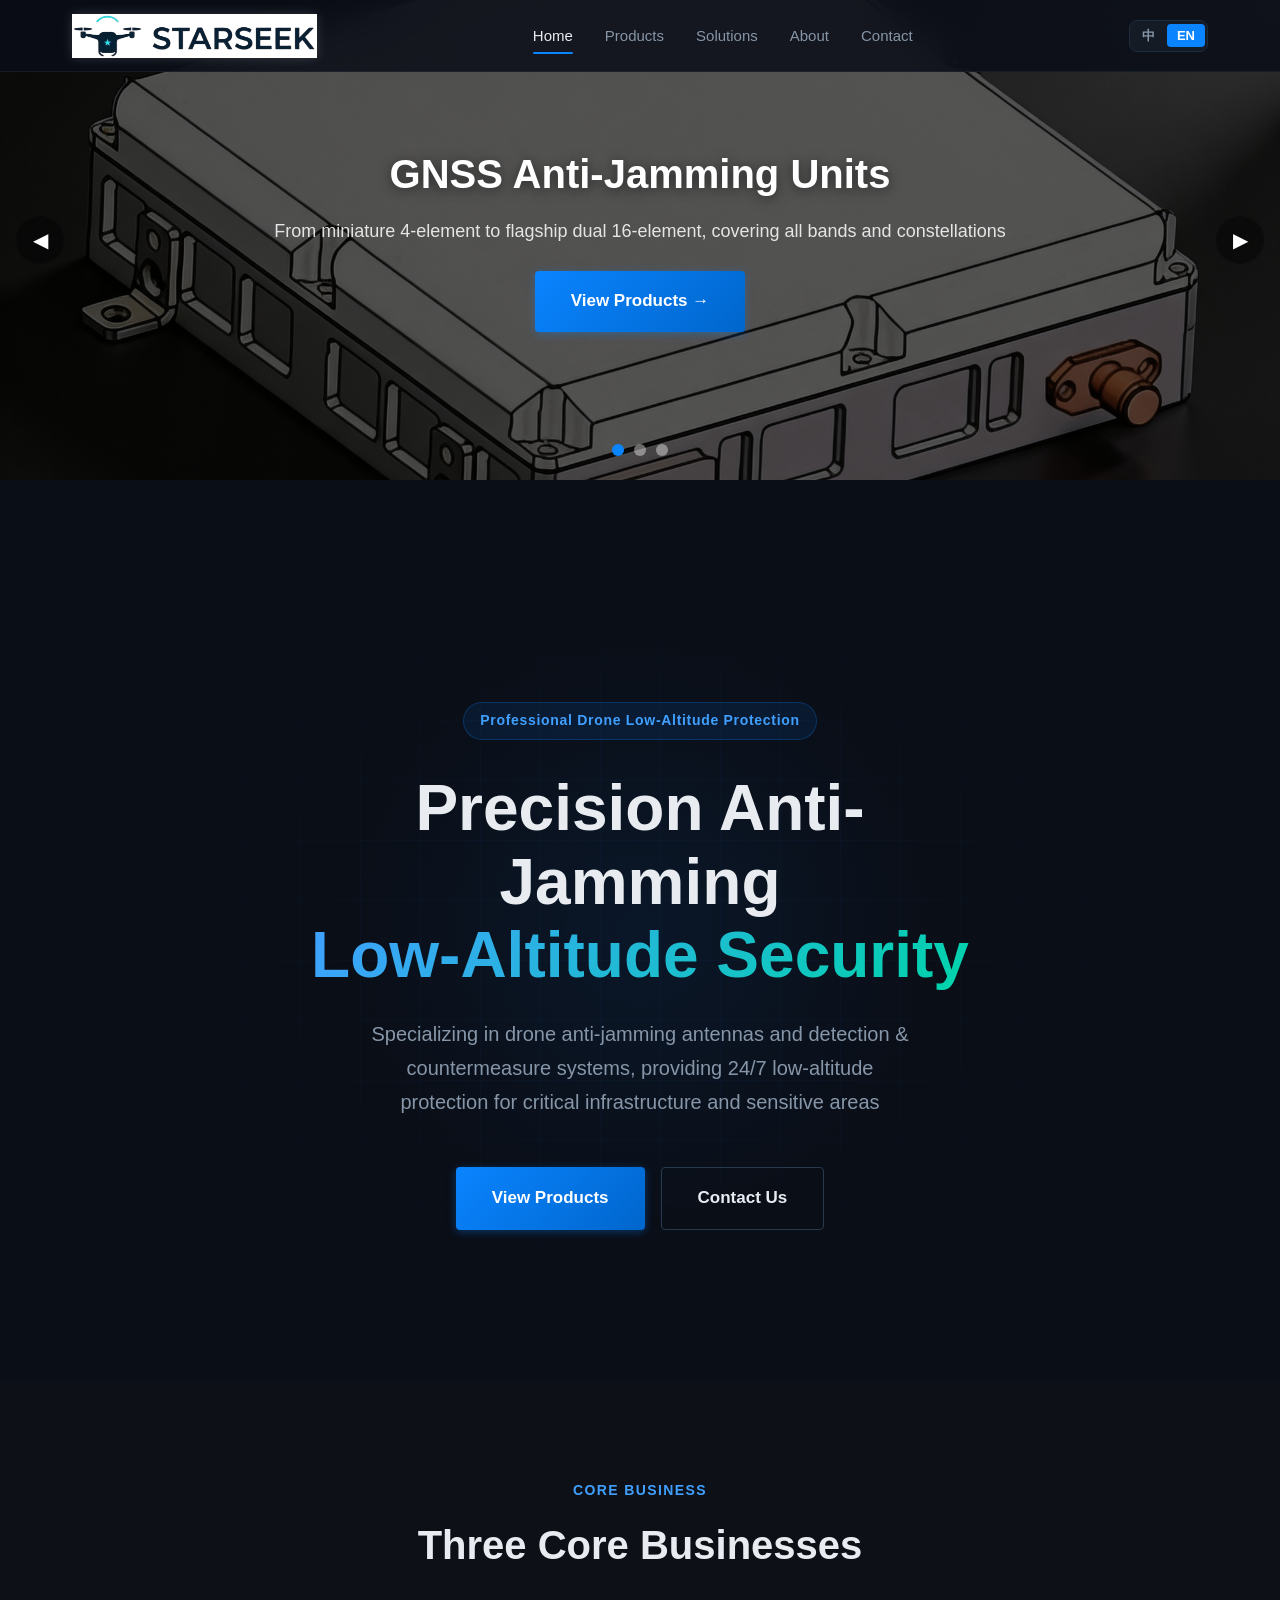
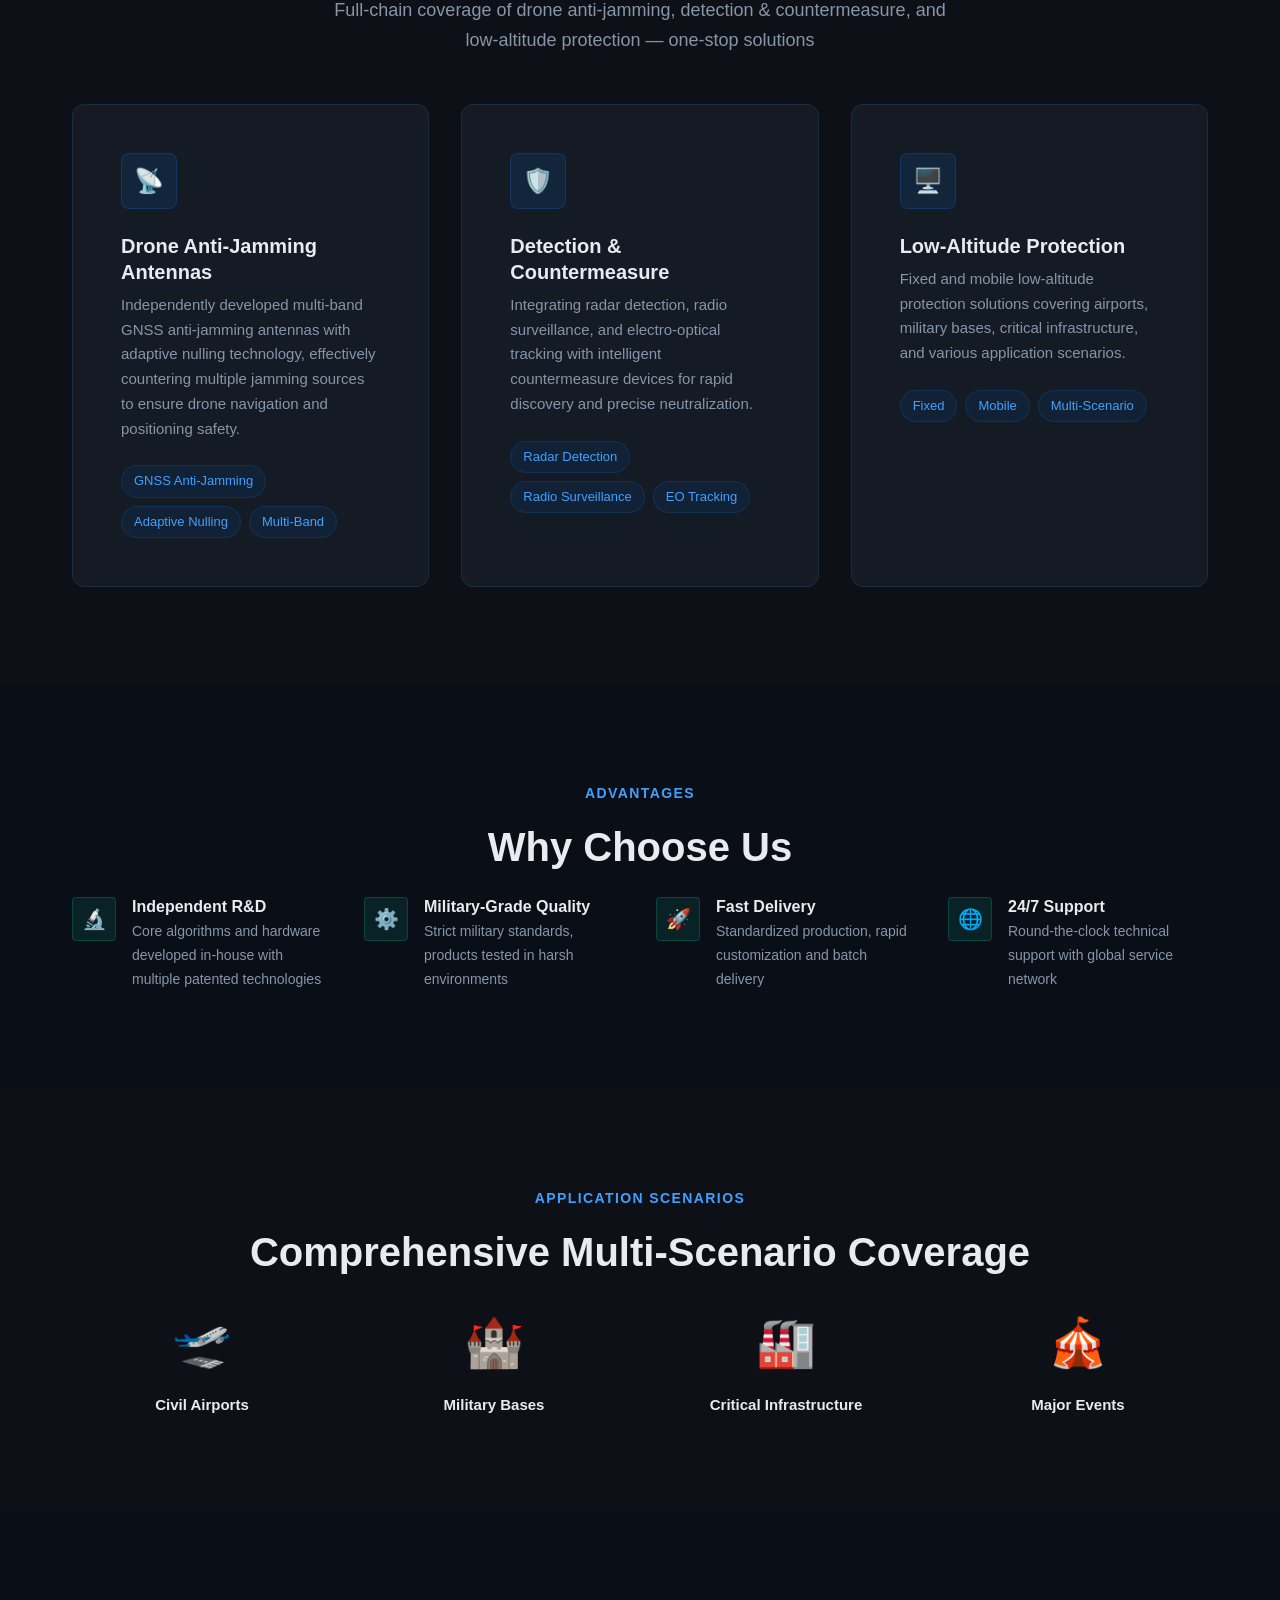
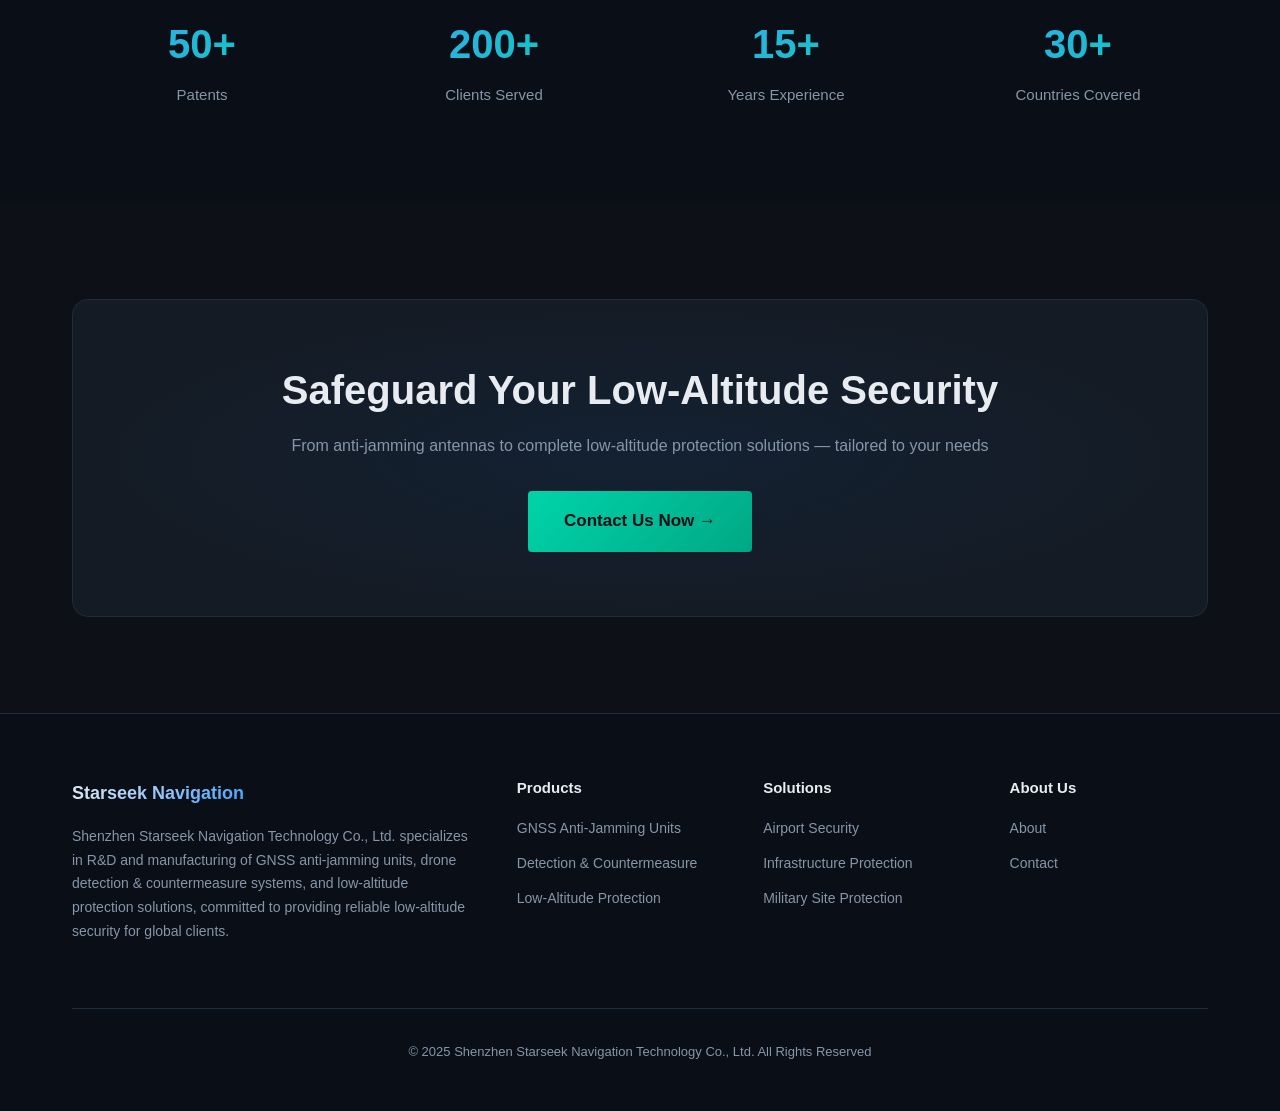
<file: index.html>
<!DOCTYPE html>
<html lang="zh-CN">
<head>
  <meta charset="UTF-8">
  <meta name="viewport" content="width=device-width, initial-scale=1.0">
  <title>星索导航科技 - Starseek Navigation Technology</title>
  <meta name="description" content="深圳市星索导航科技有限公司 - 无人机抗干扰天线、无人机侦测反制、低空防护产品">
  <script>
    // Auto-redirect based on browser language
    (function() {
      var lang = navigator.language || navigator.userLanguage || '';
      var target = lang.toLowerCase().startsWith('zh') ? '/zh/' : '/en/';
      window.location.replace(target);
    })();
  </script>
</head>
<body>
  <p>Redirecting... 跳转中...</p>
  <p><a href="/zh/">中文</a> | <a href="/en/">English</a></p>
</body>
</html>
</file>
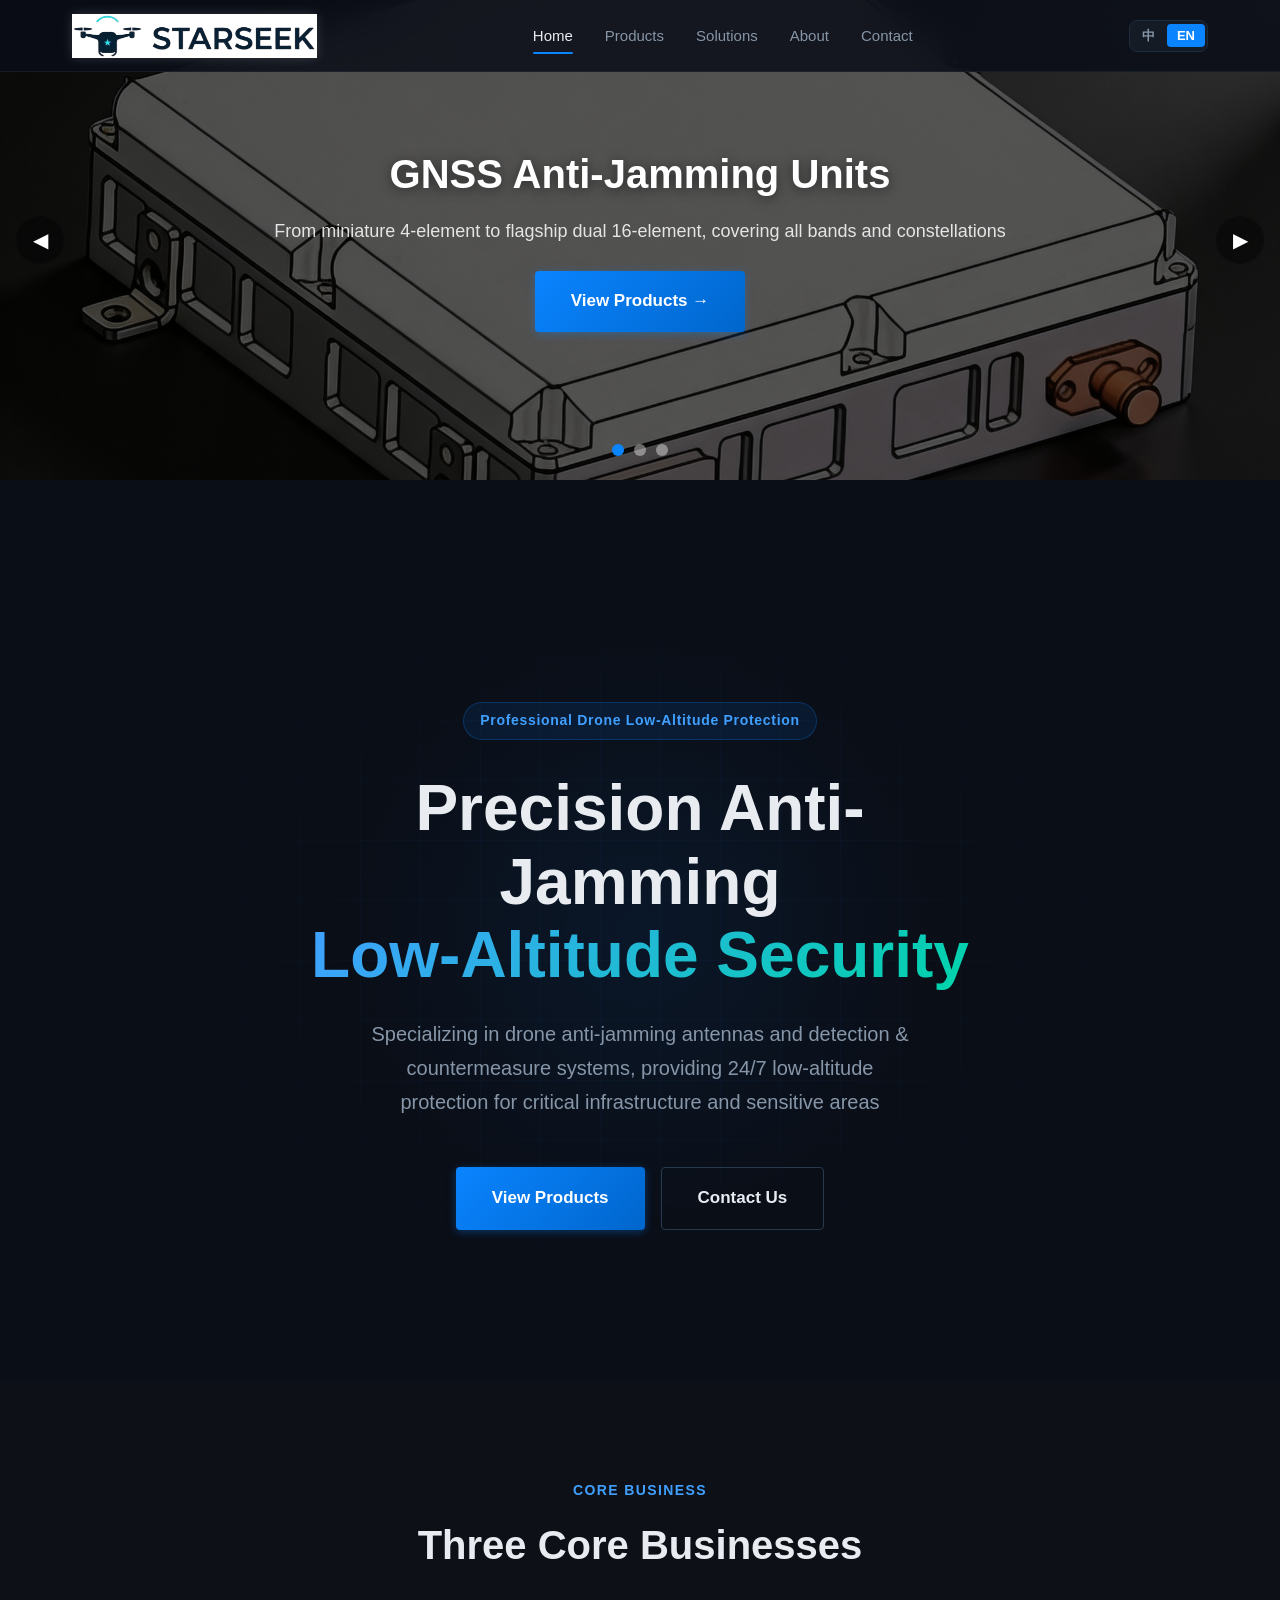
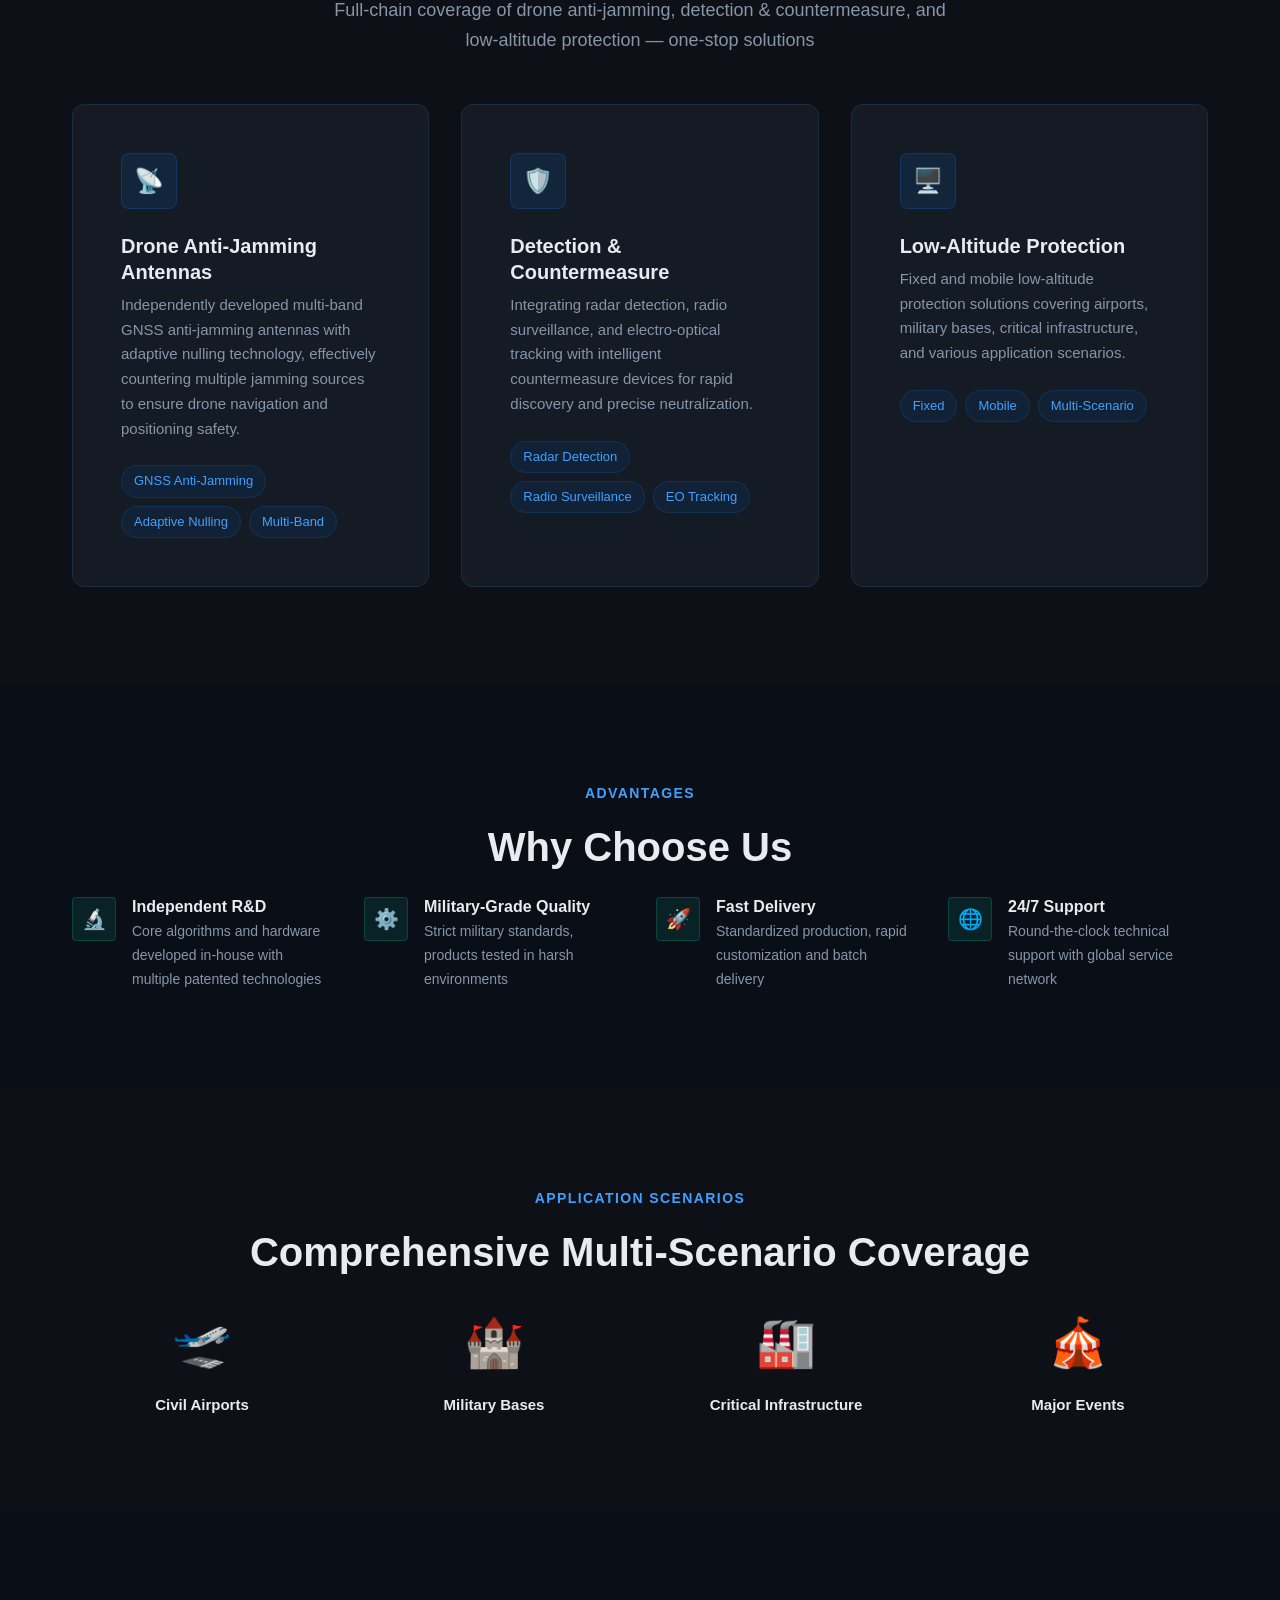
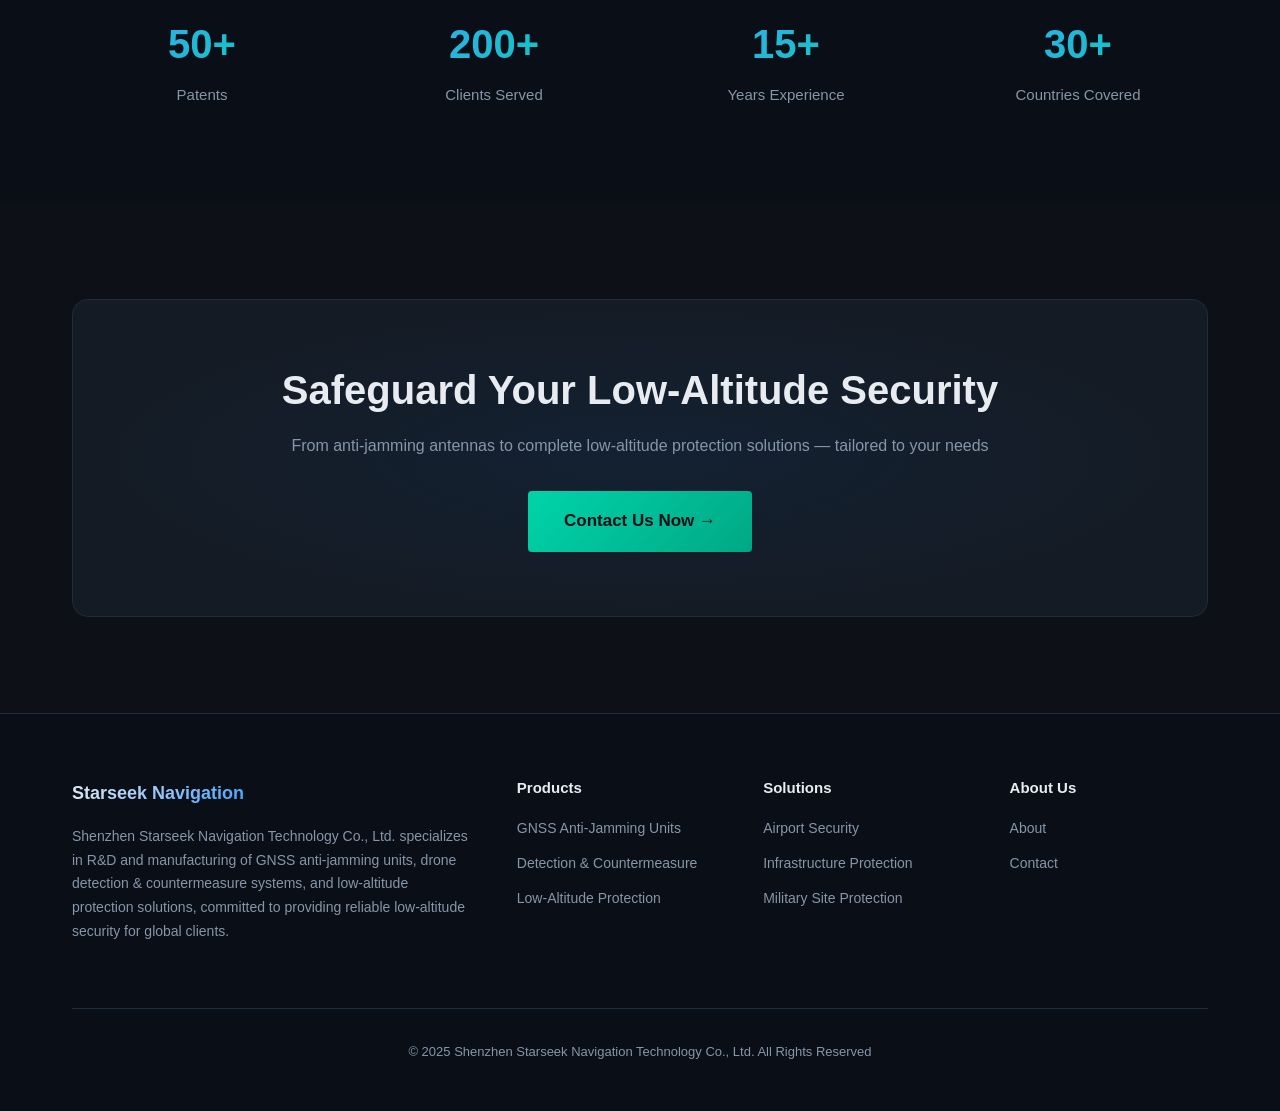
<file: en/index.html>
<!DOCTYPE html>
<html lang="en">
<head>
  <meta charset="UTF-8">
  <meta name="viewport" content="width=device-width, initial-scale=1.0">
  <title>Starseek Navigation Technology</title>
  <meta name="description" content="Shenzhen Starseek Navigation Technology Co., Ltd. - Specializing in drone anti-jamming antennas, detection & countermeasure systems, and low-altitude protection solutions">
  <link rel="stylesheet" href="../css/style.css">
  <link rel="preconnect" href="https://fonts.googleapis.com">
  <link rel="preconnect" href="https://fonts.gstatic.com" crossorigin>
  <link href="https://fonts.googleapis.com/css2?family=Inter:wght@400;500;600;700;800&display=swap" rel="stylesheet">
</head>
<body>

  <!-- Hero Section -->
  <section class="hero">
    <div class="hero-content animate-in">
      <div class="hero-badge">Professional Drone Low-Altitude Protection</div>
      <h1 class="hero-title">
        Precision Anti-Jamming<br>
        <span class="text-gradient">Low-Altitude Security</span>
      </h1>
      <p class="hero-subtitle">
        Specializing in drone anti-jamming antennas and detection & countermeasure systems, providing 24/7 low-altitude protection for critical infrastructure and sensitive areas
      </p>
      <div class="hero-actions">
        <a href="products.html" class="btn btn-primary btn-lg">View Products</a>
        <a href="contact.html" class="btn btn-outline btn-lg">Contact Us</a>
      </div>
    </div>
  </section>

  <!-- Core Business -->
  <section class="section">
    <div class="container">
      <div class="text-center reveal">
        <span class="section-label">CORE BUSINESS</span>
        <h2 class="section-title">Three Core Businesses</h2>
        <p class="section-desc" style="margin-left:auto;margin-right:auto;">
          Full-chain coverage of drone anti-jamming, detection & countermeasure, and low-altitude protection — one-stop solutions
        </p>
      </div>
      <div class="card-grid">
        <div class="card reveal">
          <div class="card-icon">📡</div>
          <h3 class="card-title">Drone Anti-Jamming Antennas</h3>
          <p class="card-desc">
            Independently developed multi-band GNSS anti-jamming antennas with adaptive nulling technology, effectively countering multiple jamming sources to ensure drone navigation and positioning safety.
          </p>
          <div class="card-tags">
            <span class="tag">GNSS Anti-Jamming</span>
            <span class="tag">Adaptive Nulling</span>
            <span class="tag">Multi-Band</span>
          </div>
        </div>
        <div class="card reveal">
          <div class="card-icon">🛡️</div>
          <h3 class="card-title">Detection & Countermeasure</h3>
          <p class="card-desc">
            Integrating radar detection, radio surveillance, and electro-optical tracking with intelligent countermeasure devices for rapid discovery and precise neutralization.
          </p>
          <div class="card-tags">
            <span class="tag">Radar Detection</span>
            <span class="tag">Radio Surveillance</span>
            <span class="tag">EO Tracking</span>
          </div>
        </div>
        <div class="card reveal">
          <div class="card-icon">🖥️</div>
          <h3 class="card-title">Low-Altitude Protection</h3>
          <p class="card-desc">
            Fixed and mobile low-altitude protection solutions covering airports, military bases, critical infrastructure, and various application scenarios.
          </p>
          <div class="card-tags">
            <span class="tag">Fixed</span>
            <span class="tag">Mobile</span>
            <span class="tag">Multi-Scenario</span>
          </div>
        </div>
      </div>
    </div>
  </section>

  <!-- Advantages -->
  <section class="section" style="background: var(--color-bg-deep);">
    <div class="container">
      <div class="text-center reveal">
        <span class="section-label">ADVANTAGES</span>
        <h2 class="section-title">Why Choose Us</h2>
      </div>
      <div class="feature-list">
        <div class="feature-item reveal">
          <div class="feature-icon">🔬</div>
          <div class="feature-text">
            <h4>Independent R&D</h4>
            <p>Core algorithms and hardware developed in-house with multiple patented technologies</p>
          </div>
        </div>
        <div class="feature-item reveal">
          <div class="feature-icon">⚙️</div>
          <div class="feature-text">
            <h4>Military-Grade Quality</h4>
            <p>Strict military standards, products tested in harsh environments</p>
          </div>
        </div>
        <div class="feature-item reveal">
          <div class="feature-icon">🚀</div>
          <div class="feature-text">
            <h4>Fast Delivery</h4>
            <p>Standardized production, rapid customization and batch delivery</p>
          </div>
        </div>
        <div class="feature-item reveal">
          <div class="feature-icon">🌐</div>
          <div class="feature-text">
            <h4>24/7 Support</h4>
            <p>Round-the-clock technical support with global service network</p>
          </div>
        </div>
      </div>
    </div>
  </section>

  <!-- Application Scenarios -->
  <section class="section">
    <div class="container">
      <div class="text-center reveal">
        <span class="section-label">APPLICATION SCENARIOS</span>
        <h2 class="section-title">Comprehensive Multi-Scenario Coverage</h2>
      </div>
      <div class="stats-row">
        <div class="reveal">
          <div style="font-size:3rem;margin-bottom:0.5rem;">🛫</div>
          <div class="stat-label" style="font-weight:600;color:var(--color-text-primary);">Civil Airports</div>
        </div>
        <div class="reveal">
          <div style="font-size:3rem;margin-bottom:0.5rem;">🏰</div>
          <div class="stat-label" style="font-weight:600;color:var(--color-text-primary);">Military Bases</div>
        </div>
        <div class="reveal">
          <div style="font-size:3rem;margin-bottom:0.5rem;">🏭</div>
          <div class="stat-label" style="font-weight:600;color:var(--color-text-primary);">Critical Infrastructure</div>
        </div>
        <div class="reveal">
          <div style="font-size:3rem;margin-bottom:0.5rem;">🎪</div>
          <div class="stat-label" style="font-weight:600;color:var(--color-text-primary);">Major Events</div>
        </div>
      </div>
    </div>
  </section>

  <!-- Stats -->
  <section class="section" style="background: var(--color-bg-deep);">
    <div class="container">
      <div class="stats-row">
        <div class="reveal">
          <div class="stat-value">50+</div>
          <div class="stat-label">Patents</div>
        </div>
        <div class="reveal">
          <div class="stat-value">200+</div>
          <div class="stat-label">Clients Served</div>
        </div>
        <div class="reveal">
          <div class="stat-value">15+</div>
          <div class="stat-label">Years Experience</div>
        </div>
        <div class="reveal">
          <div class="stat-value">30+</div>
          <div class="stat-label">Countries Covered</div>
        </div>
      </div>
    </div>
  </section>

  <!-- CTA -->
  <section class="section">
    <div class="container reveal">
      <div class="cta-section">
        <h2>Safeguard Your Low-Altitude Security</h2>
        <p>From anti-jamming antennas to complete low-altitude protection solutions — tailored to your needs</p>
        <a href="contact.html" class="btn btn-accent btn-lg">Contact Us Now →</a>
      </div>
    </div>
  </section>

  <script src="../js/i18n.js"></script>
  <script src="../js/main.js"></script>
</body>
</html>
</file>
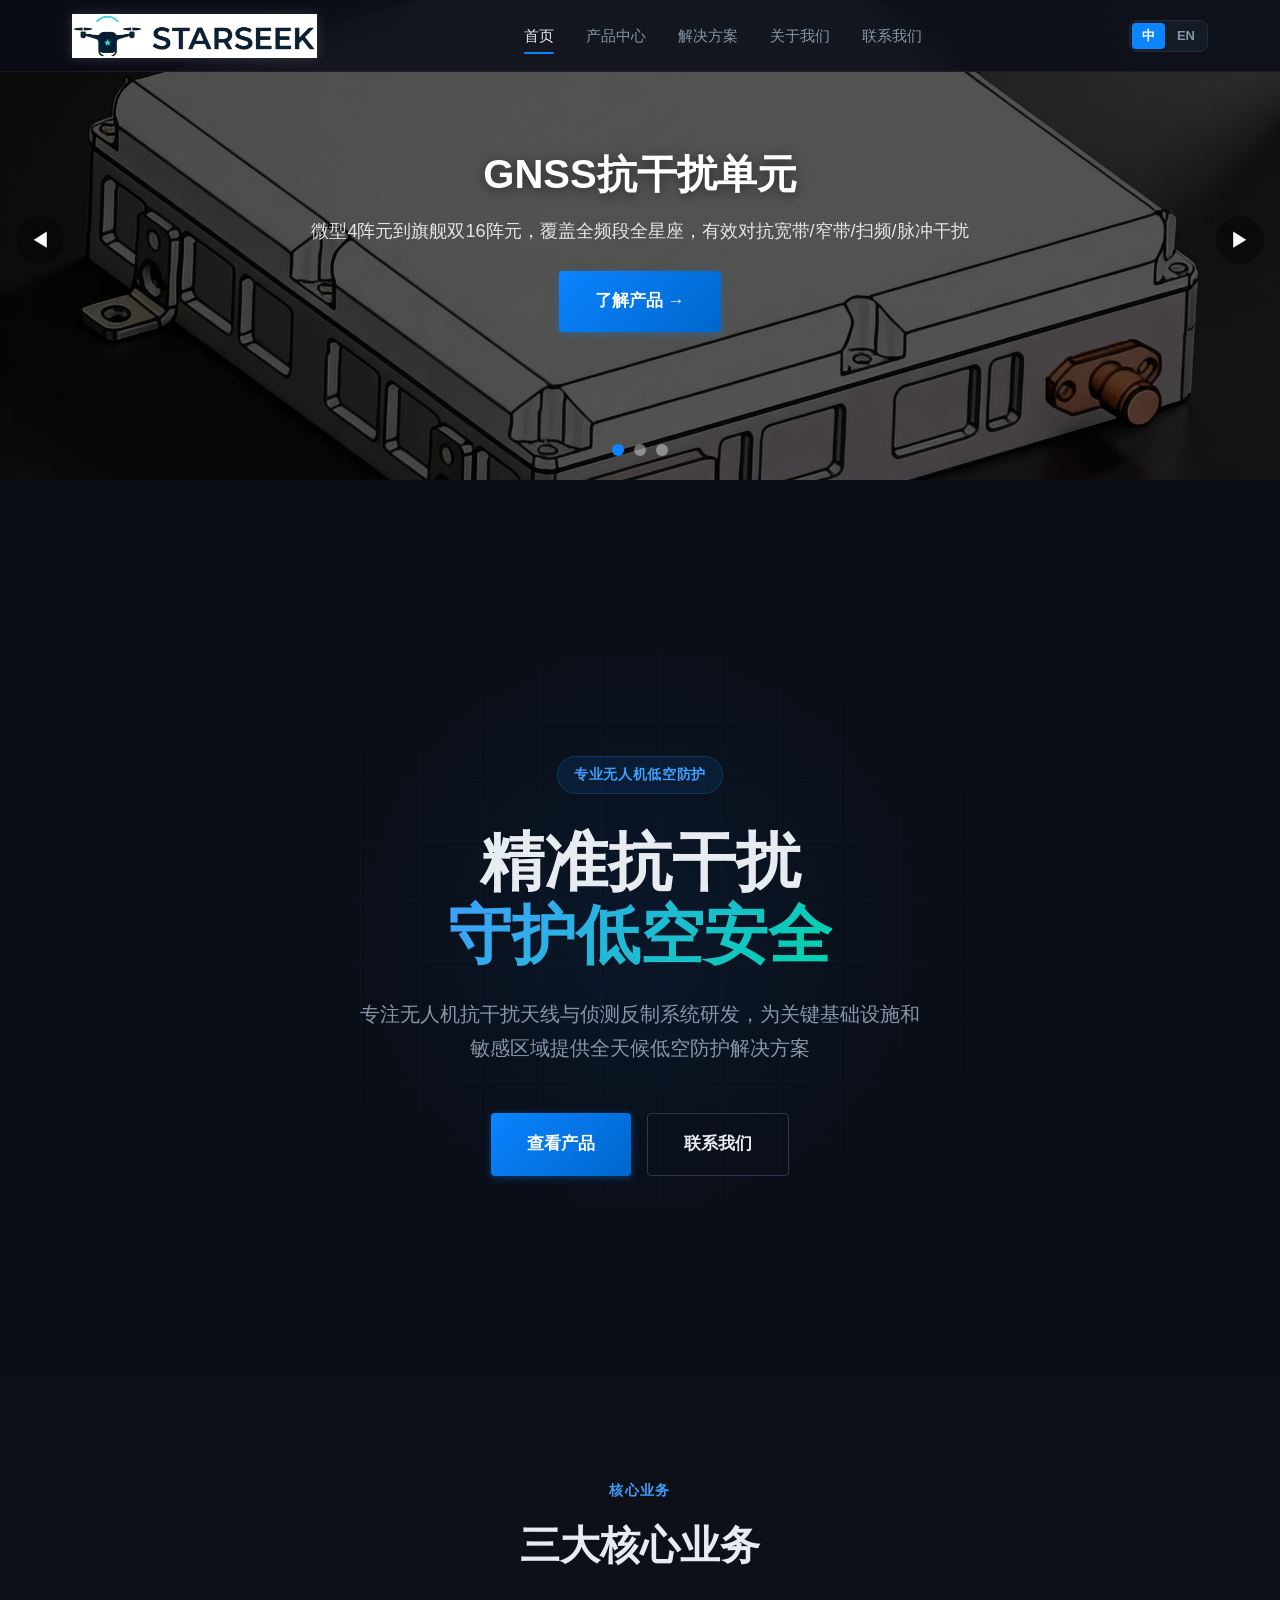
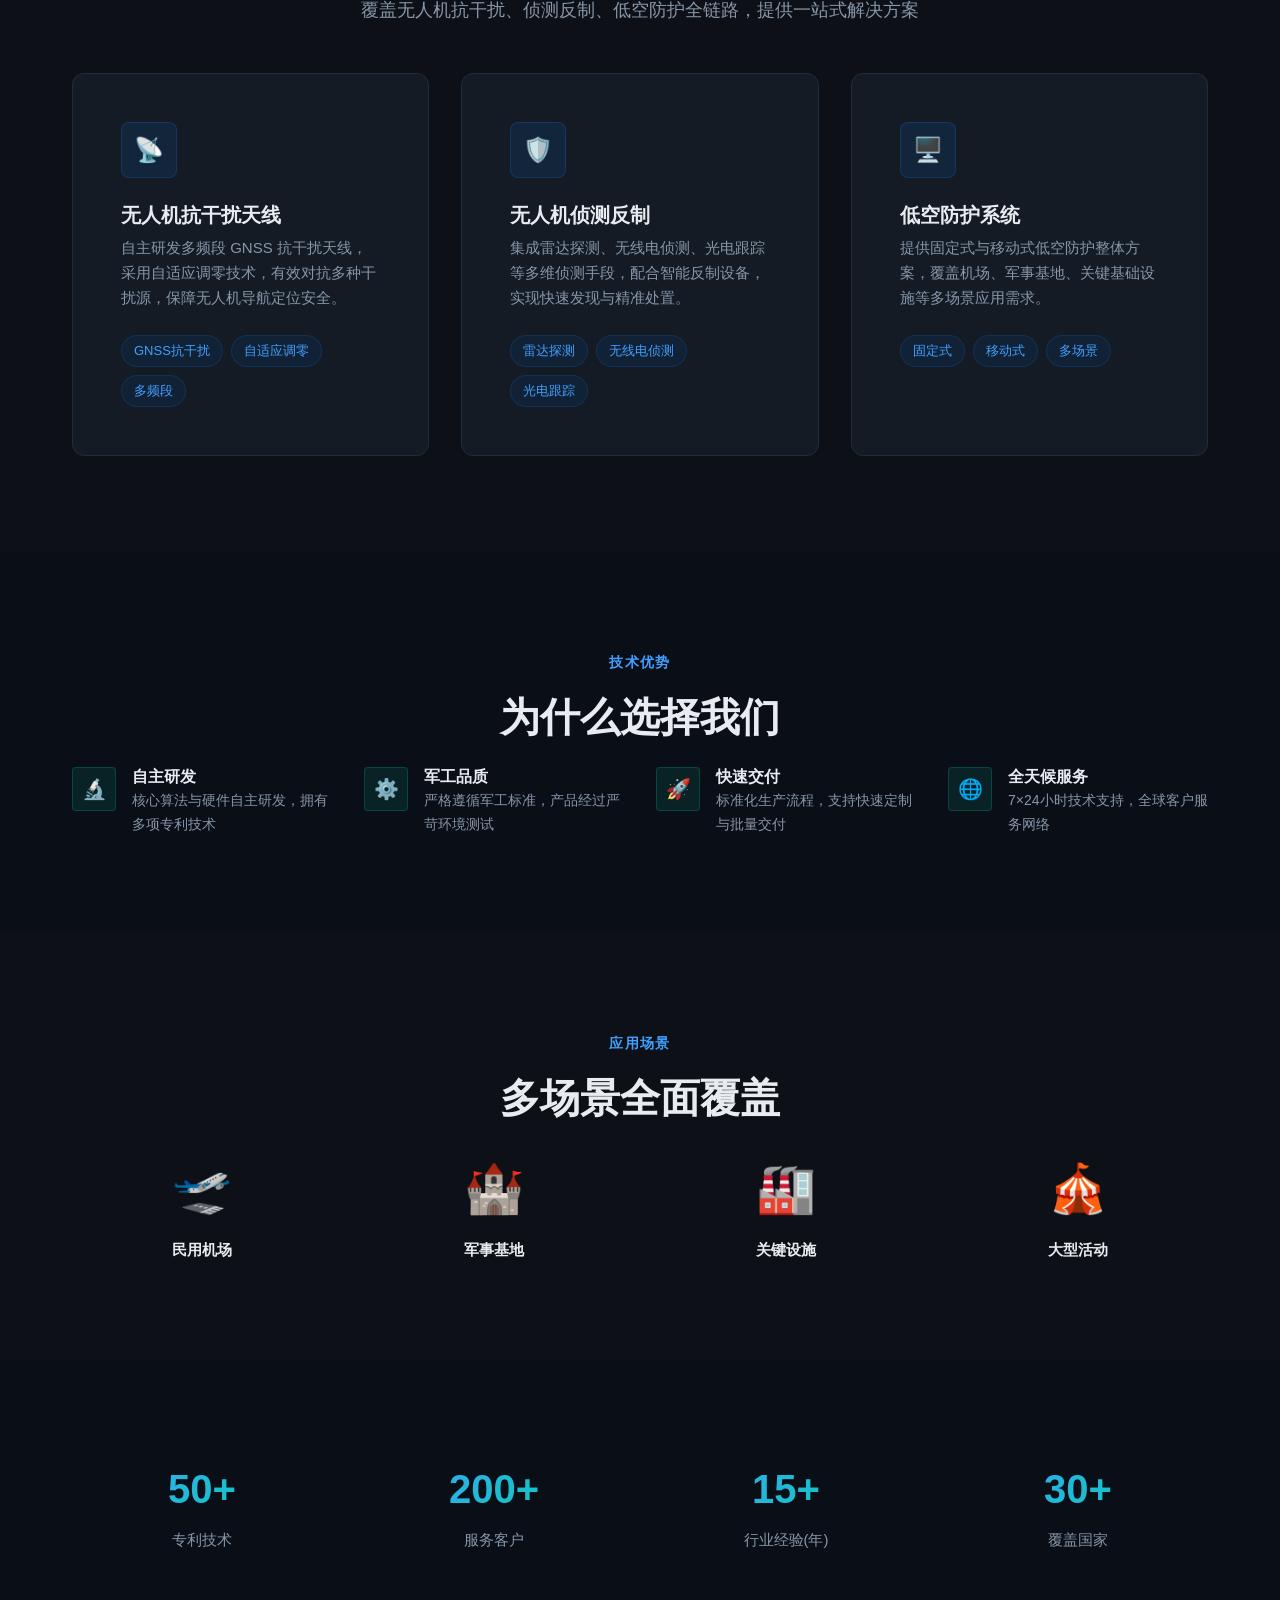
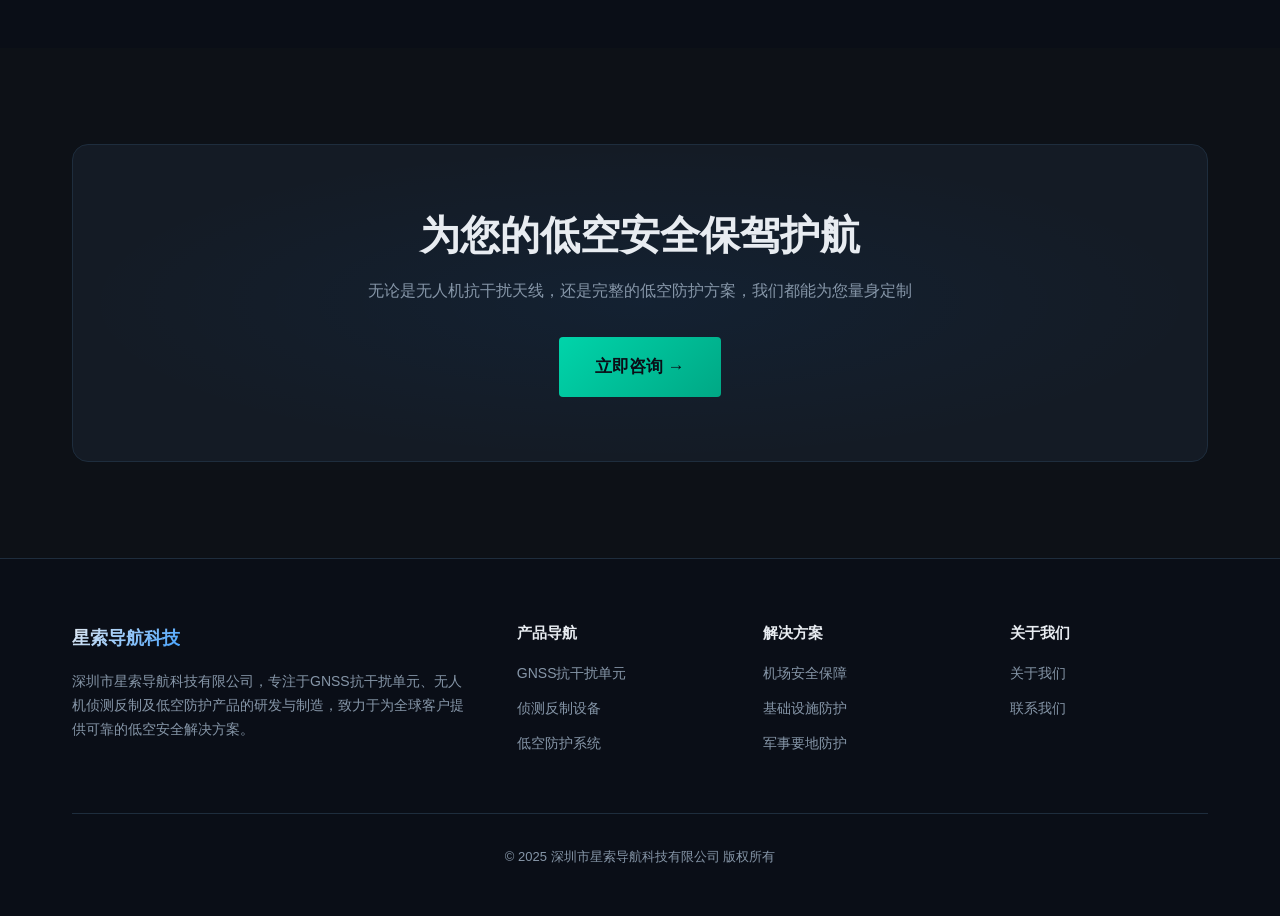
<file: zh/index.html>
<!DOCTYPE html>
<html lang="zh-CN">
<head>
  <meta charset="UTF-8">
  <meta name="viewport" content="width=device-width, initial-scale=1.0">
  <title>星索导航科技</title>
  <meta name="description" content="深圳市星索导航科技有限公司 - 专注无人机抗干扰天线与侦测反制系统研发，提供全天候低空防护解决方案">
  <link rel="stylesheet" href="../css/style.css">
  <!-- Preconnect for fonts -->
  <link rel="preconnect" href="https://fonts.googleapis.com">
  <link rel="preconnect" href="https://fonts.gstatic.com" crossorigin>
  <link href="https://fonts.googleapis.com/css2?family=Inter:wght@400;500;600;700;800&display=swap" rel="stylesheet">
</head>
<body>

  <!-- Hero Section -->
  <section class="hero">
    <div class="hero-content animate-in">
      <div class="hero-badge">专业无人机低空防护</div>
      <h1 class="hero-title">
        精准抗干扰<br>
        <span class="text-gradient">守护低空安全</span>
      </h1>
      <p class="hero-subtitle">
        专注无人机抗干扰天线与侦测反制系统研发，为关键基础设施和敏感区域提供全天候低空防护解决方案
      </p>
      <div class="hero-actions">
        <a href="products.html" class="btn btn-primary btn-lg">查看产品</a>
        <a href="contact.html" class="btn btn-outline btn-lg">联系我们</a>
      </div>
    </div>
  </section>

  <!-- Core Business -->
  <section class="section">
    <div class="container">
      <div class="text-center reveal">
        <span class="section-label">核心业务</span>
        <h2 class="section-title">三大核心业务</h2>
        <p class="section-desc" style="margin-left:auto;margin-right:auto;">
          覆盖无人机抗干扰、侦测反制、低空防护全链路，提供一站式解决方案
        </p>
      </div>
      <div class="card-grid">
        <div class="card reveal">
          <div class="card-icon">📡</div>
          <h3 class="card-title">无人机抗干扰天线</h3>
          <p class="card-desc">
            自主研发多频段 GNSS 抗干扰天线，采用自适应调零技术，有效对抗多种干扰源，保障无人机导航定位安全。
          </p>
          <div class="card-tags">
            <span class="tag">GNSS抗干扰</span>
            <span class="tag">自适应调零</span>
            <span class="tag">多频段</span>
          </div>
        </div>
        <div class="card reveal">
          <div class="card-icon">🛡️</div>
          <h3 class="card-title">无人机侦测反制</h3>
          <p class="card-desc">
            集成雷达探测、无线电侦测、光电跟踪等多维侦测手段，配合智能反制设备，实现快速发现与精准处置。
          </p>
          <div class="card-tags">
            <span class="tag">雷达探测</span>
            <span class="tag">无线电侦测</span>
            <span class="tag">光电跟踪</span>
          </div>
        </div>
        <div class="card reveal">
          <div class="card-icon">🖥️</div>
          <h3 class="card-title">低空防护系统</h3>
          <p class="card-desc">
            提供固定式与移动式低空防护整体方案，覆盖机场、军事基地、关键基础设施等多场景应用需求。
          </p>
          <div class="card-tags">
            <span class="tag">固定式</span>
            <span class="tag">移动式</span>
            <span class="tag">多场景</span>
          </div>
        </div>
      </div>
    </div>
  </section>

  <!-- Advantages -->
  <section class="section" style="background: var(--color-bg-deep);">
    <div class="container">
      <div class="text-center reveal">
        <span class="section-label">技术优势</span>
        <h2 class="section-title">为什么选择我们</h2>
      </div>
      <div class="feature-list">
        <div class="feature-item reveal">
          <div class="feature-icon">🔬</div>
          <div class="feature-text">
            <h4>自主研发</h4>
            <p>核心算法与硬件自主研发，拥有多项专利技术</p>
          </div>
        </div>
        <div class="feature-item reveal">
          <div class="feature-icon">⚙️</div>
          <div class="feature-text">
            <h4>军工品质</h4>
            <p>严格遵循军工标准，产品经过严苛环境测试</p>
          </div>
        </div>
        <div class="feature-item reveal">
          <div class="feature-icon">🚀</div>
          <div class="feature-text">
            <h4>快速交付</h4>
            <p>标准化生产流程，支持快速定制与批量交付</p>
          </div>
        </div>
        <div class="feature-item reveal">
          <div class="feature-icon">🌐</div>
          <div class="feature-text">
            <h4>全天候服务</h4>
            <p>7×24小时技术支持，全球客户服务网络</p>
          </div>
        </div>
      </div>
    </div>
  </section>

  <!-- Application Scenarios -->
  <section class="section">
    <div class="container">
      <div class="text-center reveal">
        <span class="section-label">应用场景</span>
        <h2 class="section-title">多场景全面覆盖</h2>
      </div>
      <div class="stats-row">
        <div class="reveal">
          <div style="font-size:3rem;margin-bottom:0.5rem;">🛫</div>
          <div class="stat-label" style="font-weight:600;color:var(--color-text-primary);">民用机场</div>
        </div>
        <div class="reveal">
          <div style="font-size:3rem;margin-bottom:0.5rem;">🏰</div>
          <div class="stat-label" style="font-weight:600;color:var(--color-text-primary);">军事基地</div>
        </div>
        <div class="reveal">
          <div style="font-size:3rem;margin-bottom:0.5rem;">🏭</div>
          <div class="stat-label" style="font-weight:600;color:var(--color-text-primary);">关键设施</div>
        </div>
        <div class="reveal">
          <div style="font-size:3rem;margin-bottom:0.5rem;">🎪</div>
          <div class="stat-label" style="font-weight:600;color:var(--color-text-primary);">大型活动</div>
        </div>
      </div>
    </div>
  </section>

  <!-- Stats -->
  <section class="section" style="background: var(--color-bg-deep);">
    <div class="container">
      <div class="stats-row">
        <div class="reveal">
          <div class="stat-value">50+</div>
          <div class="stat-label">专利技术</div>
        </div>
        <div class="reveal">
          <div class="stat-value">200+</div>
          <div class="stat-label">服务客户</div>
        </div>
        <div class="reveal">
          <div class="stat-value">15+</div>
          <div class="stat-label">行业经验(年)</div>
        </div>
        <div class="reveal">
          <div class="stat-value">30+</div>
          <div class="stat-label">覆盖国家</div>
        </div>
      </div>
    </div>
  </section>

  <!-- CTA -->
  <section class="section">
    <div class="container reveal">
      <div class="cta-section">
        <h2>为您的低空安全保驾护航</h2>
        <p>无论是无人机抗干扰天线，还是完整的低空防护方案，我们都能为您量身定制</p>
        <a href="contact.html" class="btn btn-accent btn-lg">立即咨询 →</a>
      </div>
    </div>
  </section>

  <script src="../js/i18n.js"></script>
  <script src="../js/main.js"></script>
</body>
</html>
</file>
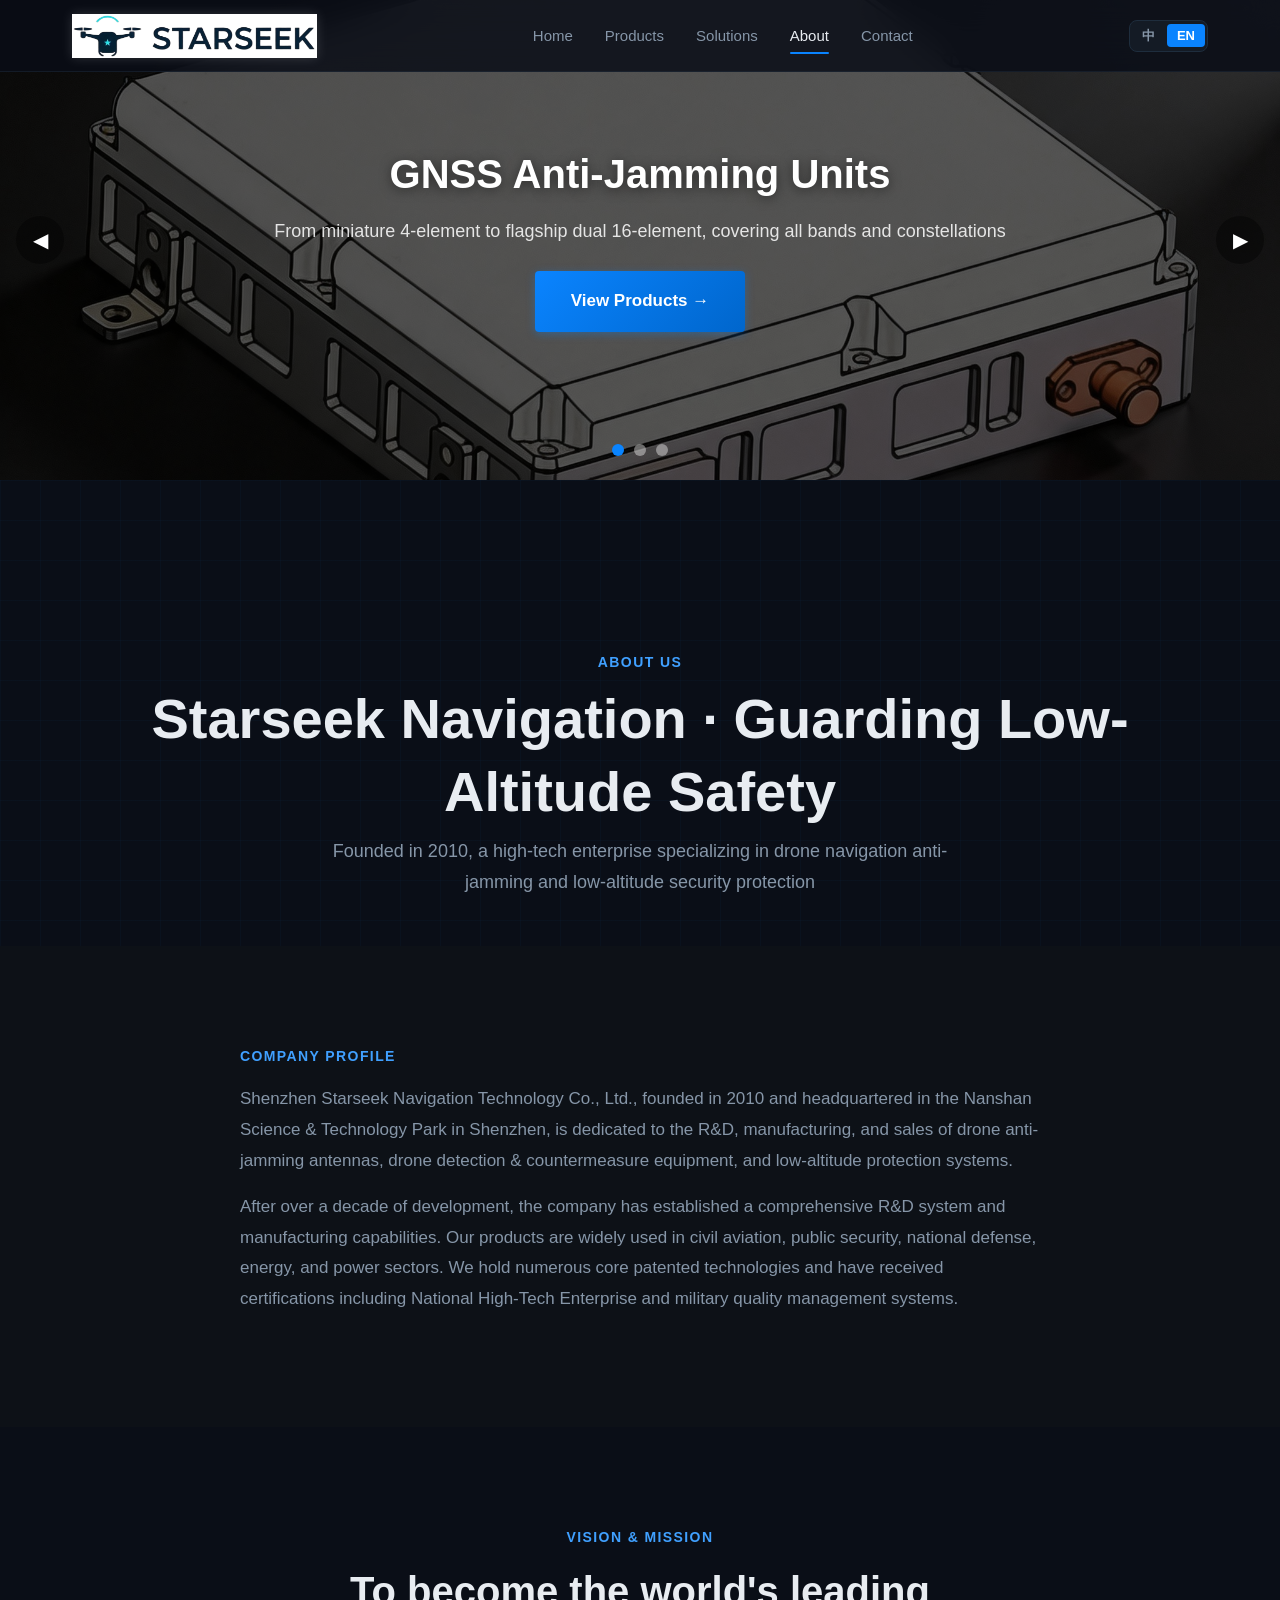
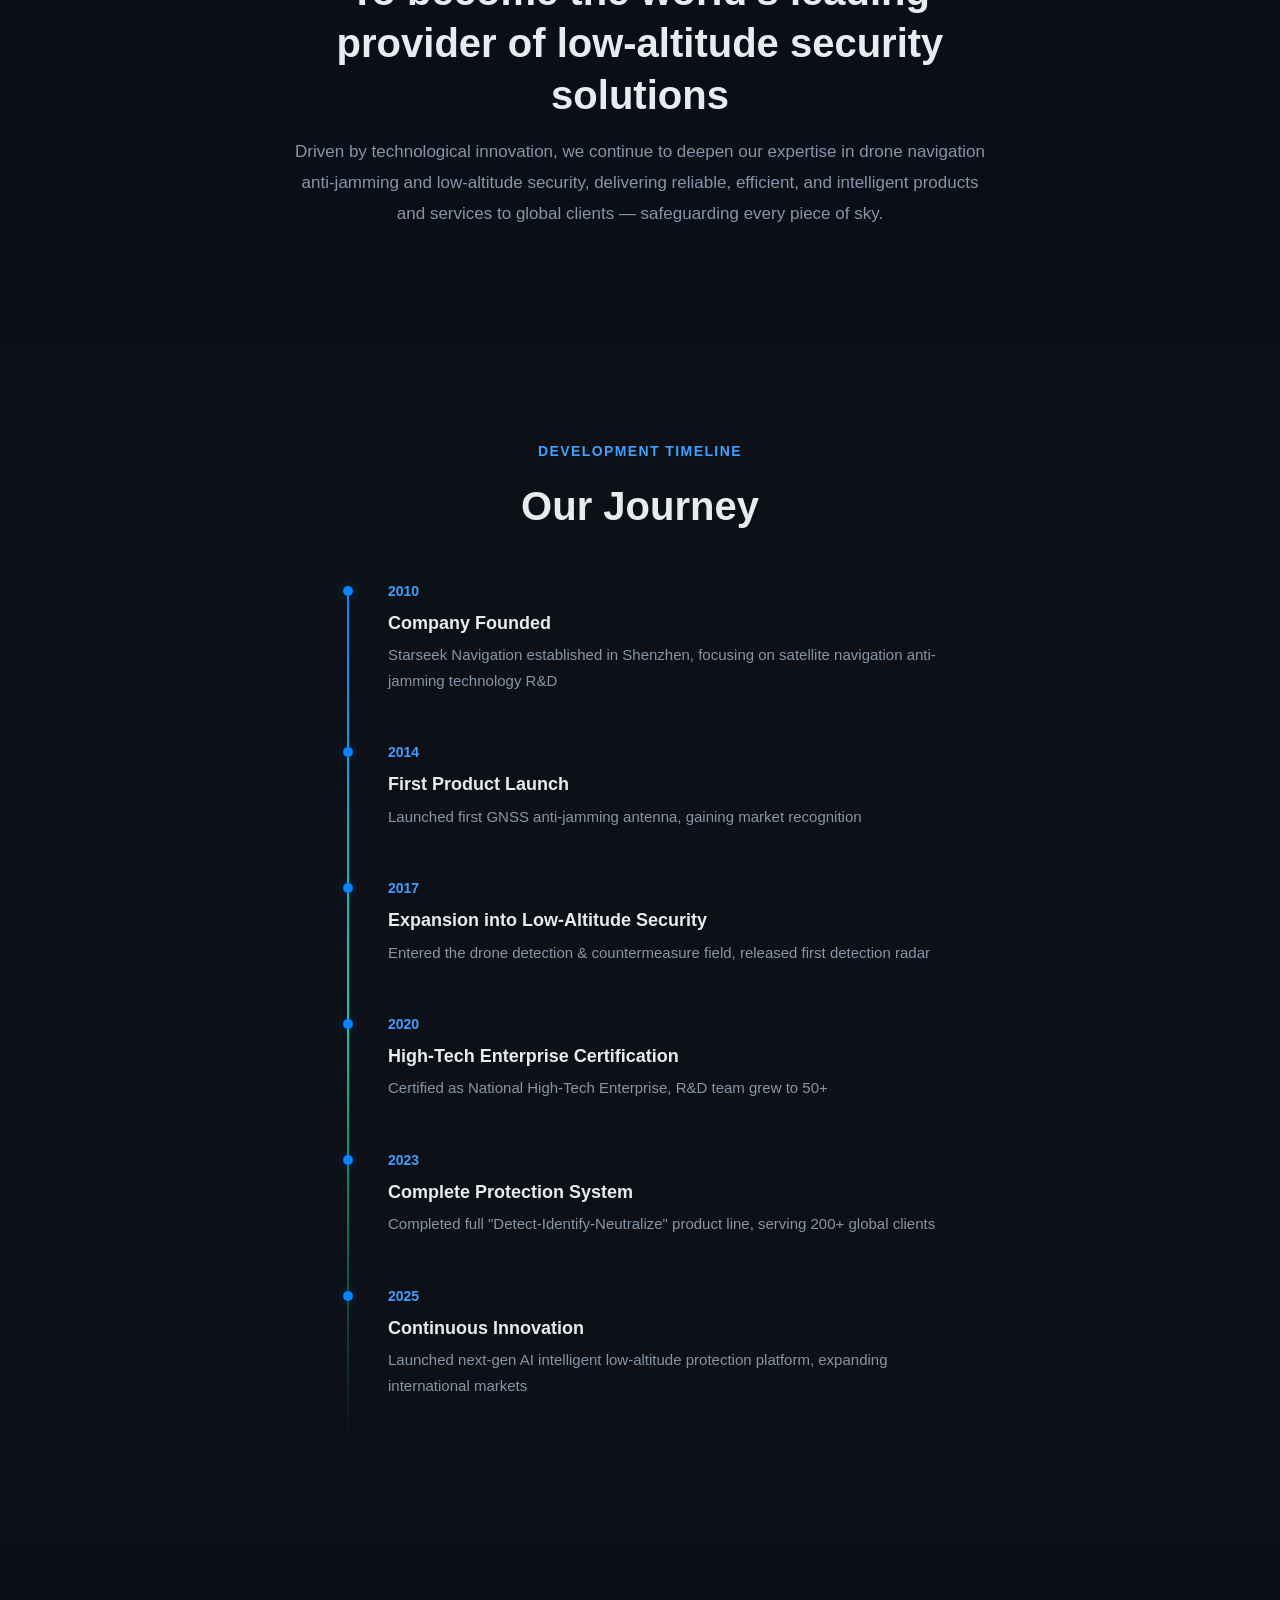
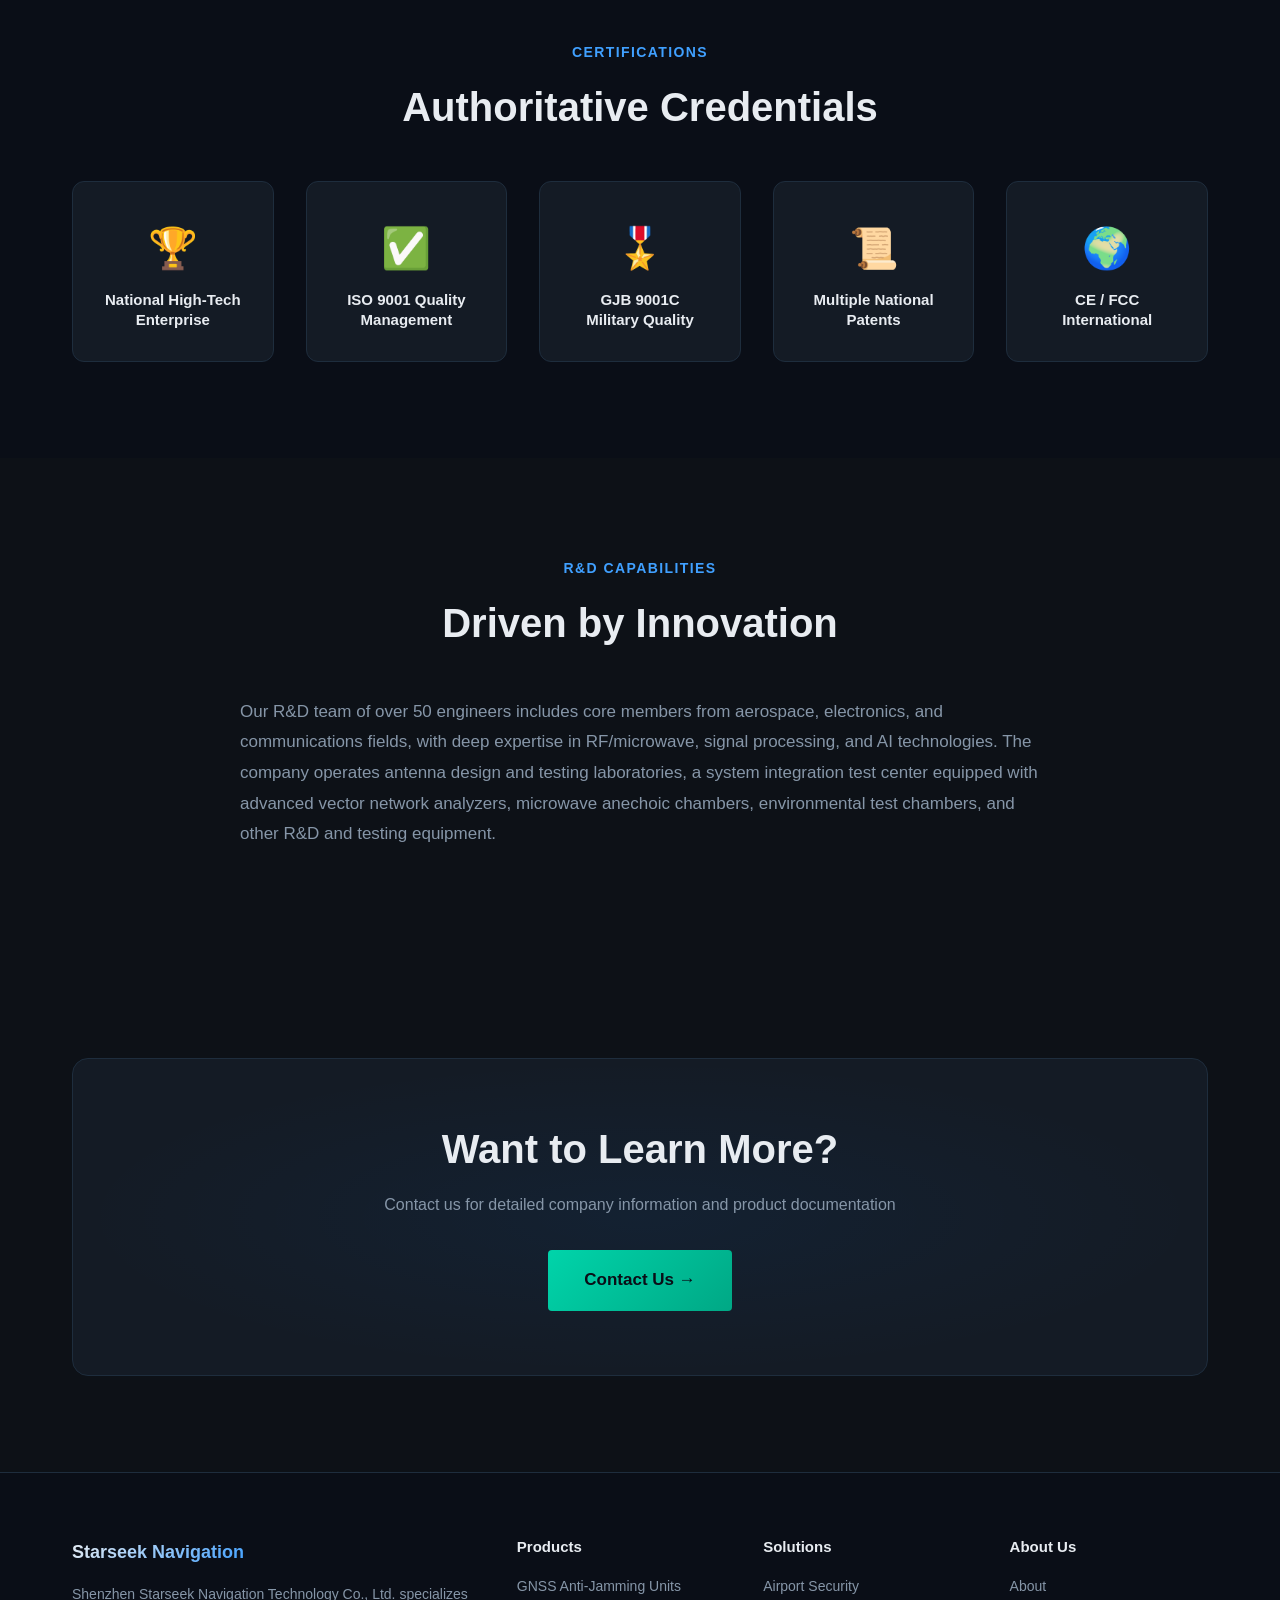
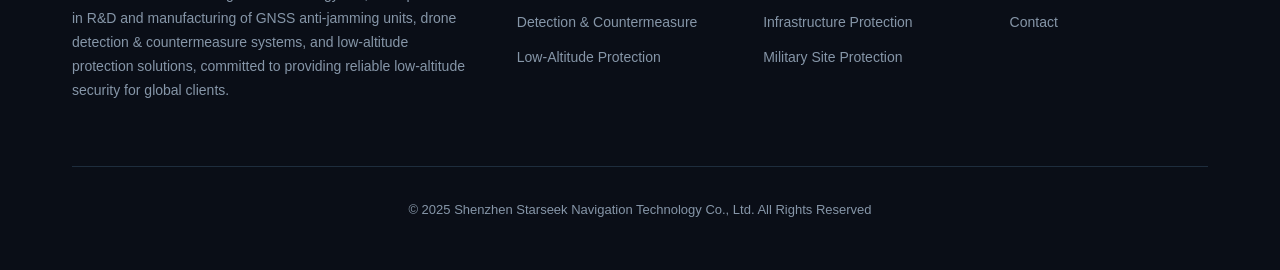
<file: en/about.html>
<!DOCTYPE html>
<html lang="en">
<head>
  <meta charset="UTF-8">
  <meta name="viewport" content="width=device-width, initial-scale=1.0">
  <title>About Us - Starseek Navigation Technology</title>
  <meta name="description" content="Shenzhen Starseek Navigation Technology Co., Ltd. - Company profile, development timeline, certifications, R&D capabilities">
  <link rel="stylesheet" href="../css/style.css">
  <link rel="preconnect" href="https://fonts.googleapis.com">
  <link rel="preconnect" href="https://fonts.gstatic.com" crossorigin>
  <link href="https://fonts.googleapis.com/css2?family=Inter:wght@400;500;600;700;800&display=swap" rel="stylesheet">
</head>
<body>

  <!-- Page Header -->
  <section class="page-header">
    <div class="container text-center">
      <span class="section-label">ABOUT US</span>
      <h1 class="section-title">Starseek Navigation · Guarding Low-Altitude Safety</h1>
      <p class="section-desc" style="margin-left:auto;margin-right:auto;">
        Founded in 2010, a high-tech enterprise specializing in drone navigation anti-jamming and low-altitude security protection
      </p>
    </div>
  </section>

  <!-- Company Intro -->
  <section class="section">
    <div class="container">
      <div class="reveal" style="max-width:800px;margin:0 auto;">
        <span class="section-label">Company Profile</span>
        <p style="font-size:1.0625rem;line-height:1.8;">
          Shenzhen Starseek Navigation Technology Co., Ltd., founded in 2010 and headquartered in the Nanshan Science & Technology Park in Shenzhen, is dedicated to the R&D, manufacturing, and sales of drone anti-jamming antennas, drone detection & countermeasure equipment, and low-altitude protection systems.
        </p>
        <p style="font-size:1.0625rem;line-height:1.8;">
          After over a decade of development, the company has established a comprehensive R&D system and manufacturing capabilities. Our products are widely used in civil aviation, public security, national defense, energy, and power sectors. We hold numerous core patented technologies and have received certifications including National High-Tech Enterprise and military quality management systems.
        </p>
      </div>
    </div>
  </section>

  <!-- Vision & Mission -->
  <section class="section" style="background: var(--color-bg-deep);">
    <div class="container">
      <div class="reveal" style="max-width:700px;margin:0 auto;text-align:center;">
        <span class="section-label">Vision & Mission</span>
        <h2 style="margin-bottom:var(--space-md);">To become the world's leading provider of low-altitude security solutions</h2>
        <p style="font-size:1.0625rem;line-height:1.8;">
          Driven by technological innovation, we continue to deepen our expertise in drone navigation anti-jamming and low-altitude security, delivering reliable, efficient, and intelligent products and services to global clients — safeguarding every piece of sky.
        </p>
      </div>
    </div>
  </section>

  <!-- Timeline -->
  <section class="section">
    <div class="container">
      <div class="text-center reveal" style="margin-bottom:var(--space-2xl);">
        <span class="section-label">Development Timeline</span>
        <h2 class="section-title">Our Journey</h2>
      </div>
      <div class="timeline reveal" style="max-width:600px;margin:0 auto;">
        <div class="timeline-item">
          <div class="timeline-year">2010</div>
          <div class="timeline-title">Company Founded</div>
          <div class="timeline-desc">Starseek Navigation established in Shenzhen, focusing on satellite navigation anti-jamming technology R&D</div>
        </div>
        <div class="timeline-item">
          <div class="timeline-year">2014</div>
          <div class="timeline-title">First Product Launch</div>
          <div class="timeline-desc">Launched first GNSS anti-jamming antenna, gaining market recognition</div>
        </div>
        <div class="timeline-item">
          <div class="timeline-year">2017</div>
          <div class="timeline-title">Expansion into Low-Altitude Security</div>
          <div class="timeline-desc">Entered the drone detection & countermeasure field, released first detection radar</div>
        </div>
        <div class="timeline-item">
          <div class="timeline-year">2020</div>
          <div class="timeline-title">High-Tech Enterprise Certification</div>
          <div class="timeline-desc">Certified as National High-Tech Enterprise, R&D team grew to 50+</div>
        </div>
        <div class="timeline-item">
          <div class="timeline-year">2023</div>
          <div class="timeline-title">Complete Protection System</div>
          <div class="timeline-desc">Completed full "Detect-Identify-Neutralize" product line, serving 200+ global clients</div>
        </div>
        <div class="timeline-item">
          <div class="timeline-year">2025</div>
          <div class="timeline-title">Continuous Innovation</div>
          <div class="timeline-desc">Launched next-gen AI intelligent low-altitude protection platform, expanding international markets</div>
        </div>
      </div>
    </div>
  </section>

  <!-- Certifications -->
  <section class="section" style="background: var(--color-bg-deep);">
    <div class="container">
      <div class="text-center reveal" style="margin-bottom:var(--space-2xl);">
        <span class="section-label">Certifications</span>
        <h2 class="section-title">Authoritative Credentials</h2>
      </div>
      <div class="card-grid reveal" style="grid-template-columns: repeat(auto-fit, minmax(200px, 1fr));">
        <div class="card" style="text-align:center;padding:var(--space-xl);">
          <div style="font-size:2.5rem;margin-bottom:var(--space-sm);">🏆</div>
          <h4 style="font-size:0.9375rem;">National High-Tech Enterprise</h4>
        </div>
        <div class="card" style="text-align:center;padding:var(--space-xl);">
          <div style="font-size:2.5rem;margin-bottom:var(--space-sm);">✅</div>
          <h4 style="font-size:0.9375rem;">ISO 9001 Quality Management</h4>
        </div>
        <div class="card" style="text-align:center;padding:var(--space-xl);">
          <div style="font-size:2.5rem;margin-bottom:var(--space-sm);">🎖️</div>
          <h4 style="font-size:0.9375rem;">GJB 9001C Military Quality</h4>
        </div>
        <div class="card" style="text-align:center;padding:var(--space-xl);">
          <div style="font-size:2.5rem;margin-bottom:var(--space-sm);">📜</div>
          <h4 style="font-size:0.9375rem;">Multiple National Patents</h4>
        </div>
        <div class="card" style="text-align:center;padding:var(--space-xl);">
          <div style="font-size:2.5rem;margin-bottom:var(--space-sm);">🌍</div>
          <h4 style="font-size:0.9375rem;">CE / FCC International</h4>
        </div>
      </div>
    </div>
  </section>

  <!-- R&D -->
  <section class="section">
    <div class="container">
      <div class="text-center reveal" style="margin-bottom:var(--space-2xl);">
        <span class="section-label">R&D Capabilities</span>
        <h2 class="section-title">Driven by Innovation</h2>
      </div>
      <div class="reveal" style="max-width:800px;margin:0 auto;">
        <p style="font-size:1.0625rem;line-height:1.8;">
          Our R&D team of over 50 engineers includes core members from aerospace, electronics, and communications fields, with deep expertise in RF/microwave, signal processing, and AI technologies. The company operates antenna design and testing laboratories, a system integration test center equipped with advanced vector network analyzers, microwave anechoic chambers, environmental test chambers, and other R&D and testing equipment.
        </p>
      </div>
    </div>
  </section>

  <!-- CTA -->
  <section class="section">
    <div class="container reveal">
      <div class="cta-section">
        <h2>Want to Learn More?</h2>
        <p>Contact us for detailed company information and product documentation</p>
        <a href="contact.html" class="btn btn-accent btn-lg">Contact Us →</a>
      </div>
    </div>
  </section>

  <script src="../js/i18n.js"></script>
  <script src="../js/main.js"></script>
</body>
</html>
</file>
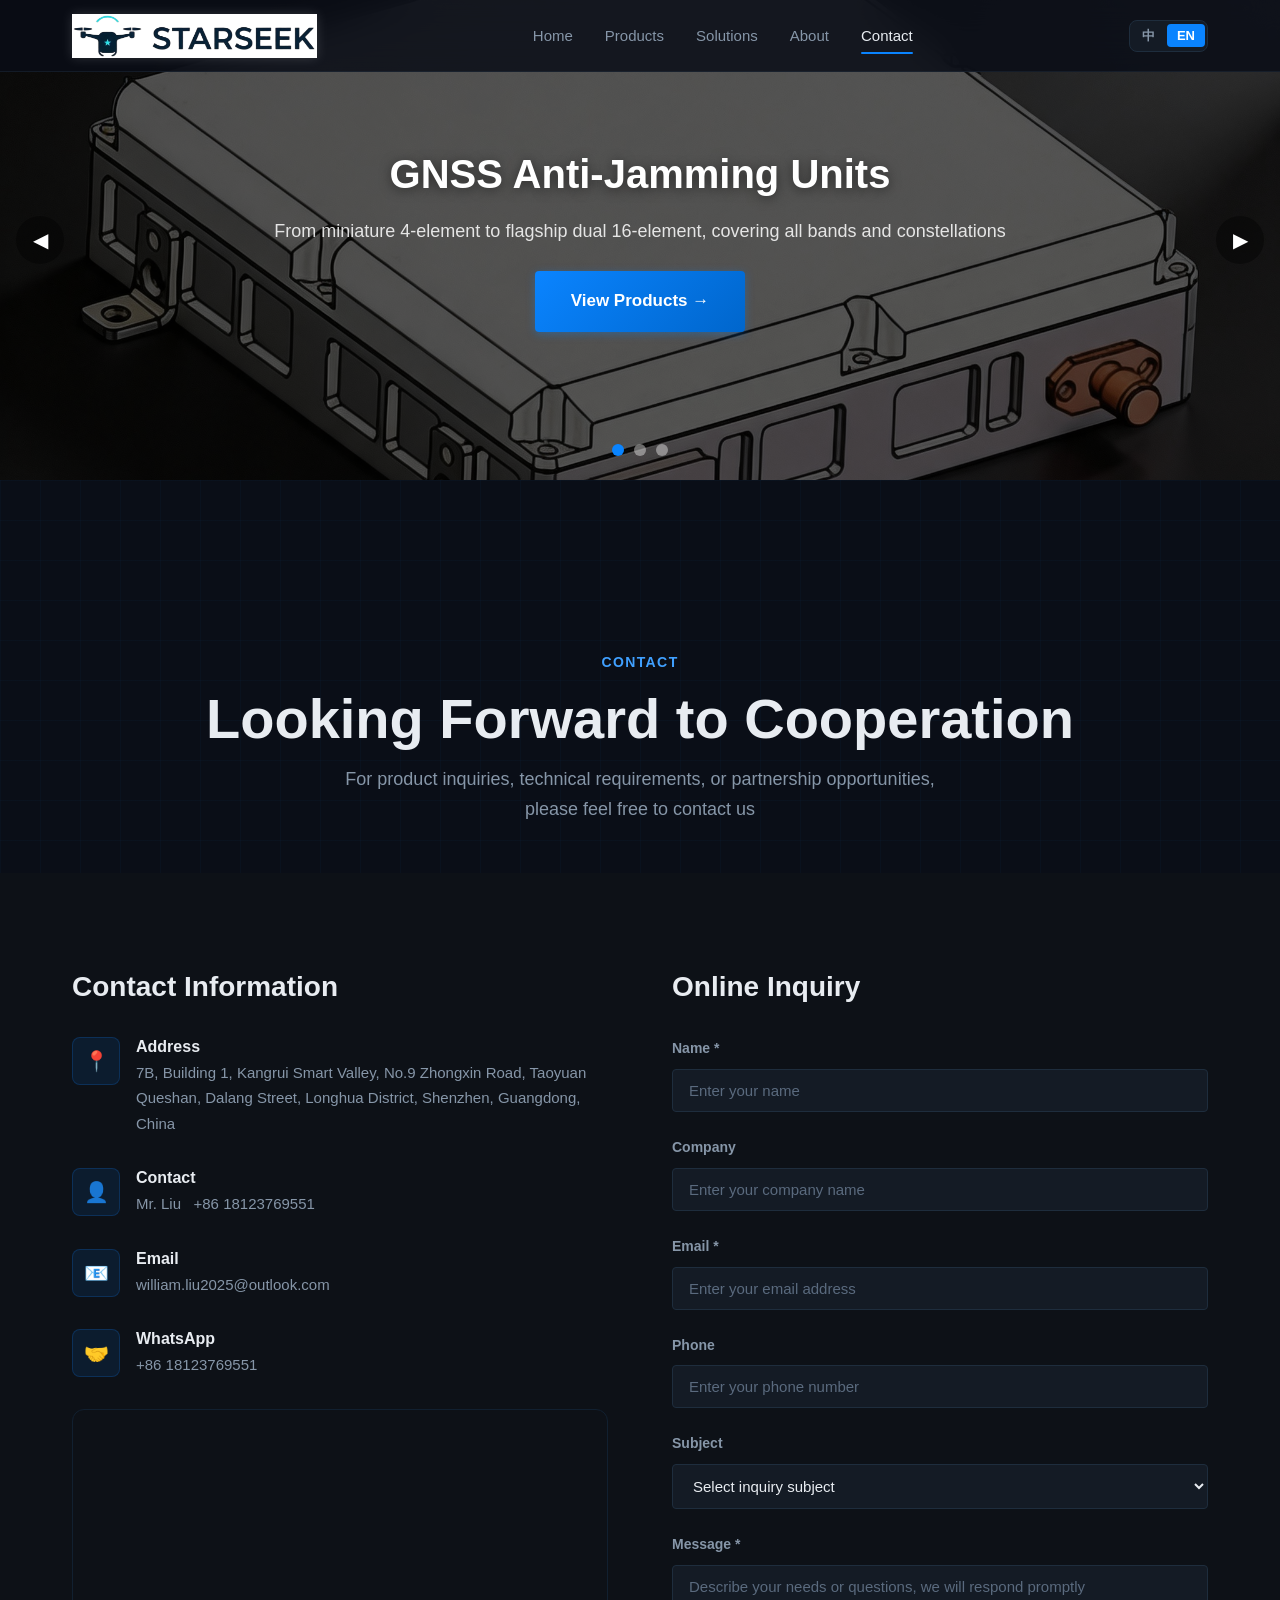
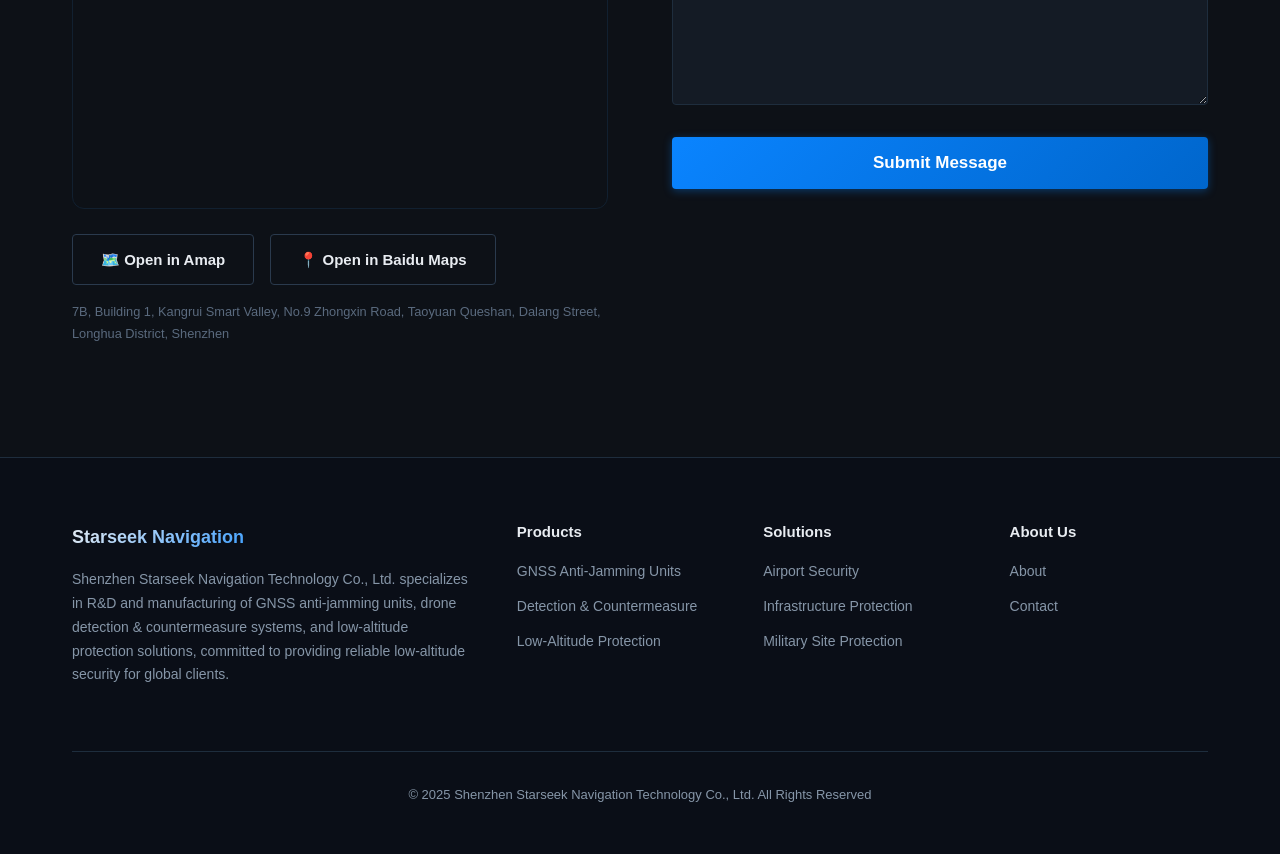
<file: en/contact.html>
<!DOCTYPE html>
<html lang="en">
<head>
  <meta charset="UTF-8">
  <meta name="viewport" content="width=device-width, initial-scale=1.0">
  <title>Contact Us - Starseek Navigation Technology</title>
  <meta name="description" content="Contact Shenzhen Starseek Navigation Technology Co., Ltd. - Address, phone, email, online inquiry form">
  <link rel="stylesheet" href="../css/style.css">
  <link rel="preconnect" href="https://fonts.googleapis.com">
  <link rel="preconnect" href="https://fonts.gstatic.com" crossorigin>
  <link href="https://fonts.googleapis.com/css2?family=Inter:wght@400;500;600;700;800&display=swap" rel="stylesheet">
</head>
<body>

  <!-- Page Header -->
  <section class="page-header">
    <div class="container text-center">
      <span class="section-label">CONTACT</span>
      <h1 class="section-title">Looking Forward to Cooperation</h1>
      <p class="section-desc" style="margin-left:auto;margin-right:auto;">
        For product inquiries, technical requirements, or partnership opportunities, please feel free to contact us
      </p>
    </div>
  </section>

  <!-- Contact Section -->
  <section class="section">
    <div class="container">
      <div class="contact-grid">

        <!-- Contact Info -->
        <div class="reveal">
          <h3 style="margin-bottom:var(--space-xl);">Contact Information</h3>

          <div class="contact-info-item">
            <div class="contact-info-icon">📍</div>
            <div class="contact-info-text">
              <h4>Address</h4>
              <p>7B, Building 1, Kangrui Smart Valley, No.9 Zhongxin Road, Taoyuan Queshan, Dalang Street, Longhua District, Shenzhen, Guangdong, China</p>
            </div>
          </div>

          <div class="contact-info-item">
            <div class="contact-info-icon">👤</div>
            <div class="contact-info-text">
              <h4>Contact</h4>
              <p>Mr. Liu &nbsp; +86 18123769551</p>
            </div>
          </div>

          <div class="contact-info-item">
            <div class="contact-info-icon">📧</div>
            <div class="contact-info-text">
              <h4>Email</h4>
              <p>william.liu2025@outlook.com</p>
            </div>
          </div>

          <div class="contact-info-item">
            <div class="contact-info-icon">🤝</div>
            <div class="contact-info-text">
              <h4>WhatsApp</h4>
              <p>+86 18123769551</p>
            </div>
          </div>

          <!-- Map -->
          <div class="map-container reveal">
            <iframe
              width="100%" height="400" frameborder="0" scrolling="no" marginheight="0" marginwidth="0"
              src="https://www.openstreetmap.org/export/embed.html?bbox=113.99%2C22.65%2C114.02%2C22.68&amp;layer=mapnik&amp;marker=22.665229%2C114.006837"
              style="border:1px solid var(--color-border);border-radius:var(--radius-lg);">
            </iframe>
            <div style="display:flex;gap:var(--space-md);margin-top:var(--space-md);flex-wrap:wrap;">
              <a href="https://uri.amap.com/marker?position=114.006837,22.665229&name=Shenzhen+Starseek+Navigation+Technology&callnative=1" target="_blank" rel="noopener" class="btn btn-outline" style="justify-content:center;">🗺️ Open in Amap</a>
              <a href="https://api.map.baidu.com/marker?location=22.665229,114.006837&title=Starseek+Navigation&content=7B+Building+1+Kangrui+Smart+Valley+No.9+Zhongxin+Road&output=html" target="_blank" rel="noopener" class="btn btn-outline" style="justify-content:center;">📍 Open in Baidu Maps</a>
            </div>
            <p style="font-size:0.8rem;color:var(--color-text-muted);margin-top:var(--space-md);">7B, Building 1, Kangrui Smart Valley, No.9 Zhongxin Road, Taoyuan Queshan, Dalang Street, Longhua District, Shenzhen</p>
          </div>
        </div>

        <!-- Contact Form -->
        <div class="reveal">
          <h3 style="margin-bottom:var(--space-xl);">Online Inquiry</h3>
          <form id="contactForm" action="https://formsubmit.co/william.liu2025@outlook.com" method="POST">
            <input type="hidden" name="_subject" value="Starseek Website Inquiry">
            <input type="hidden" name="_captcha" value="false">
            <input type="hidden" name="_template" value="table">
            <input type="hidden" name="_next" value="https://sxgnss.com/en/contact.html?sent=1">
            <div class="form-group">
              <label class="form-label" for="name">Name *</label>
              <input type="text" id="name" class="form-input" placeholder="Enter your name" required>
            </div>
            <div class="form-group">
              <label class="form-label" for="company">Company</label>
              <input type="text" id="company" class="form-input" placeholder="Enter your company name">
            </div>
            <div class="form-group">
              <label class="form-label" for="email">Email *</label>
              <input type="email" id="email" class="form-input" placeholder="Enter your email address" required>
            </div>
            <div class="form-group">
              <label class="form-label" for="phone">Phone</label>
              <input type="tel" id="phone" class="form-input" placeholder="Enter your phone number">
            </div>
            <div class="form-group">
              <label class="form-label" for="subject">Subject</label>
              <select id="subject" class="form-input">
                <option value="">Select inquiry subject</option>
                <option value="product">Product Inquiry</option>
                <option value="solution">Solution Inquiry</option>
                <option value="cooperation">Business Cooperation</option>
                <option value="other">Other</option>
              </select>
            </div>
            <div class="form-group">
              <label class="form-label" for="message">Message *</label>
              <textarea id="message" class="form-textarea" placeholder="Describe your needs or questions, we will respond promptly" required></textarea>
            </div>
            <button type="submit" class="btn btn-primary btn-lg" style="width:100%;justify-content:center;">
              Submit Message
            </button>
          </form>
        </div>

      </div>
    </div>
  </section>

  <script src="../js/i18n.js"></script>
  <script src="../js/main.js"></script>
</body>
</html>
</file>
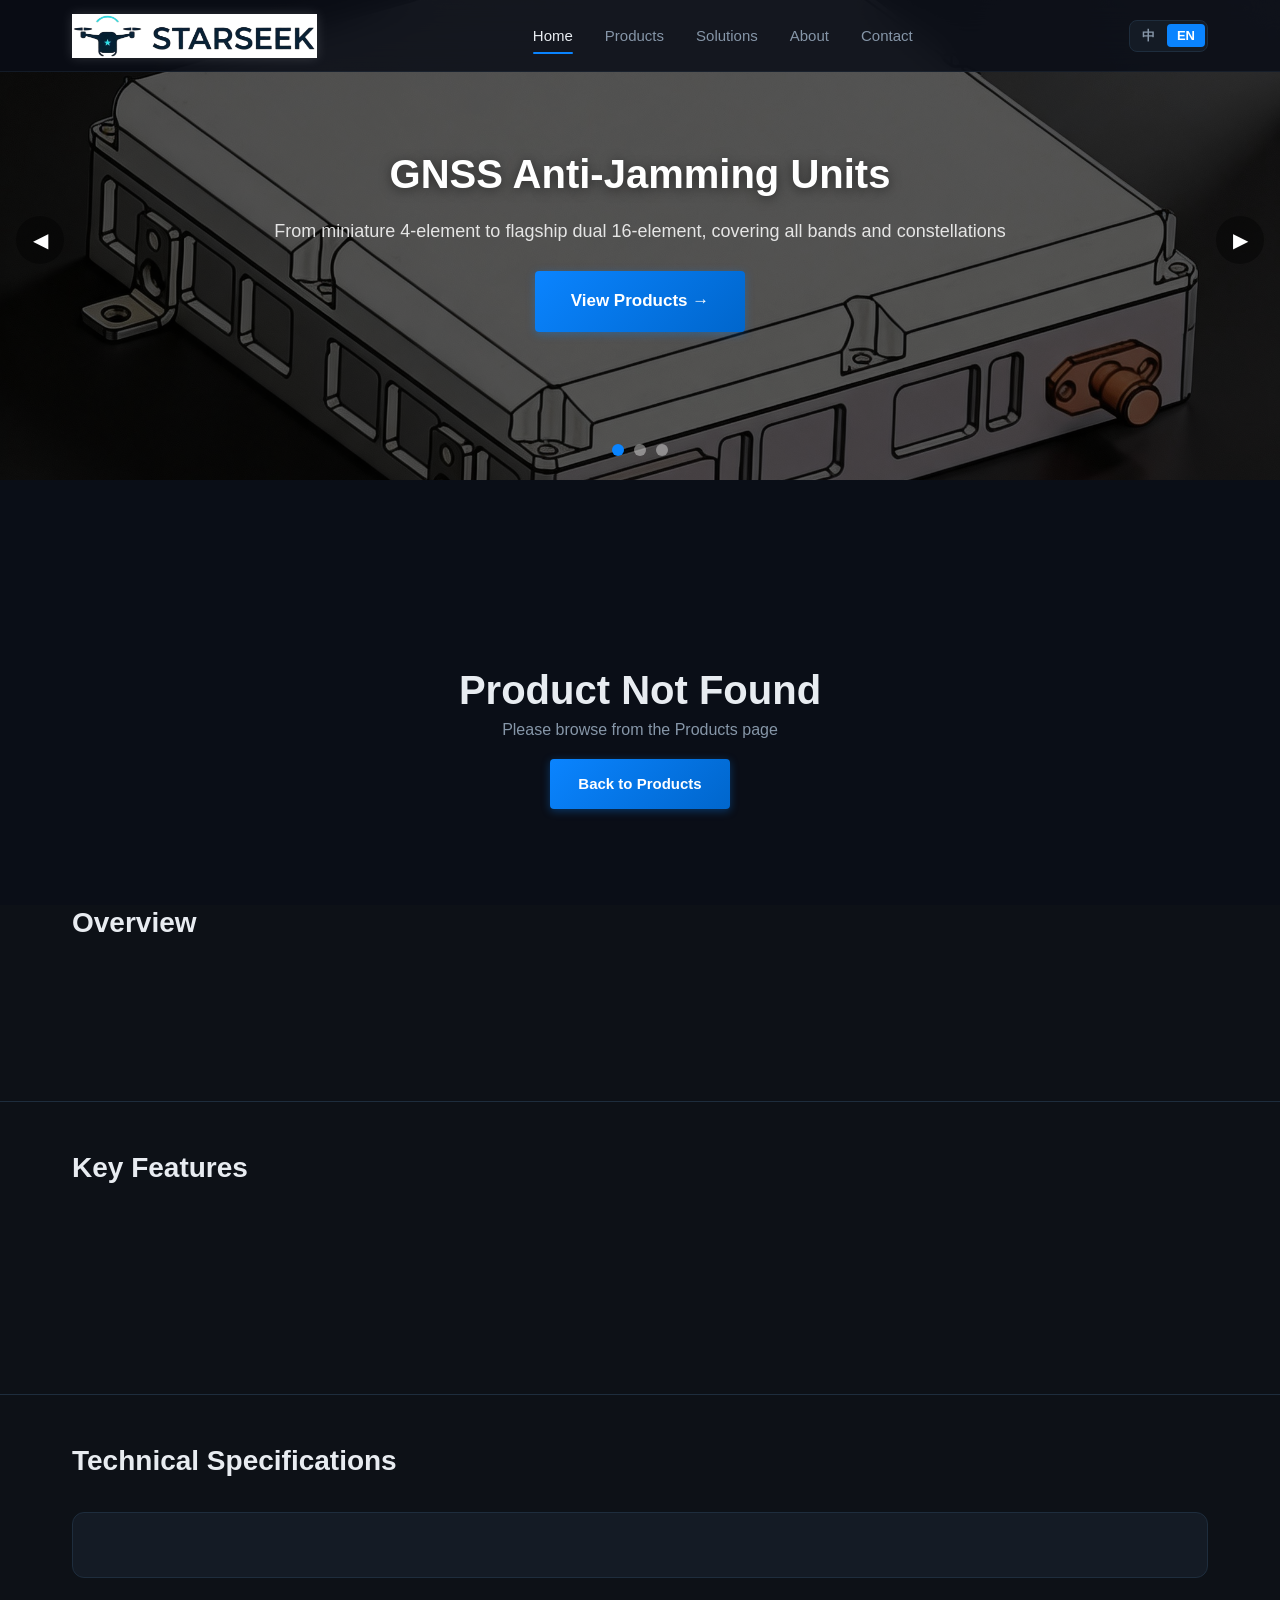
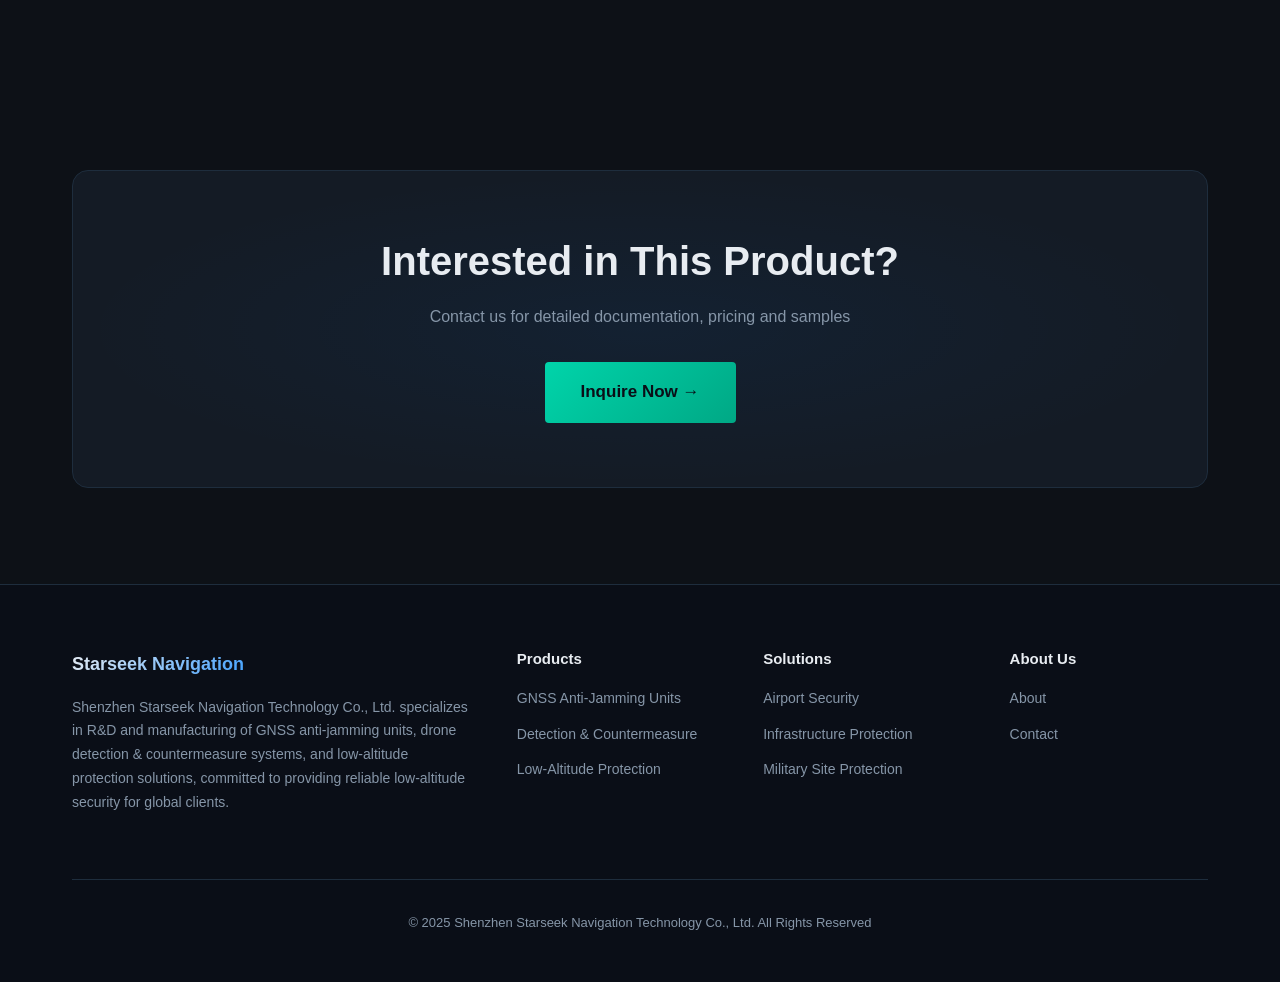
<file: en/product-detail.html>
<!DOCTYPE html>
<html lang="en">
<head>
  <meta charset="UTF-8">
  <meta name="viewport" content="width=device-width, initial-scale=1.0">
  <title>Product Detail - Starseek Navigation Technology</title>
  <meta name="description" content="Starseek Navigation Technology - Anti-Jamming Antenna Product Detail">
  <link rel="stylesheet" href="../css/style.css">
  <link rel="preconnect" href="https://fonts.googleapis.com">
  <link rel="preconnect" href="https://fonts.gstatic.com" crossorigin>
  <link href="https://fonts.googleapis.com/css2?family=Inter:wght@400;500;600;700;800&display=swap" rel="stylesheet">
  <style>
    .detail-hero { padding-top: calc(var(--nav-height) + var(--space-2xl)); padding-bottom: var(--space-xl); background: var(--color-bg-deep); }
    .detail-gallery { display: flex; gap: var(--space-md); margin-bottom: var(--space-xl); }
    .detail-gallery img { width: 100%; max-height: 480px; object-fit: contain; background: var(--color-bg-elevated); border-radius: var(--radius-lg); border: 1px solid var(--color-border); }
    .detail-gallery-thumbs { display: flex; gap: var(--space-sm); margin-top: var(--space-md); }
    .detail-gallery-thumbs img { width: 80px; height: 80px; object-fit: cover; border-radius: var(--radius-md); border: 2px solid var(--color-border); cursor: pointer; transition: border-color var(--transition-fast); }
    .detail-gallery-thumbs img:hover, .detail-gallery-thumbs img.active { border-color: var(--color-primary); }
    .spec-table { width: 100%; border-collapse: collapse; margin: var(--space-xl) 0; }
    .spec-table tr { border-bottom: 1px solid var(--color-border); }
    .spec-table td { padding: var(--space-md) var(--space-lg); }
    .spec-table td:first-child { color: var(--color-text-muted); font-weight: 500; width: 40%; white-space: nowrap; }
    .spec-table td:last-child { color: var(--color-text-primary); font-weight: 600; }
    .feature-list-detail { display: grid; grid-template-columns: repeat(auto-fit, minmax(280px, 1fr)); gap: var(--space-md); margin: var(--space-xl) 0; }
    .feature-item-detail { display: flex; align-items: flex-start; gap: var(--space-md); padding: var(--space-lg); background: var(--color-bg-card); border: 1px solid var(--color-border); border-radius: var(--radius-md); }
    .feature-item-detail .fi-icon { font-size: 1.5rem; flex-shrink: 0; }
    .feature-item-detail .fi-text { font-size: 0.9375rem; color: var(--color-text-primary); line-height: 1.6; }
    .breadcrumb { display: flex; gap: var(--space-sm); align-items: center; font-size: 0.875rem; color: var(--color-text-muted); margin-bottom: var(--space-lg); }
    .breadcrumb a { color: var(--color-text-secondary); text-decoration: none; }
    .breadcrumb a:hover { color: var(--color-primary-light); }
    .section-divider { border: 0; border-top: 1px solid var(--color-border); margin: var(--space-2xl) 0; }
    @media (max-width: 768px) {
      .spec-table td:first-child { width: 50%; }
      .detail-gallery-thumbs { overflow-x: auto; }
    }
  </style>
</head>
<body>

  <section class="detail-hero">
    <div class="container">
      <div class="breadcrumb">
        <a href="./">Home</a> <span>/</span>
        <a href="products.html">Products</a> <span>/</span>
        <a href="products.html?category=antenna" id="bcCat">GNSS Anti-Jamming Unit</a> <span>/</span>
        <span id="bcName" style="color:var(--color-text-primary);">Product Detail</span>
      </div>

      <div class="reveal">
        <span class="section-label" id="detailSeries">Series</span>
        <h1 class="section-title" id="detailName">Product Name</h1>
        <p class="section-desc" id="detailSubtitle" style="font-size:1.125rem;">Product description</p>
      </div>

      <!-- Main Gallery -->
      <div class="reveal" id="galleryMain">
        <div class="detail-gallery">
          <img id="mainImage" src="" alt="Product Image" style="width:100%;">
        </div>
        <div class="detail-gallery-thumbs" id="galleryThumbs"></div>
      </div>
    </div>
  </section>

  <!-- Overview -->
  <section class="section" style="padding-top:0;">
    <div class="container">
      <div class="reveal" style="max-width:860px;">
        <h3 style="margin-bottom:var(--space-md);">Overview</h3>
        <p style="font-size:1.0625rem;line-height:1.85;color:var(--color-text-secondary);" id="detailOverview"></p>
      </div>
    </div>
  </section>

  <hr class="section-divider">

  <!-- Features -->
  <section class="section" style="padding-top:0;">
    <div class="container">
      <h3 style="margin-bottom:var(--space-xl);">Key Features</h3>
      <div class="feature-list-detail reveal" id="detailFeatures"></div>
    </div>
  </section>

  <hr class="section-divider">

  <!-- Specs Table -->
  <section class="section" style="padding-top:0;">
    <div class="container">
      <h3 style="margin-bottom:var(--space-xl);">Technical Specifications</h3>
      <div class="reveal" style="background:var(--color-bg-card);border:1px solid var(--color-border);border-radius:var(--radius-lg);overflow:hidden;">
        <table class="spec-table" id="detailSpecs"></table>
      </div>
    </div>
  </section>

  <!-- CTA -->
  <section class="section">
    <div class="container reveal">
      <div class="cta-section">
        <h2>Interested in This Product?</h2>
        <p>Contact us for detailed documentation, pricing and samples</p>
        <a href="contact.html" class="btn btn-accent btn-lg">Inquire Now →</a>
      </div>
    </div>
  </section>

  <script src="../js/i18n.js"></script>
  <script src="../js/product-data.js"></script>
  <script>
    document.addEventListener('DOMContentLoaded', function() {
      var params = new URLSearchParams(window.location.search);
      var model = params.get('model');
      if (!model || !PRODUCT_DETAIL[model]) {
        document.querySelector('.detail-hero .container').innerHTML = '<div class="text-center" style="padding:4rem 0;"><h2>Product Not Found</h2><p>Please browse from the Products page</p><a href="products.html" class="btn btn-primary">Back to Products</a></div>';
        return;
      }

      var d = PRODUCT_DETAIL[model].en;

      document.title = d.name + ' - Starseek Navigation';

      document.getElementById('detailSeries').textContent = d.series;
      document.getElementById('detailName').textContent = d.name;
      document.getElementById('detailSubtitle').textContent = d.subtitle;
      document.getElementById('bcName').textContent = d.name;
      // bcCat already linked in HTML

      document.getElementById('detailOverview').textContent = d.overview;

      var mainImg = document.getElementById('mainImage');
      var thumbsDiv = document.getElementById('galleryThumbs');
      var basePath = '../images/products/';

      if (d.images && d.images.length > 0) {
        mainImg.src = basePath + d.images[0];
        mainImg.alt = d.name;
        d.images.forEach(function(img, i) {
          var thumb = document.createElement('img');
          thumb.src = basePath + img;
          thumb.alt = d.name + ' - ' + (i+1);
          thumb.className = i === 0 ? 'active' : '';
          thumb.onclick = function() {
            mainImg.src = basePath + img;
            thumbsDiv.querySelectorAll('img').forEach(function(t) { t.className = ''; });
            thumb.className = 'active';
          };
          thumbsDiv.appendChild(thumb);
        });
      }

      var featDiv = document.getElementById('detailFeatures');
      var icons = ['🔬','⚙️','🛡️','📡','🚀','💡','🎯','✅'];
      d.features.forEach(function(f, i) {
        var item = document.createElement('div');
        item.className = 'feature-item-detail';
        item.innerHTML = '<span class="fi-icon">' + (icons[i] || '✅') + '</span><span class="fi-text">' + f + '</span>';
        featDiv.appendChild(item);
      });

      var specTable = document.getElementById('detailSpecs');
      d.specs.forEach(function(row) {
        var tr = document.createElement('tr');
        tr.innerHTML = '<td>' + row[0] + '</td><td>' + row[1] + '</td>';
        specTable.appendChild(tr);
      });
    });
  </script>
  <script src="../js/main.js"></script>
</body>
</html>
</file>
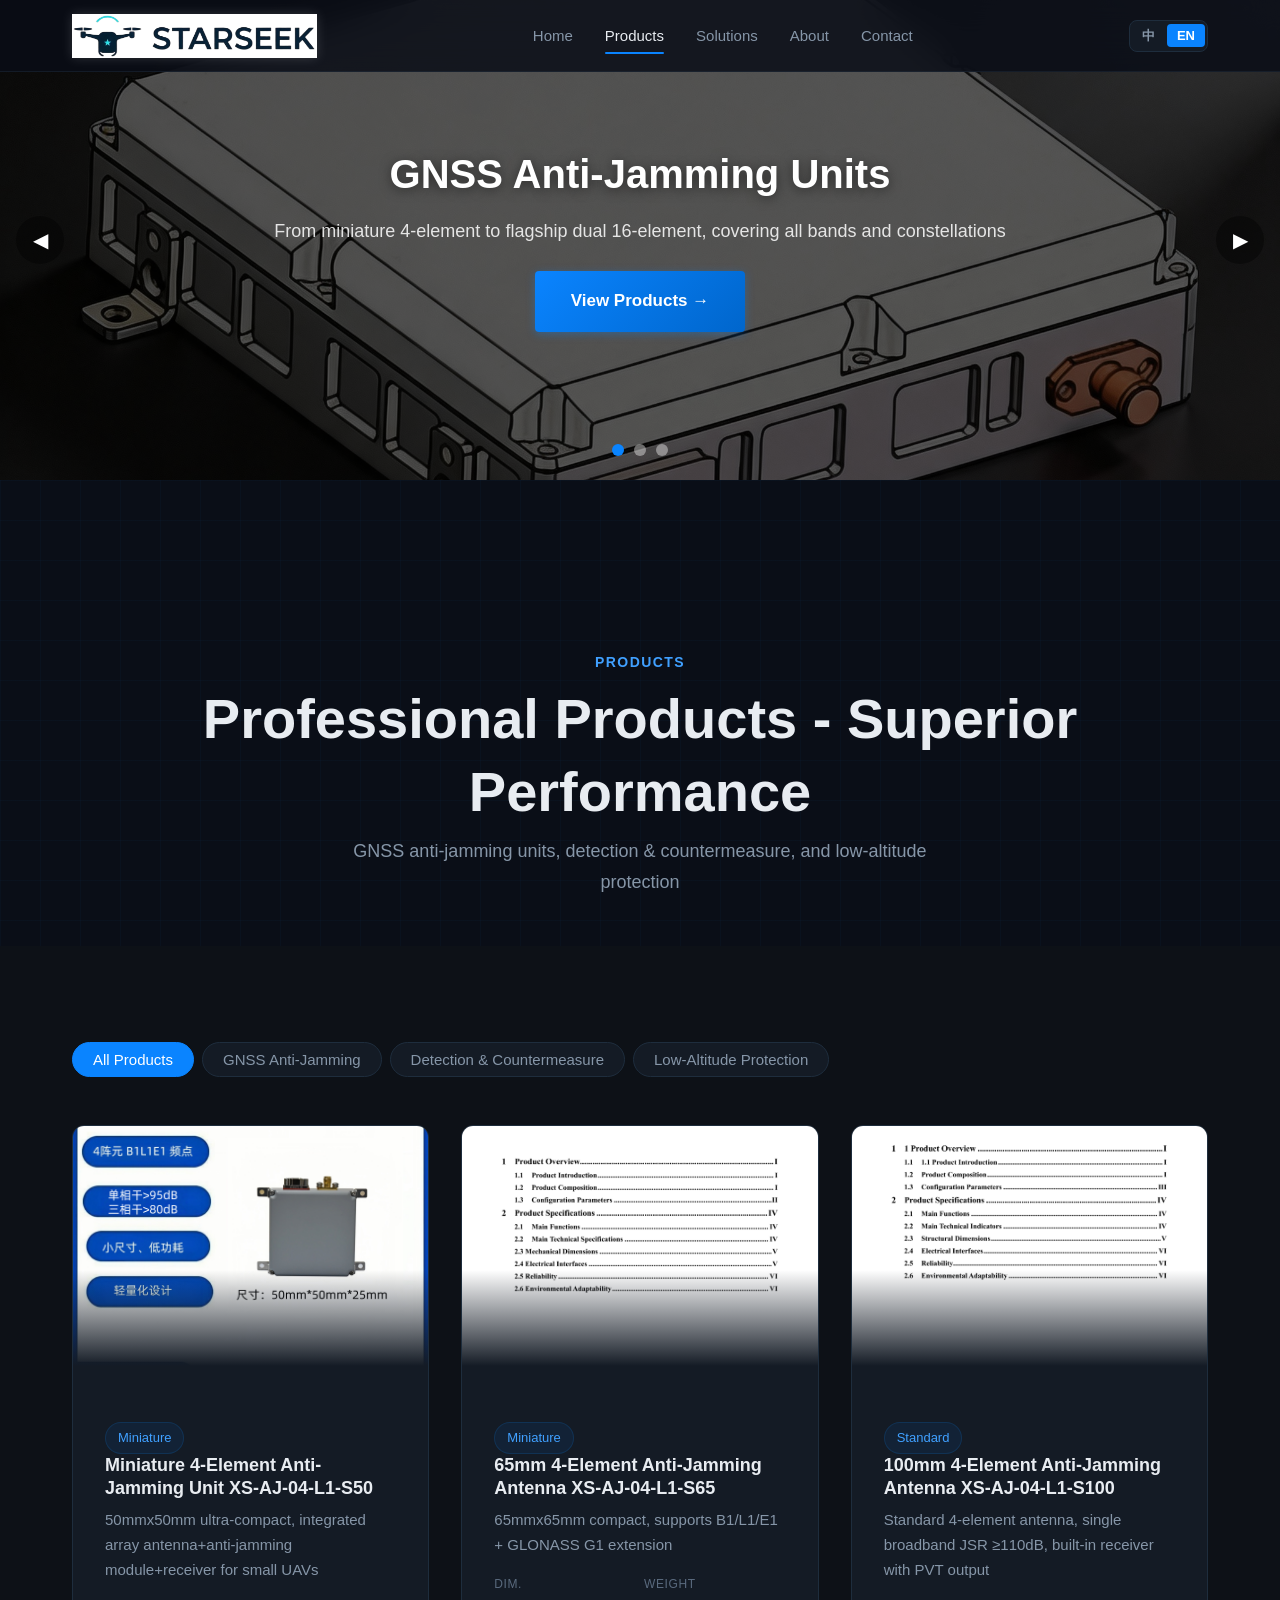
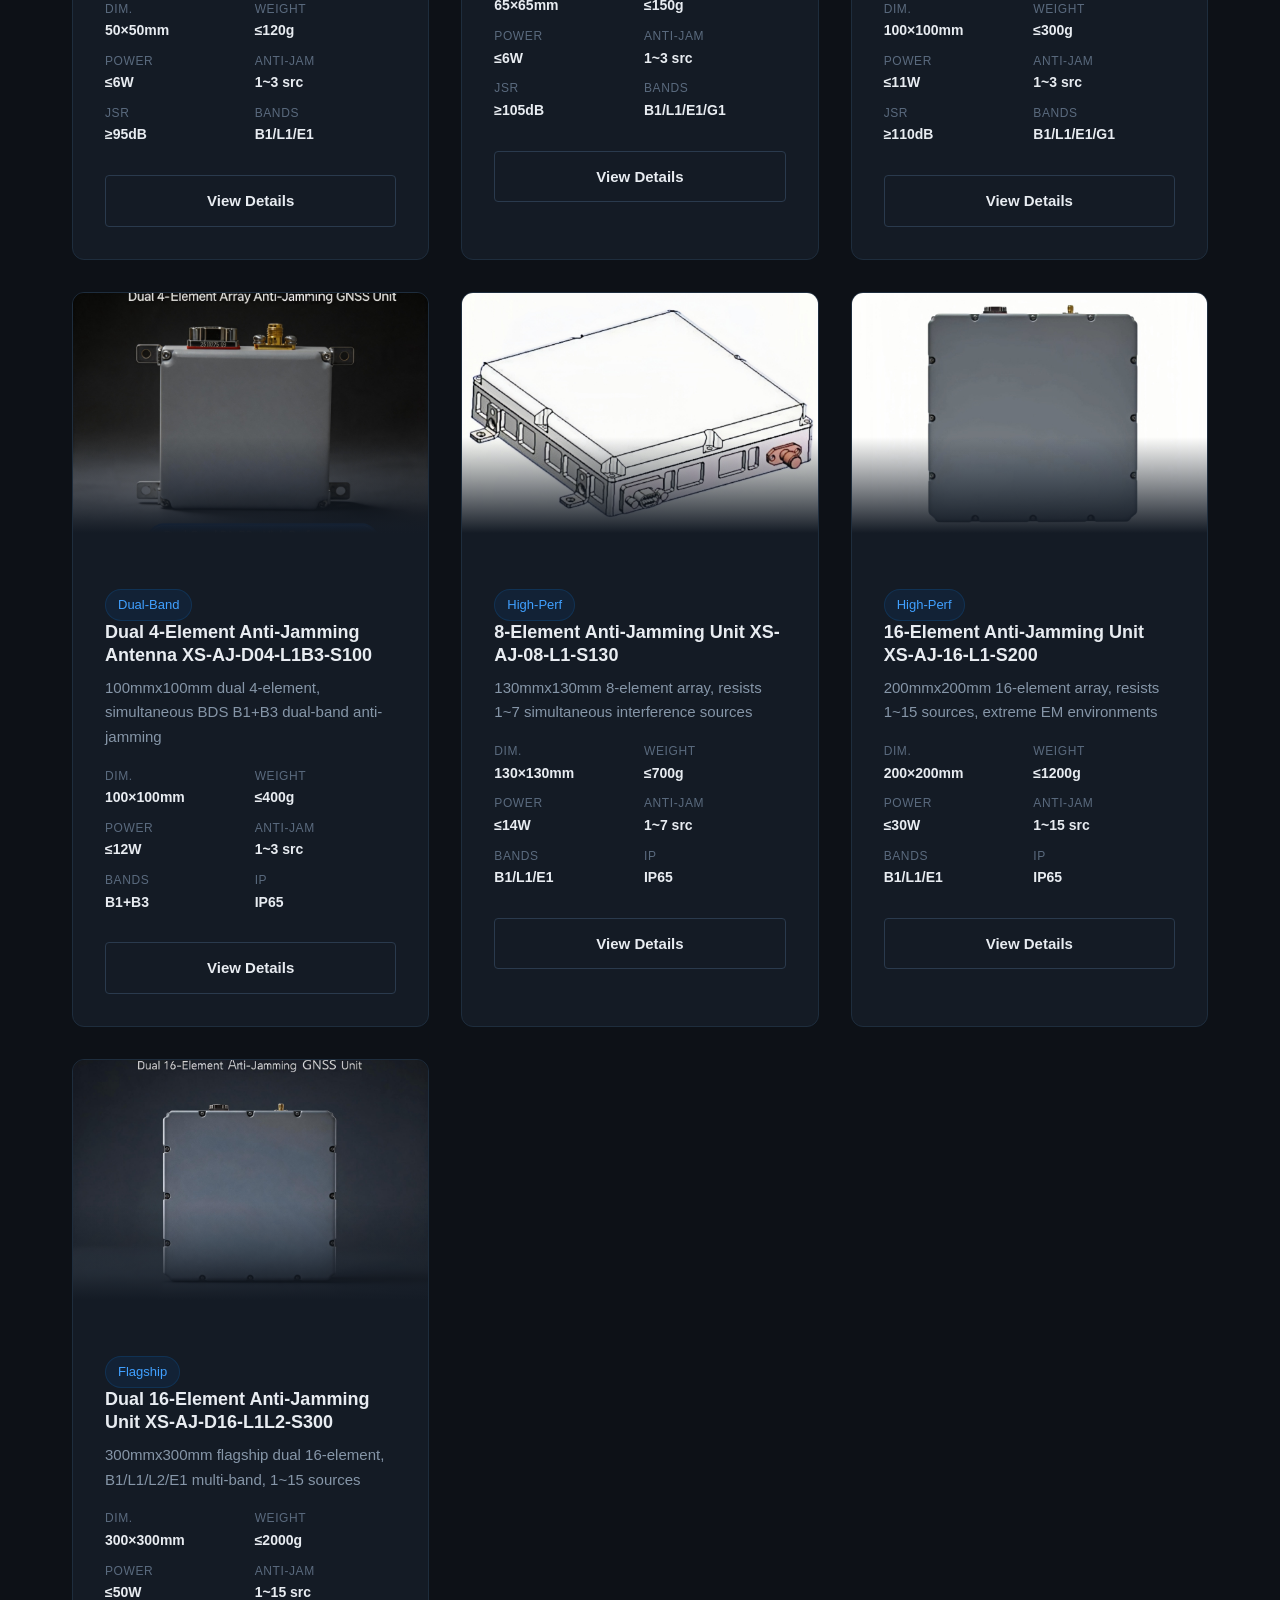
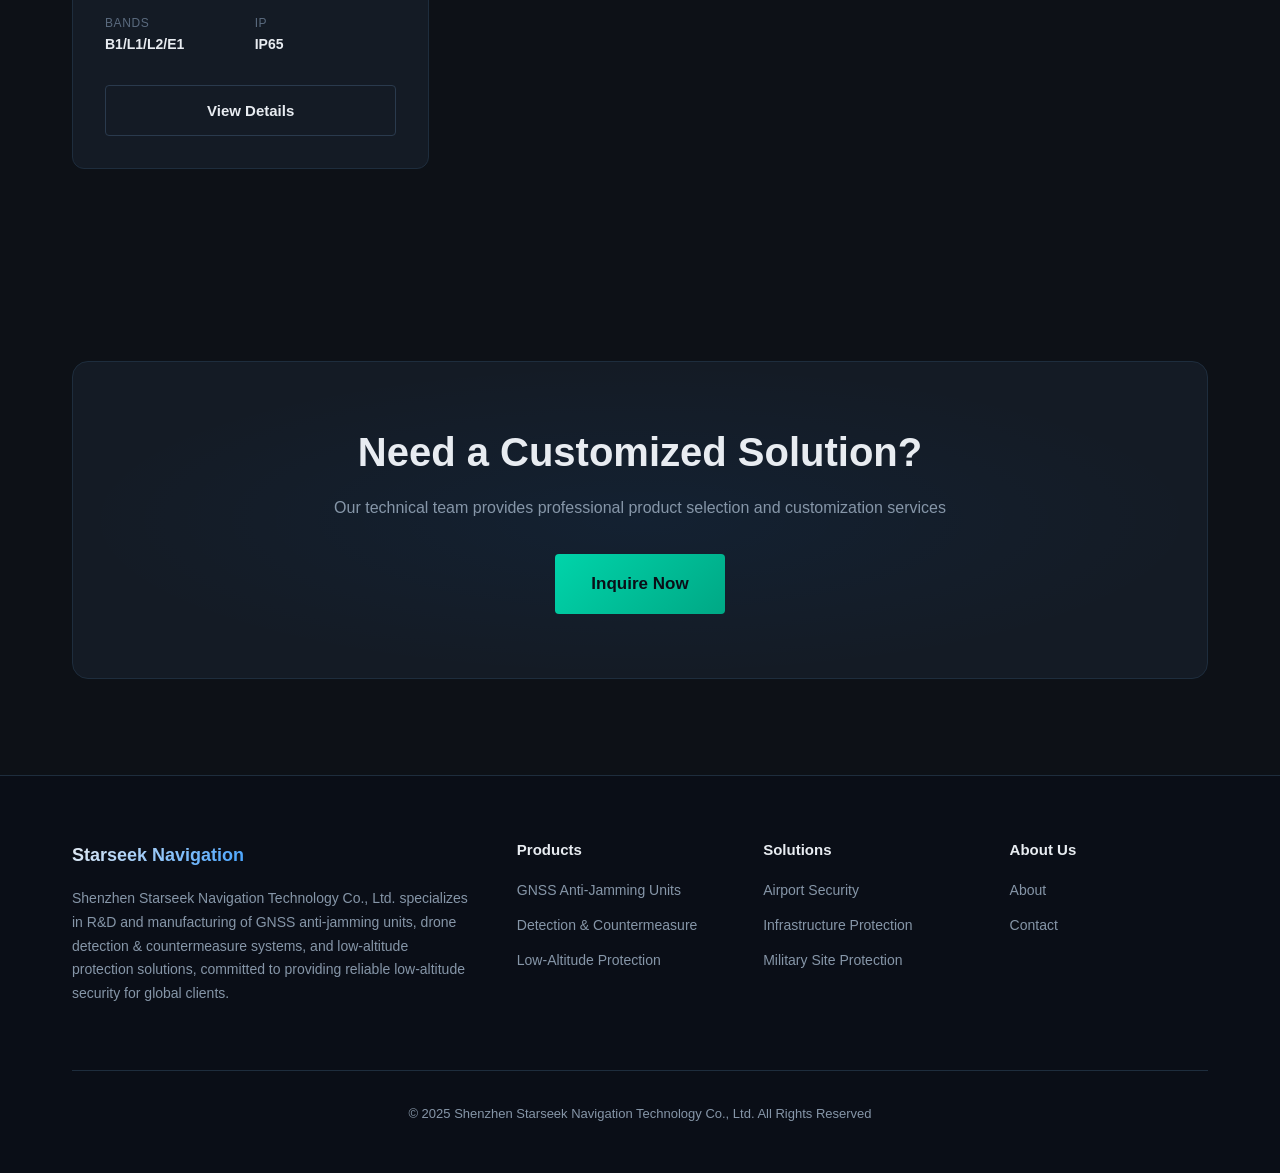
<file: en/products.html>
<!DOCTYPE html>
<html lang="en">
<head>
  <meta charset="UTF-8">
  <meta name="viewport" content="width=device-width, initial-scale=1.0">
  <title>Products - Starseek Navigation Technology</title>
  <meta name="description" content="Starseek Navigation Products - GNSS Anti-Jamming Units, Detection & Countermeasure">
  <link rel="stylesheet" href="../css/style.css">
  <link rel="preconnect" href="https://fonts.googleapis.com">
  <link rel="preconnect" href="https://fonts.gstatic.com" crossorigin>
  <link href="https://fonts.googleapis.com/css2?family=Inter:wght@400;500;600;700;800&display=swap" rel="stylesheet">
</head>
<body>

  <section class="page-header">
    <div class="container text-center">
      <span class="section-label">PRODUCTS</span>
      <h1 class="section-title">Professional Products - Superior Performance</h1>
      <p class="section-desc" style="margin-left:auto;margin-right:auto;">GNSS anti-jamming units, detection & countermeasure, and low-altitude protection</p>
    </div>
  </section>

  <section class="section">
    <div class="container">
      <div class="category-tabs reveal">
<button class="category-tab active" onclick="filterProducts(&#39;all&#39;,this)">All Products</button>
<button class="category-tab " onclick="filterProducts(&#39;antenna&#39;,this)">GNSS Anti-Jamming</button>
<button class="category-tab has-sub" onclick="filterProducts(&#39;detection&#39;,this)">Detection & Countermeasure</button>
<button class="category-tab " onclick="filterProducts(&#39;protection&#39;,this)">Low-Altitude Protection</button>
</div>
<div class="category-subtabs reveal" id="detectionSubtabs" style="display:none;">
<button class="category-tab sub" onclick="filterProducts(&#39;detection-detect&#39;,this)">Detection Products</button>
<button class="category-tab sub" onclick="filterProducts(&#39;detection-jam&#39;,this)">Jamming Suppression</button>
<button class="category-tab sub" onclick="filterProducts(&#39;detection-spoof&#39;,this)">GPS Spoofing</button>
</div>
<div class="card-grid">
<!-- XS-AJ-04-L1-S50 -->
<div class="product-card" data-category="antenna" onclick="window.location='product-detail.html?model=XS-AJ-04-L1-S50'" style="cursor:pointer">
      <div class="product-image">
        <img src="../images/products/XS-AJ-04-L1-S50_best1.jpg" alt="Miniature 4-Element Anti-Jamming Unit XS-AJ-04-L1-S50">
      </div>
      <div class="product-body">
        <div class="card-tags">
          <span class="tag">Miniature</span>
        </div>
        <h3 class="product-name">Miniature 4-Element Anti-Jamming Unit XS-AJ-04-L1-S50</h3>
        <p class="card-desc">50mmx50mm ultra-compact, integrated array antenna+anti-jamming module+receiver for small UAVs</p>
        <div class="product-specs">
          <div class="spec-item"><span class="spec-label">Dim.</span><span class="spec-value">50×50mm</span></div>
<div class="spec-item"><span class="spec-label">Weight</span><span class="spec-value">≤120g</span></div>
<div class="spec-item"><span class="spec-label">Power</span><span class="spec-value">≤6W</span></div>
<div class="spec-item"><span class="spec-label">Anti-Jam</span><span class="spec-value">1~3 src</span></div>
<div class="spec-item"><span class="spec-label">JSR</span><span class="spec-value">≥95dB</span></div>
<div class="spec-item"><span class="spec-label">Bands</span><span class="spec-value">B1/L1/E1</span></div>
</div>
        <a href="product-detail.html?model=XS-AJ-04-L1-S50" class="btn btn-outline" style="width:100%;justify-content:center;margin-top:12px;">View Details</a>
      </div>
    </div>
<!-- XS-AJ-04-L1-S65 -->
<div class="product-card" data-category="antenna" onclick="window.location='product-detail.html?model=XS-AJ-04-L1-S65'" style="cursor:pointer">
      <div class="product-image">
        <img src="../images/products/XS-AJ-04-L1-S65_best1.jpg" alt="65mm 4-Element Anti-Jamming Antenna XS-AJ-04-L1-S65">
      </div>
      <div class="product-body">
        <div class="card-tags">
          <span class="tag">Miniature</span>
        </div>
        <h3 class="product-name">65mm 4-Element Anti-Jamming Antenna XS-AJ-04-L1-S65</h3>
        <p class="card-desc">65mmx65mm compact, supports B1/L1/E1 + GLONASS G1 extension</p>
        <div class="product-specs">
          <div class="spec-item"><span class="spec-label">Dim.</span><span class="spec-value">65×65mm</span></div>
<div class="spec-item"><span class="spec-label">Weight</span><span class="spec-value">≤150g</span></div>
<div class="spec-item"><span class="spec-label">Power</span><span class="spec-value">≤6W</span></div>
<div class="spec-item"><span class="spec-label">Anti-Jam</span><span class="spec-value">1~3 src</span></div>
<div class="spec-item"><span class="spec-label">JSR</span><span class="spec-value">≥105dB</span></div>
<div class="spec-item"><span class="spec-label">Bands</span><span class="spec-value">B1/L1/E1/G1</span></div>
</div>
        <a href="product-detail.html?model=XS-AJ-04-L1-S65" class="btn btn-outline" style="width:100%;justify-content:center;margin-top:12px;">View Details</a>
      </div>
    </div>
<!-- XS-AJ-04-L1-S100 -->
<div class="product-card" data-category="antenna" onclick="window.location='product-detail.html?model=XS-AJ-04-L1-S100'" style="cursor:pointer">
      <div class="product-image">
        <img src="../images/products/XS-AJ-04-L1-S100_best1.jpg" alt="100mm 4-Element Anti-Jamming Antenna XS-AJ-04-L1-S100">
      </div>
      <div class="product-body">
        <div class="card-tags">
          <span class="tag">Standard</span>
        </div>
        <h3 class="product-name">100mm 4-Element Anti-Jamming Antenna XS-AJ-04-L1-S100</h3>
        <p class="card-desc">Standard 4-element antenna, single broadband JSR ≥110dB, built-in receiver with PVT output</p>
        <div class="product-specs">
          <div class="spec-item"><span class="spec-label">Dim.</span><span class="spec-value">100×100mm</span></div>
<div class="spec-item"><span class="spec-label">Weight</span><span class="spec-value">≤300g</span></div>
<div class="spec-item"><span class="spec-label">Power</span><span class="spec-value">≤11W</span></div>
<div class="spec-item"><span class="spec-label">Anti-Jam</span><span class="spec-value">1~3 src</span></div>
<div class="spec-item"><span class="spec-label">JSR</span><span class="spec-value">≥110dB</span></div>
<div class="spec-item"><span class="spec-label">Bands</span><span class="spec-value">B1/L1/E1/G1</span></div>
</div>
        <a href="product-detail.html?model=XS-AJ-04-L1-S100" class="btn btn-outline" style="width:100%;justify-content:center;margin-top:12px;">View Details</a>
      </div>
    </div>
<!-- XS-AJ-D04-L1B3-S100 -->
<div class="product-card" data-category="antenna" onclick="window.location='product-detail.html?model=XS-AJ-D04-L1B3-S100'" style="cursor:pointer">
      <div class="product-image">
        <img src="../images/products/XS-AJ-D04-L1B3-S100_best1.png" alt="Dual 4-Element Anti-Jamming Antenna XS-AJ-D04-L1B3-S100">
      </div>
      <div class="product-body">
        <div class="card-tags">
          <span class="tag">Dual-Band</span>
        </div>
        <h3 class="product-name">Dual 4-Element Anti-Jamming Antenna XS-AJ-D04-L1B3-S100</h3>
        <p class="card-desc">100mmx100mm dual 4-element, simultaneous BDS B1+B3 dual-band anti-jamming</p>
        <div class="product-specs">
          <div class="spec-item"><span class="spec-label">Dim.</span><span class="spec-value">100×100mm</span></div>
<div class="spec-item"><span class="spec-label">Weight</span><span class="spec-value">≤400g</span></div>
<div class="spec-item"><span class="spec-label">Power</span><span class="spec-value">≤12W</span></div>
<div class="spec-item"><span class="spec-label">Anti-Jam</span><span class="spec-value">1~3 src</span></div>
<div class="spec-item"><span class="spec-label">Bands</span><span class="spec-value">B1+B3</span></div>
<div class="spec-item"><span class="spec-label">IP</span><span class="spec-value">IP65</span></div>
</div>
        <a href="product-detail.html?model=XS-AJ-D04-L1B3-S100" class="btn btn-outline" style="width:100%;justify-content:center;margin-top:12px;">View Details</a>
      </div>
    </div>
<!-- XS-AJ-08-L1-S130 -->
<div class="product-card" data-category="antenna" onclick="window.location='product-detail.html?model=XS-AJ-08-L1-S130'" style="cursor:pointer">
      <div class="product-image">
        <img src="../images/products/XS-AJ-08-L1-S130_best1.png" alt="8-Element Anti-Jamming Unit XS-AJ-08-L1-S130">
      </div>
      <div class="product-body">
        <div class="card-tags">
          <span class="tag">High-Perf</span>
        </div>
        <h3 class="product-name">8-Element Anti-Jamming Unit XS-AJ-08-L1-S130</h3>
        <p class="card-desc">130mmx130mm 8-element array, resists 1~7 simultaneous interference sources</p>
        <div class="product-specs">
          <div class="spec-item"><span class="spec-label">Dim.</span><span class="spec-value">130×130mm</span></div>
<div class="spec-item"><span class="spec-label">Weight</span><span class="spec-value">≤700g</span></div>
<div class="spec-item"><span class="spec-label">Power</span><span class="spec-value">≤14W</span></div>
<div class="spec-item"><span class="spec-label">Anti-Jam</span><span class="spec-value">1~7 src</span></div>
<div class="spec-item"><span class="spec-label">Bands</span><span class="spec-value">B1/L1/E1</span></div>
<div class="spec-item"><span class="spec-label">IP</span><span class="spec-value">IP65</span></div>
</div>
        <a href="product-detail.html?model=XS-AJ-08-L1-S130" class="btn btn-outline" style="width:100%;justify-content:center;margin-top:12px;">View Details</a>
      </div>
    </div>
<!-- XS-AJ-16-L1-S200 -->
<div class="product-card" data-category="antenna" onclick="window.location='product-detail.html?model=XS-AJ-16-L1-S200'" style="cursor:pointer">
      <div class="product-image">
        <img src="../images/products/XS-AJ-16-L1-S200_best1.png" alt="16-Element Anti-Jamming Unit XS-AJ-16-L1-S200">
      </div>
      <div class="product-body">
        <div class="card-tags">
          <span class="tag">High-Perf</span>
        </div>
        <h3 class="product-name">16-Element Anti-Jamming Unit XS-AJ-16-L1-S200</h3>
        <p class="card-desc">200mmx200mm 16-element array, resists 1~15 sources, extreme EM environments</p>
        <div class="product-specs">
          <div class="spec-item"><span class="spec-label">Dim.</span><span class="spec-value">200×200mm</span></div>
<div class="spec-item"><span class="spec-label">Weight</span><span class="spec-value">≤1200g</span></div>
<div class="spec-item"><span class="spec-label">Power</span><span class="spec-value">≤30W</span></div>
<div class="spec-item"><span class="spec-label">Anti-Jam</span><span class="spec-value">1~15 src</span></div>
<div class="spec-item"><span class="spec-label">Bands</span><span class="spec-value">B1/L1/E1</span></div>
<div class="spec-item"><span class="spec-label">IP</span><span class="spec-value">IP65</span></div>
</div>
        <a href="product-detail.html?model=XS-AJ-16-L1-S200" class="btn btn-outline" style="width:100%;justify-content:center;margin-top:12px;">View Details</a>
      </div>
    </div>
<!-- XS-AJ-D16-L1L2-S300 -->
<div class="product-card" data-category="antenna" onclick="window.location='product-detail.html?model=XS-AJ-D16-L1L2-S300'" style="cursor:pointer">
      <div class="product-image">
        <img src="../images/products/XS-AJ-D16-L1L2-S300_best1.png" alt="Dual 16-Element Anti-Jamming Unit XS-AJ-D16-L1L2-S300">
      </div>
      <div class="product-body">
        <div class="card-tags">
          <span class="tag">Flagship</span>
        </div>
        <h3 class="product-name">Dual 16-Element Anti-Jamming Unit XS-AJ-D16-L1L2-S300</h3>
        <p class="card-desc">300mmx300mm flagship dual 16-element, B1/L1/L2/E1 multi-band, 1~15 sources</p>
        <div class="product-specs">
          <div class="spec-item"><span class="spec-label">Dim.</span><span class="spec-value">300×300mm</span></div>
<div class="spec-item"><span class="spec-label">Weight</span><span class="spec-value">≤2000g</span></div>
<div class="spec-item"><span class="spec-label">Power</span><span class="spec-value">≤50W</span></div>
<div class="spec-item"><span class="spec-label">Anti-Jam</span><span class="spec-value">1~15 src</span></div>
<div class="spec-item"><span class="spec-label">Bands</span><span class="spec-value">B1/L1/L2/E1</span></div>
<div class="spec-item"><span class="spec-label">IP</span><span class="spec-value">IP65</span></div>
</div>
        <a href="product-detail.html?model=XS-AJ-D16-L1L2-S300" class="btn btn-outline" style="width:100%;justify-content:center;margin-top:12px;">View Details</a>
      </div>
    </div>
      </div>
    </div>
  </section>

  <section class="section">
    <div class="container reveal">
      <div class="cta-section">
        <h2>Need a Customized Solution?</h2>
        <p>Our technical team provides professional product selection and customization services</p>
        <a href="contact.html" class="btn btn-accent btn-lg">Inquire Now</a>
      </div>
    </div>
  </section>

  <script src="../js/i18n.js"></script>
  <script src="../js/main.js"></script>
</body>
</html>
</file>
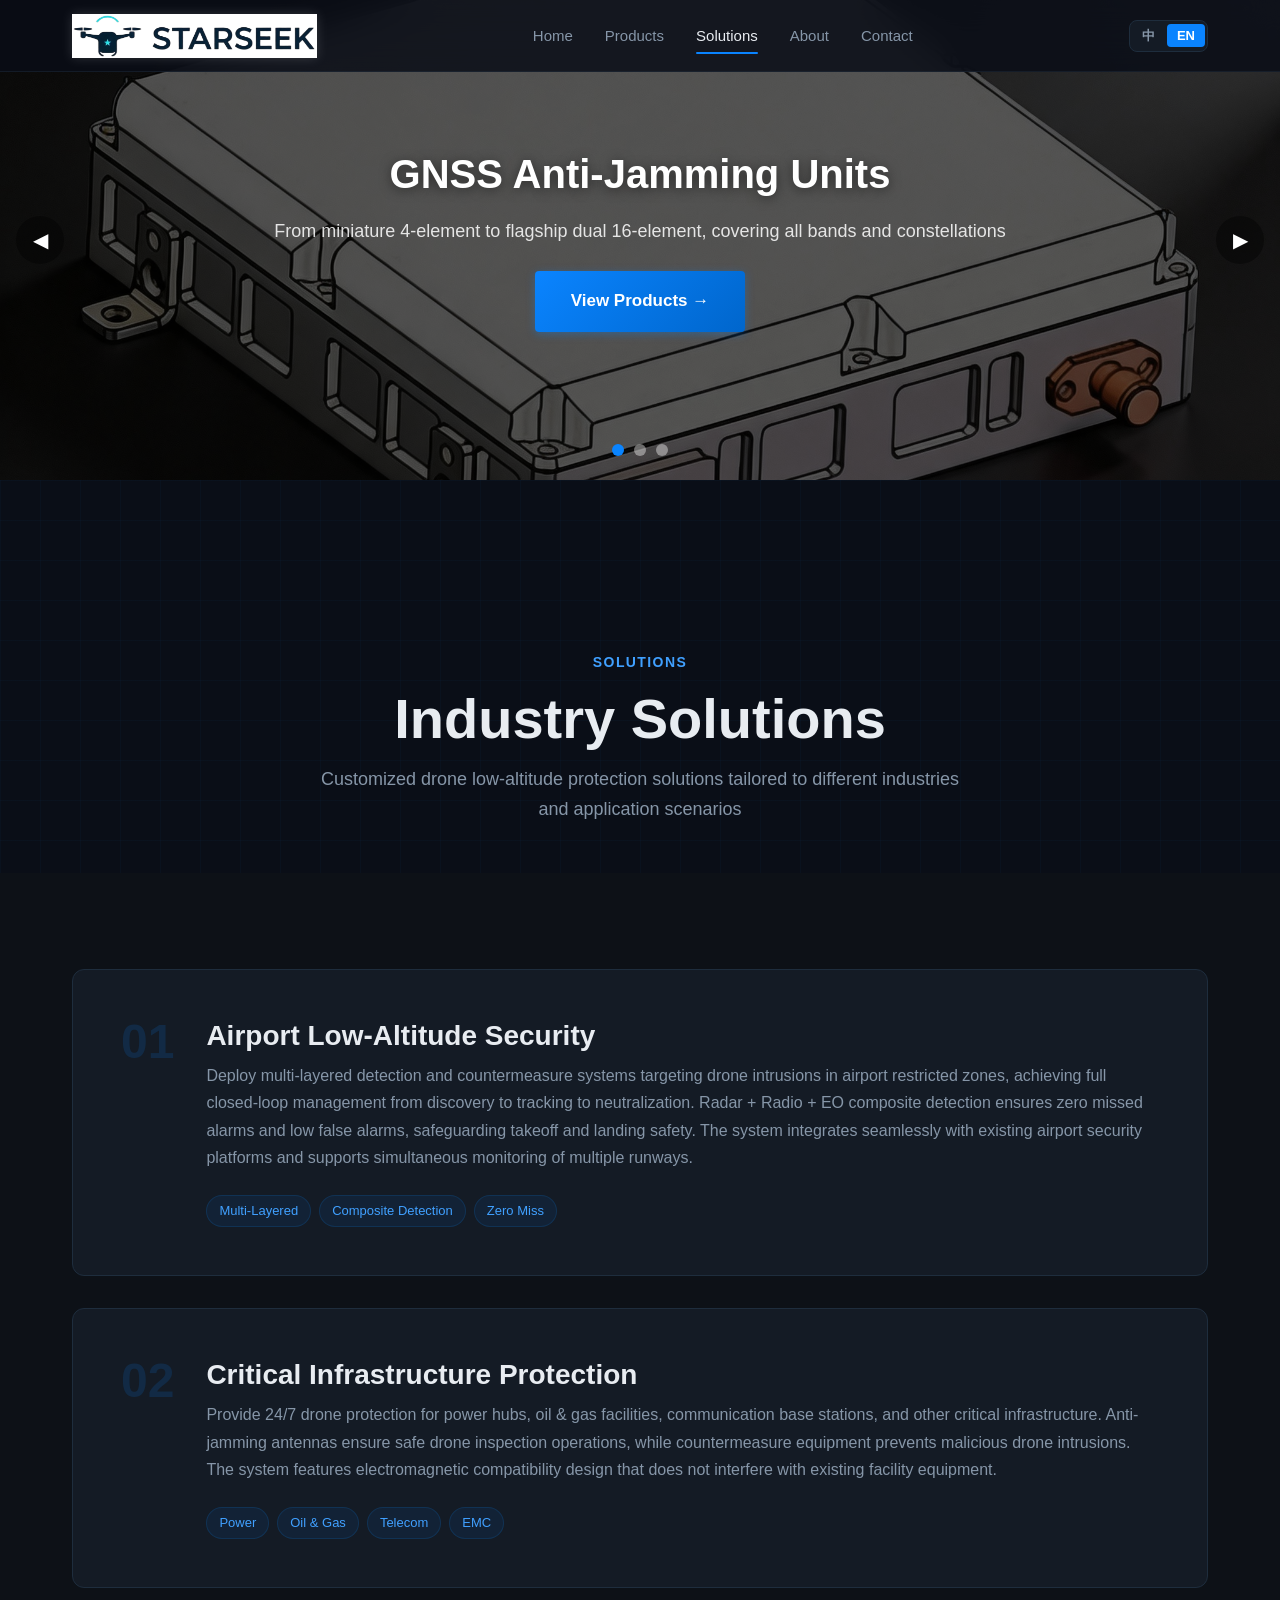
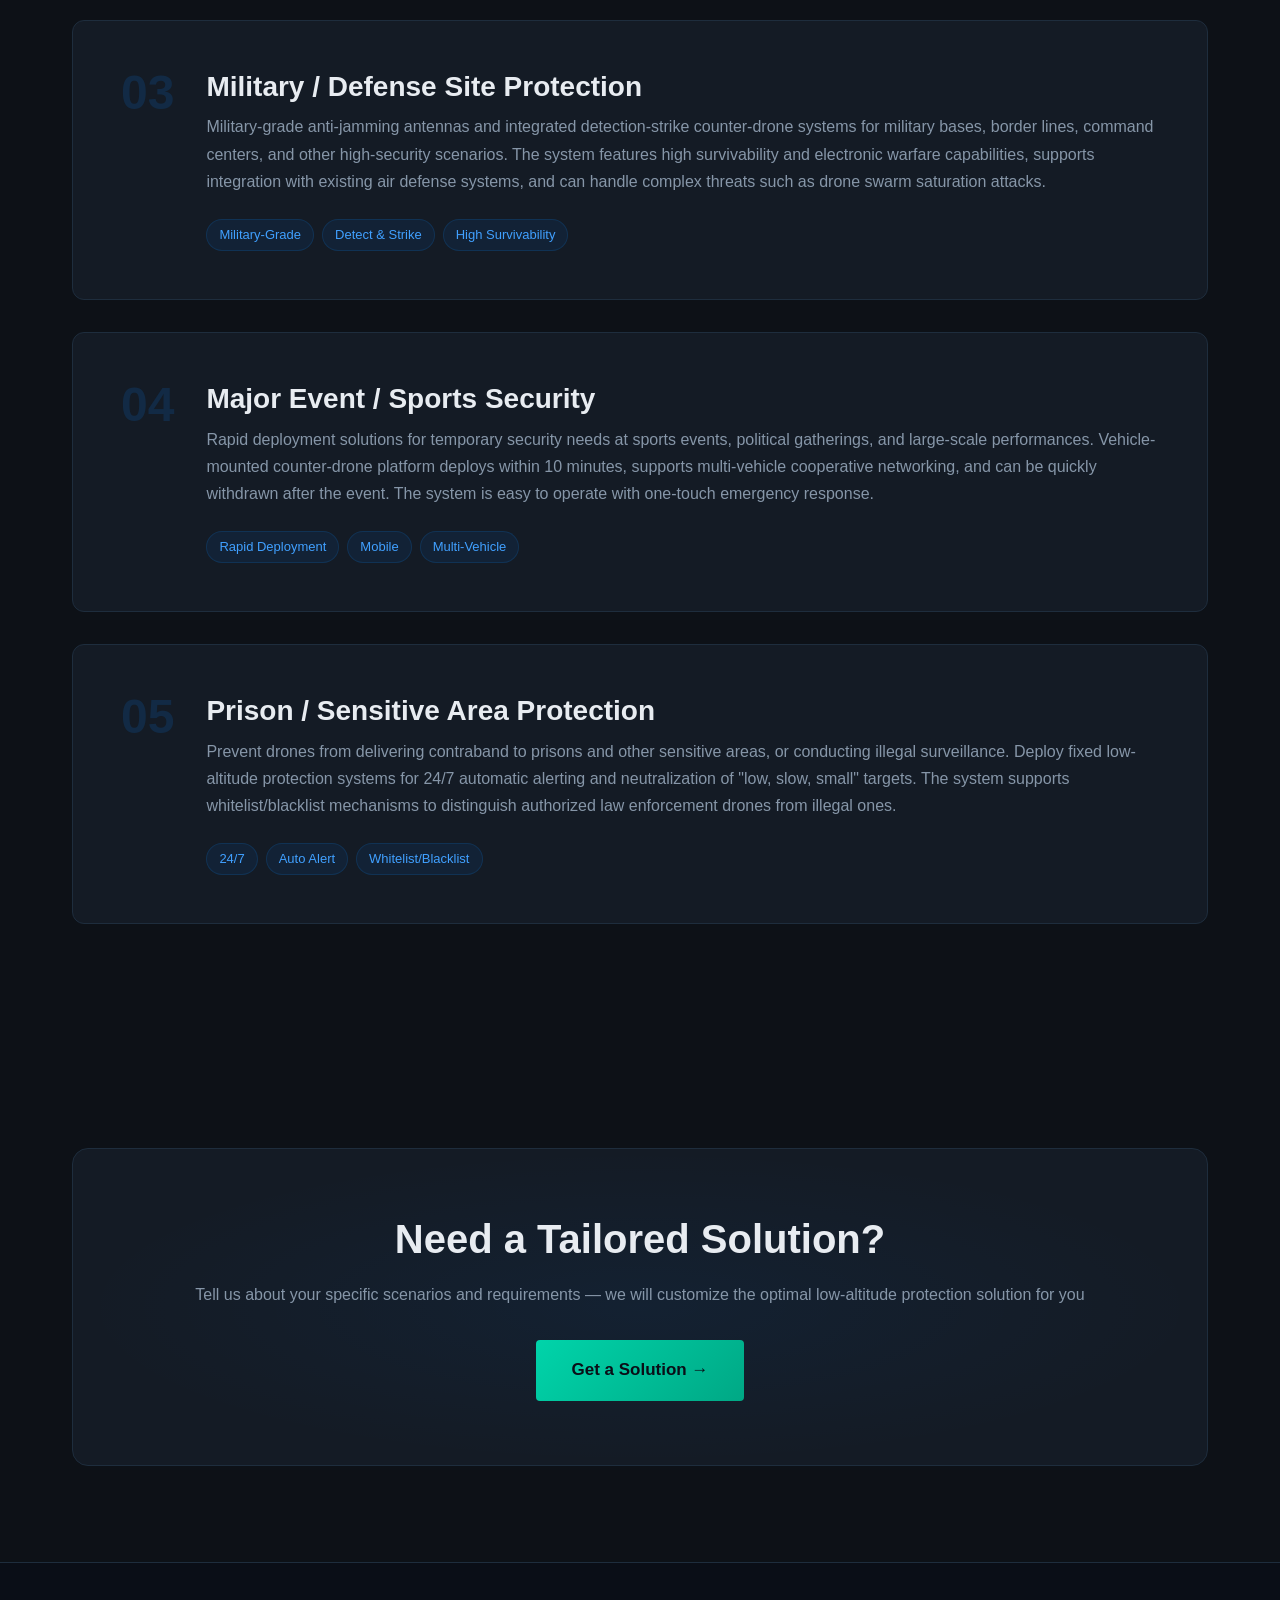
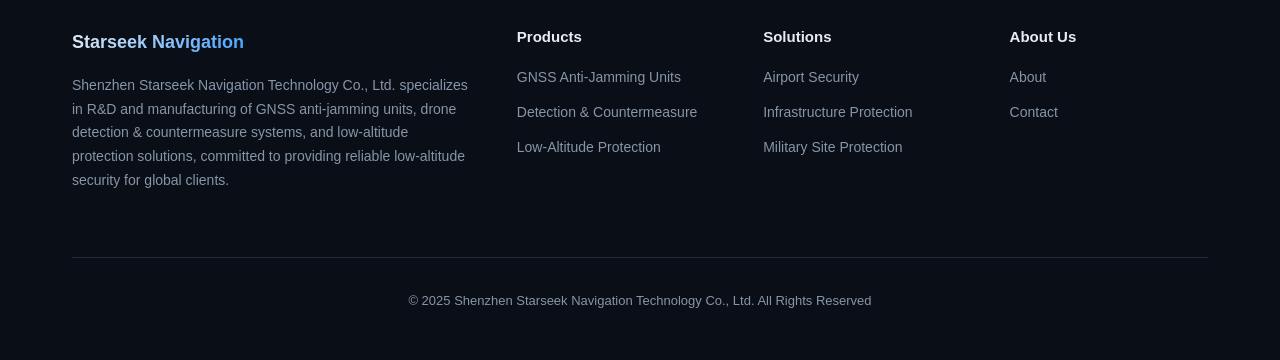
<file: en/solutions.html>
<!DOCTYPE html>
<html lang="en">
<head>
  <meta charset="UTF-8">
  <meta name="viewport" content="width=device-width, initial-scale=1.0">
  <title>Solutions - Starseek Navigation Technology</title>
  <meta name="description" content="Starseek Navigation Industry Solutions - Airport, infrastructure, military, event security, prison low-altitude protection">
  <link rel="stylesheet" href="../css/style.css">
  <link rel="preconnect" href="https://fonts.googleapis.com">
  <link rel="preconnect" href="https://fonts.gstatic.com" crossorigin>
  <link href="https://fonts.googleapis.com/css2?family=Inter:wght@400;500;600;700;800&display=swap" rel="stylesheet">
</head>
<body>

  <!-- Page Header -->
  <section class="page-header">
    <div class="container text-center">
      <span class="section-label">SOLUTIONS</span>
      <h1 class="section-title">Industry Solutions</h1>
      <p class="section-desc" style="margin-left:auto;margin-right:auto;">
        Customized drone low-altitude protection solutions tailored to different industries and application scenarios
      </p>
    </div>
  </section>

  <!-- Solutions List -->
  <section class="section">
    <div class="container">

      <div class="solution-card reveal">
        <div class="solution-num">01</div>
        <div class="solution-info">
          <h3>Airport Low-Altitude Security</h3>
          <p>Deploy multi-layered detection and countermeasure systems targeting drone intrusions in airport restricted zones, achieving full closed-loop management from discovery to tracking to neutralization. Radar + Radio + EO composite detection ensures zero missed alarms and low false alarms, safeguarding takeoff and landing safety. The system integrates seamlessly with existing airport security platforms and supports simultaneous monitoring of multiple runways.</p>
          <div class="card-tags">
            <span class="tag">Multi-Layered</span>
            <span class="tag">Composite Detection</span>
            <span class="tag">Zero Miss</span>
          </div>
        </div>
      </div>

      <div class="solution-card reveal">
        <div class="solution-num">02</div>
        <div class="solution-info">
          <h3>Critical Infrastructure Protection</h3>
          <p>Provide 24/7 drone protection for power hubs, oil & gas facilities, communication base stations, and other critical infrastructure. Anti-jamming antennas ensure safe drone inspection operations, while countermeasure equipment prevents malicious drone intrusions. The system features electromagnetic compatibility design that does not interfere with existing facility equipment.</p>
          <div class="card-tags">
            <span class="tag">Power</span>
            <span class="tag">Oil & Gas</span>
            <span class="tag">Telecom</span>
            <span class="tag">EMC</span>
          </div>
        </div>
      </div>

      <div class="solution-card reveal">
        <div class="solution-num">03</div>
        <div class="solution-info">
          <h3>Military / Defense Site Protection</h3>
          <p>Military-grade anti-jamming antennas and integrated detection-strike counter-drone systems for military bases, border lines, command centers, and other high-security scenarios. The system features high survivability and electronic warfare capabilities, supports integration with existing air defense systems, and can handle complex threats such as drone swarm saturation attacks.</p>
          <div class="card-tags">
            <span class="tag">Military-Grade</span>
            <span class="tag">Detect & Strike</span>
            <span class="tag">High Survivability</span>
          </div>
        </div>
      </div>

      <div class="solution-card reveal">
        <div class="solution-num">04</div>
        <div class="solution-info">
          <h3>Major Event / Sports Security</h3>
          <p>Rapid deployment solutions for temporary security needs at sports events, political gatherings, and large-scale performances. Vehicle-mounted counter-drone platform deploys within 10 minutes, supports multi-vehicle cooperative networking, and can be quickly withdrawn after the event. The system is easy to operate with one-touch emergency response.</p>
          <div class="card-tags">
            <span class="tag">Rapid Deployment</span>
            <span class="tag">Mobile</span>
            <span class="tag">Multi-Vehicle</span>
          </div>
        </div>
      </div>

      <div class="solution-card reveal">
        <div class="solution-num">05</div>
        <div class="solution-info">
          <h3>Prison / Sensitive Area Protection</h3>
          <p>Prevent drones from delivering contraband to prisons and other sensitive areas, or conducting illegal surveillance. Deploy fixed low-altitude protection systems for 24/7 automatic alerting and neutralization of "low, slow, small" targets. The system supports whitelist/blacklist mechanisms to distinguish authorized law enforcement drones from illegal ones.</p>
          <div class="card-tags">
            <span class="tag">24/7</span>
            <span class="tag">Auto Alert</span>
            <span class="tag">Whitelist/Blacklist</span>
          </div>
        </div>
      </div>

    </div>
  </section>

  <!-- CTA -->
  <section class="section">
    <div class="container reveal">
      <div class="cta-section">
        <h2>Need a Tailored Solution?</h2>
        <p>Tell us about your specific scenarios and requirements — we will customize the optimal low-altitude protection solution for you</p>
        <a href="contact.html" class="btn btn-accent btn-lg">Get a Solution →</a>
      </div>
    </div>
  </section>

  <script src="../js/i18n.js"></script>
  <script src="../js/main.js"></script>
</body>
</html>
</file>
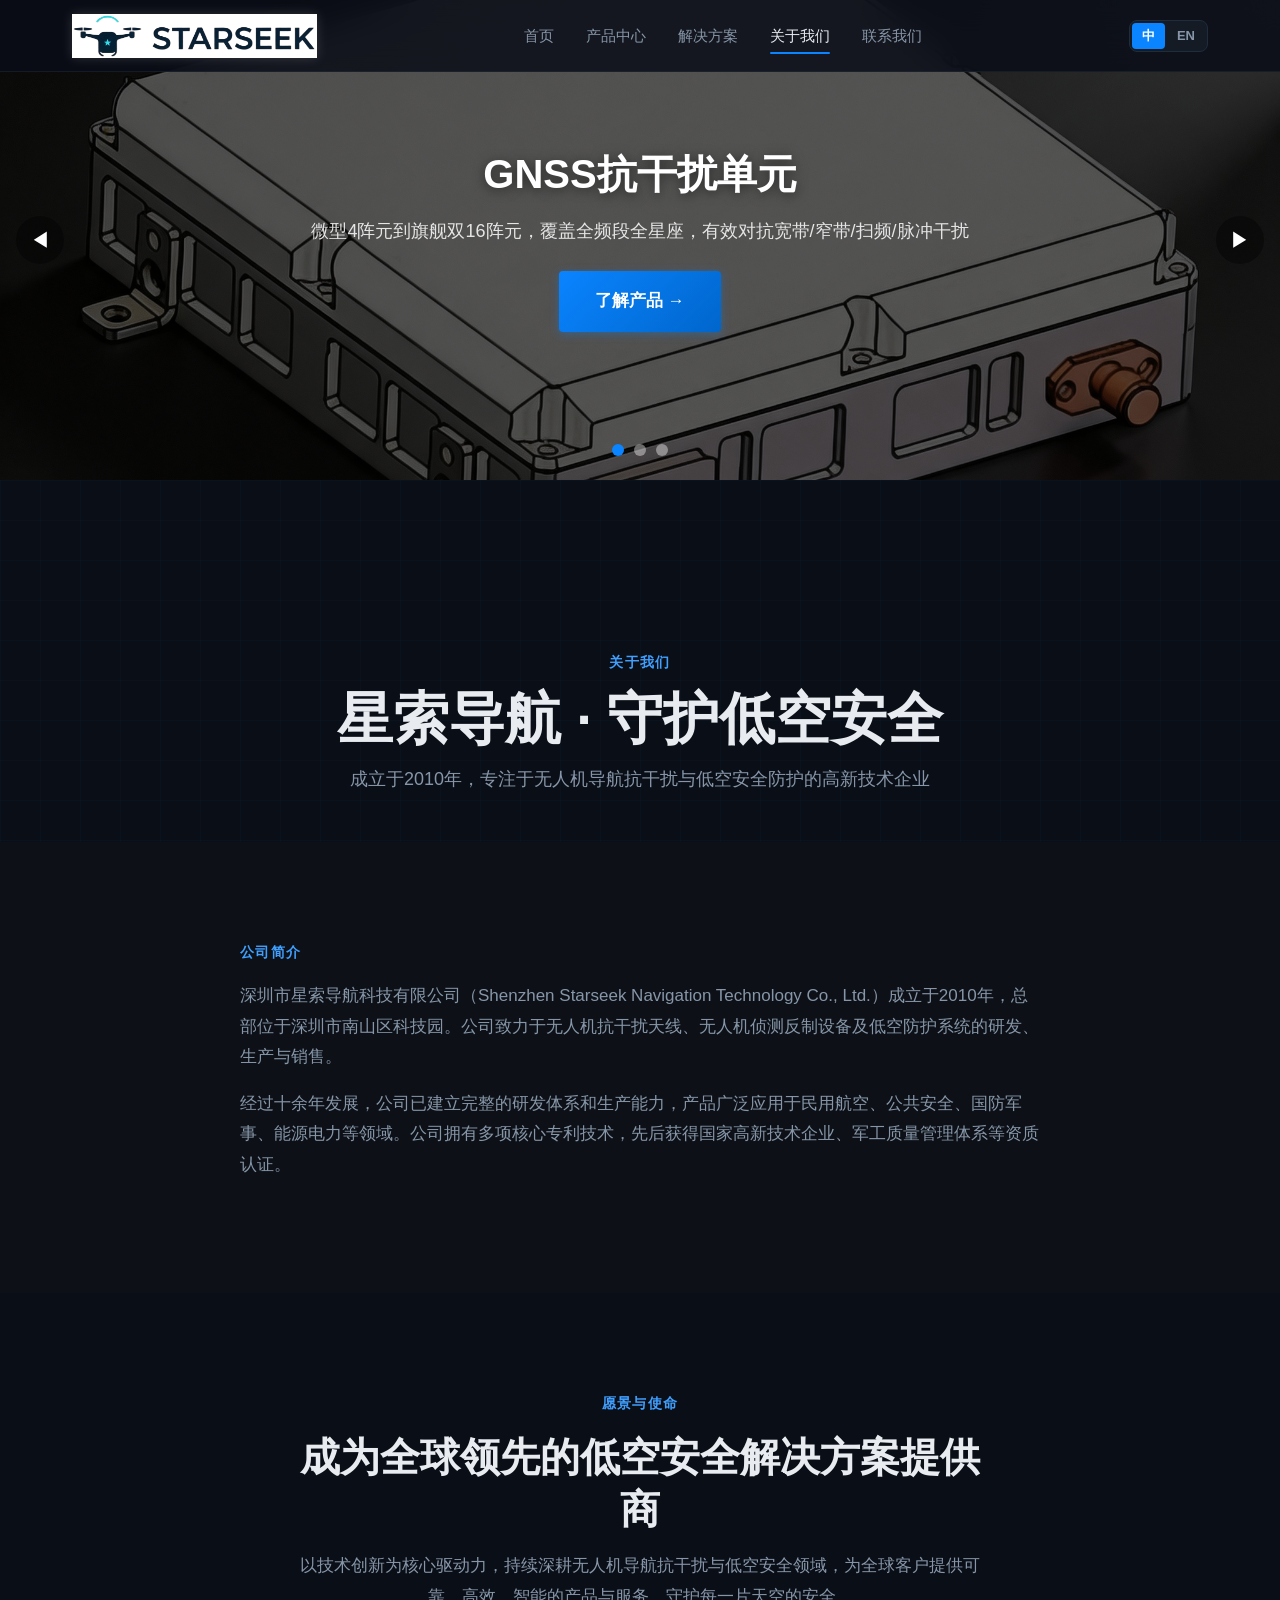
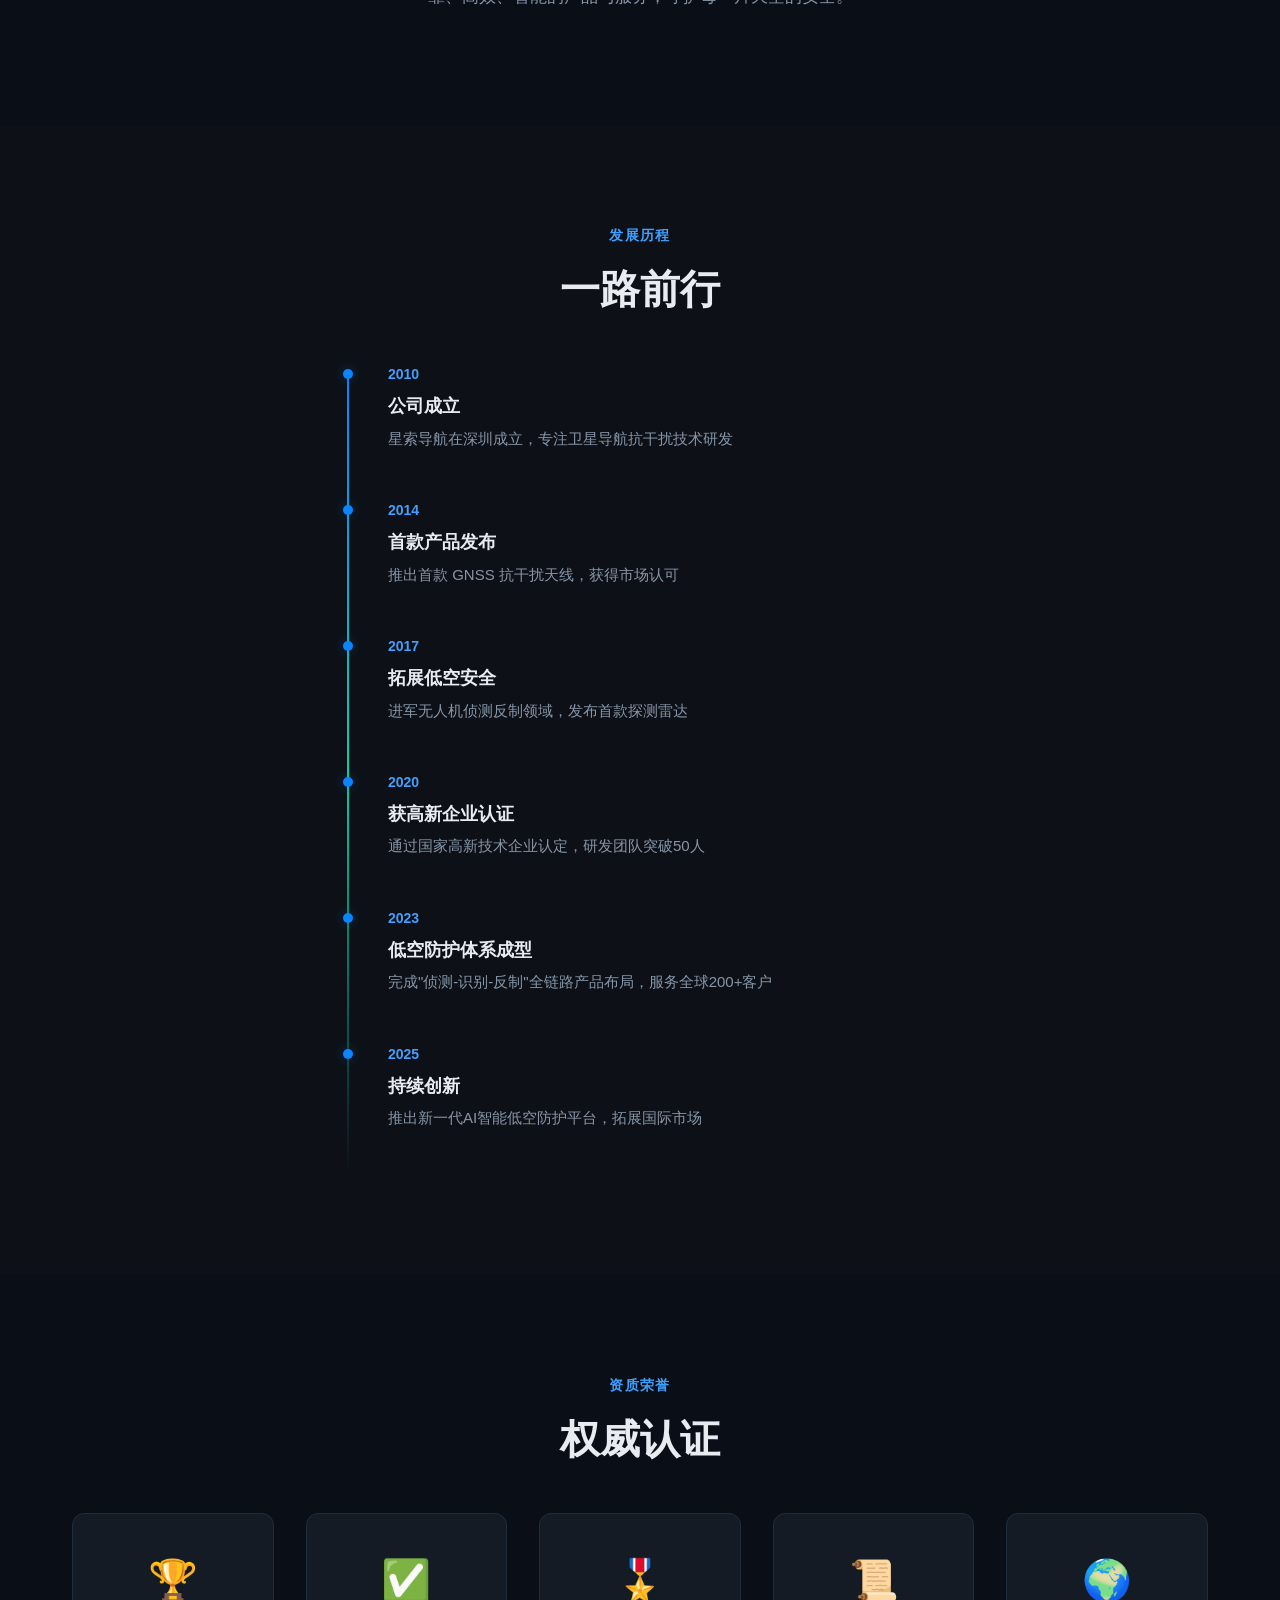
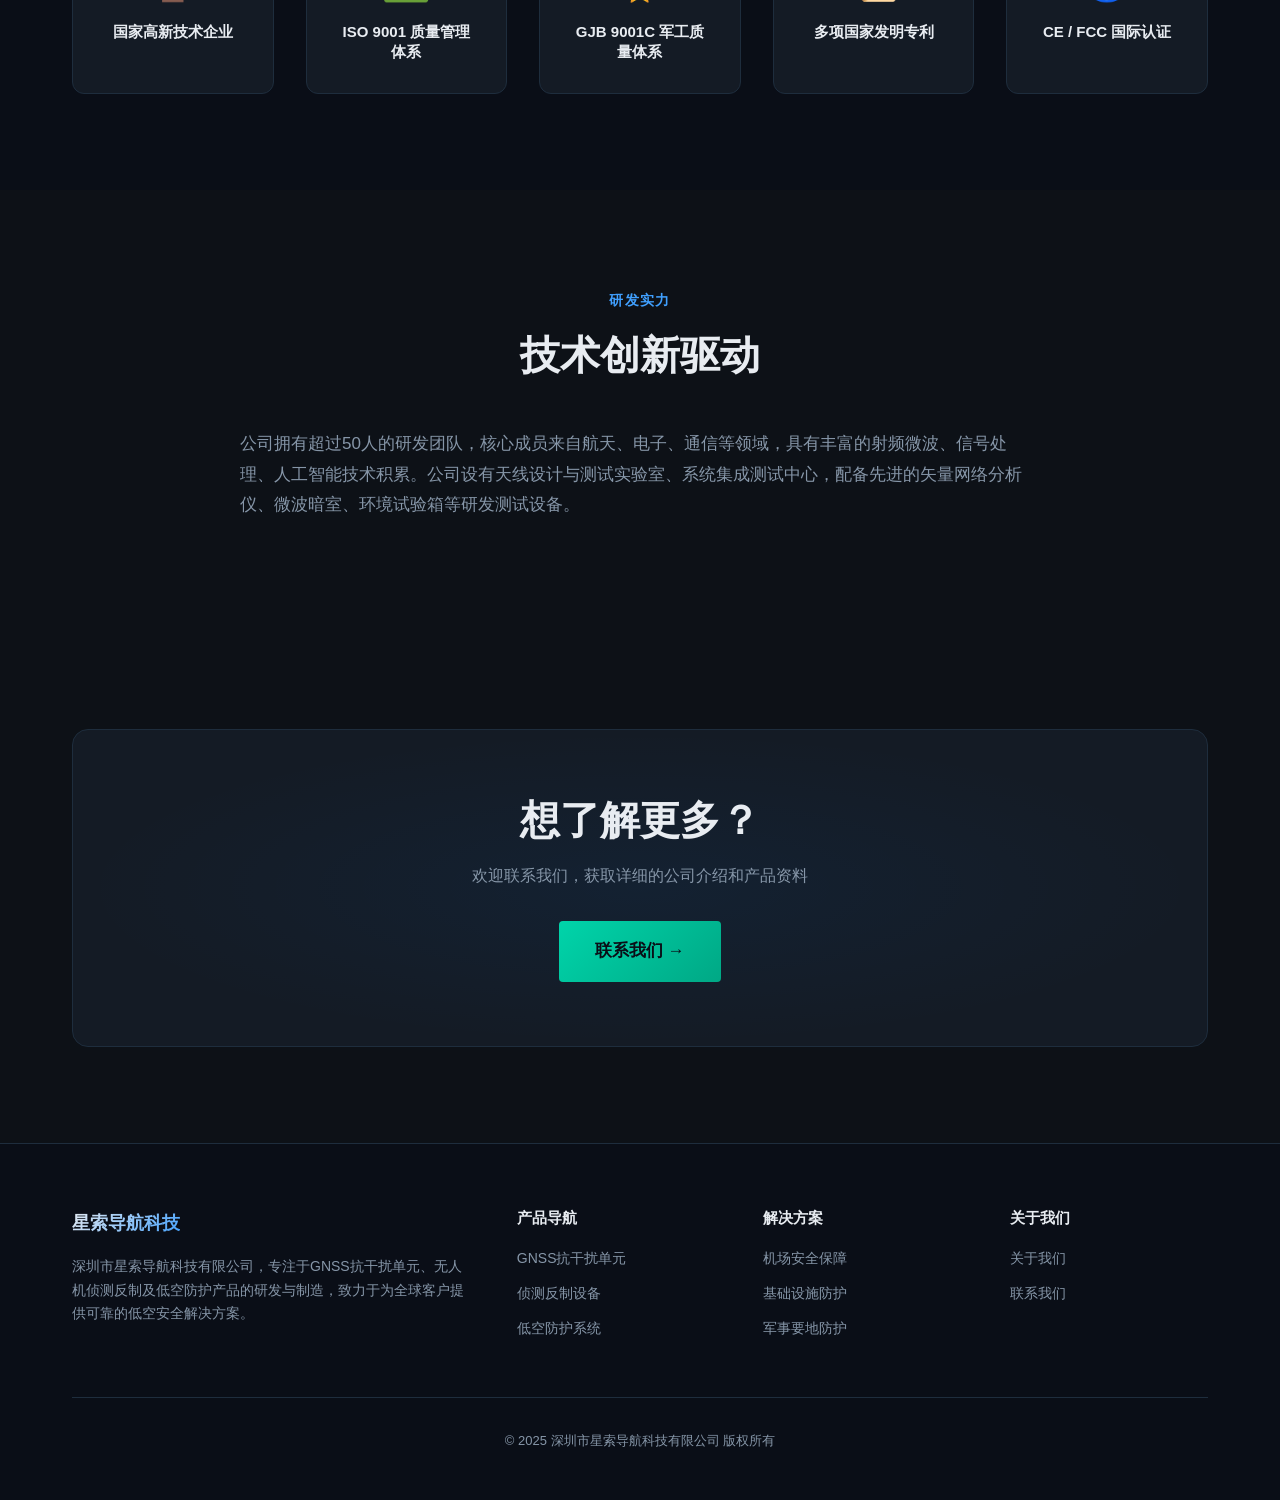
<file: zh/about.html>
<!DOCTYPE html>
<html lang="zh-CN">
<head>
  <meta charset="UTF-8">
  <meta name="viewport" content="width=device-width, initial-scale=1.0">
  <title>关于我们 - 星索导航科技</title>
  <meta name="description" content="深圳市星索导航科技有限公司 - 公司简介、发展历程、资质荣誉、研发实力">
  <link rel="stylesheet" href="../css/style.css">
  <link rel="preconnect" href="https://fonts.googleapis.com">
  <link rel="preconnect" href="https://fonts.gstatic.com" crossorigin>
  <link href="https://fonts.googleapis.com/css2?family=Inter:wght@400;500;600;700;800&display=swap" rel="stylesheet">
</head>
<body>

  <!-- Page Header -->
  <section class="page-header">
    <div class="container text-center">
      <span class="section-label">关于我们</span>
      <h1 class="section-title">星索导航 · 守护低空安全</h1>
      <p class="section-desc" style="margin-left:auto;margin-right:auto;">
        成立于2010年，专注于无人机导航抗干扰与低空安全防护的高新技术企业
      </p>
    </div>
  </section>

  <!-- Company Intro -->
  <section class="section">
    <div class="container">
      <div class="reveal" style="max-width:800px;margin:0 auto;">
        <span class="section-label">公司简介</span>
        <p style="font-size:1.0625rem;line-height:1.8;">
          深圳市星索导航科技有限公司（Shenzhen Starseek Navigation Technology Co., Ltd.）成立于2010年，总部位于深圳市南山区科技园。公司致力于无人机抗干扰天线、无人机侦测反制设备及低空防护系统的研发、生产与销售。
        </p>
        <p style="font-size:1.0625rem;line-height:1.8;">
          经过十余年发展，公司已建立完整的研发体系和生产能力，产品广泛应用于民用航空、公共安全、国防军事、能源电力等领域。公司拥有多项核心专利技术，先后获得国家高新技术企业、军工质量管理体系等资质认证。
        </p>
      </div>
    </div>
  </section>

  <!-- Vision & Mission -->
  <section class="section" style="background: var(--color-bg-deep);">
    <div class="container">
      <div class="reveal" style="max-width:700px;margin:0 auto;text-align:center;">
        <span class="section-label">愿景与使命</span>
        <h2 style="margin-bottom:var(--space-md);">成为全球领先的低空安全解决方案提供商</h2>
        <p style="font-size:1.0625rem;line-height:1.8;">
          以技术创新为核心驱动力，持续深耕无人机导航抗干扰与低空安全领域，为全球客户提供可靠、高效、智能的产品与服务，守护每一片天空的安全。
        </p>
      </div>
    </div>
  </section>

  <!-- Timeline -->
  <section class="section">
    <div class="container">
      <div class="text-center reveal" style="margin-bottom:var(--space-2xl);">
        <span class="section-label">发展历程</span>
        <h2 class="section-title">一路前行</h2>
      </div>
      <div class="timeline reveal" style="max-width:600px;margin:0 auto;">
        <div class="timeline-item">
          <div class="timeline-year">2010</div>
          <div class="timeline-title">公司成立</div>
          <div class="timeline-desc">星索导航在深圳成立，专注卫星导航抗干扰技术研发</div>
        </div>
        <div class="timeline-item">
          <div class="timeline-year">2014</div>
          <div class="timeline-title">首款产品发布</div>
          <div class="timeline-desc">推出首款 GNSS 抗干扰天线，获得市场认可</div>
        </div>
        <div class="timeline-item">
          <div class="timeline-year">2017</div>
          <div class="timeline-title">拓展低空安全</div>
          <div class="timeline-desc">进军无人机侦测反制领域，发布首款探测雷达</div>
        </div>
        <div class="timeline-item">
          <div class="timeline-year">2020</div>
          <div class="timeline-title">获高新企业认证</div>
          <div class="timeline-desc">通过国家高新技术企业认定，研发团队突破50人</div>
        </div>
        <div class="timeline-item">
          <div class="timeline-year">2023</div>
          <div class="timeline-title">低空防护体系成型</div>
          <div class="timeline-desc">完成"侦测-识别-反制"全链路产品布局，服务全球200+客户</div>
        </div>
        <div class="timeline-item">
          <div class="timeline-year">2025</div>
          <div class="timeline-title">持续创新</div>
          <div class="timeline-desc">推出新一代AI智能低空防护平台，拓展国际市场</div>
        </div>
      </div>
    </div>
  </section>

  <!-- Certifications -->
  <section class="section" style="background: var(--color-bg-deep);">
    <div class="container">
      <div class="text-center reveal" style="margin-bottom:var(--space-2xl);">
        <span class="section-label">资质荣誉</span>
        <h2 class="section-title">权威认证</h2>
      </div>
      <div class="card-grid reveal" style="grid-template-columns: repeat(auto-fit, minmax(200px, 1fr));">
        <div class="card" style="text-align:center;padding:var(--space-xl);">
          <div style="font-size:2.5rem;margin-bottom:var(--space-sm);">🏆</div>
          <h4 style="font-size:0.9375rem;">国家高新技术企业</h4>
        </div>
        <div class="card" style="text-align:center;padding:var(--space-xl);">
          <div style="font-size:2.5rem;margin-bottom:var(--space-sm);">✅</div>
          <h4 style="font-size:0.9375rem;">ISO 9001 质量管理体系</h4>
        </div>
        <div class="card" style="text-align:center;padding:var(--space-xl);">
          <div style="font-size:2.5rem;margin-bottom:var(--space-sm);">🎖️</div>
          <h4 style="font-size:0.9375rem;">GJB 9001C 军工质量体系</h4>
        </div>
        <div class="card" style="text-align:center;padding:var(--space-xl);">
          <div style="font-size:2.5rem;margin-bottom:var(--space-sm);">📜</div>
          <h4 style="font-size:0.9375rem;">多项国家发明专利</h4>
        </div>
        <div class="card" style="text-align:center;padding:var(--space-xl);">
          <div style="font-size:2.5rem;margin-bottom:var(--space-sm);">🌍</div>
          <h4 style="font-size:0.9375rem;">CE / FCC 国际认证</h4>
        </div>
      </div>
    </div>
  </section>

  <!-- R&D -->
  <section class="section">
    <div class="container">
      <div class="text-center reveal" style="margin-bottom:var(--space-2xl);">
        <span class="section-label">研发实力</span>
        <h2 class="section-title">技术创新驱动</h2>
      </div>
      <div class="reveal" style="max-width:800px;margin:0 auto;">
        <p style="font-size:1.0625rem;line-height:1.8;">
          公司拥有超过50人的研发团队，核心成员来自航天、电子、通信等领域，具有丰富的射频微波、信号处理、人工智能技术积累。公司设有天线设计与测试实验室、系统集成测试中心，配备先进的矢量网络分析仪、微波暗室、环境试验箱等研发测试设备。
        </p>
      </div>
    </div>
  </section>

  <!-- CTA -->
  <section class="section">
    <div class="container reveal">
      <div class="cta-section">
        <h2>想了解更多？</h2>
        <p>欢迎联系我们，获取详细的公司介绍和产品资料</p>
        <a href="contact.html" class="btn btn-accent btn-lg">联系我们 →</a>
      </div>
    </div>
  </section>

  <script src="../js/i18n.js"></script>
  <script src="../js/main.js"></script>
</body>
</html>
</file>
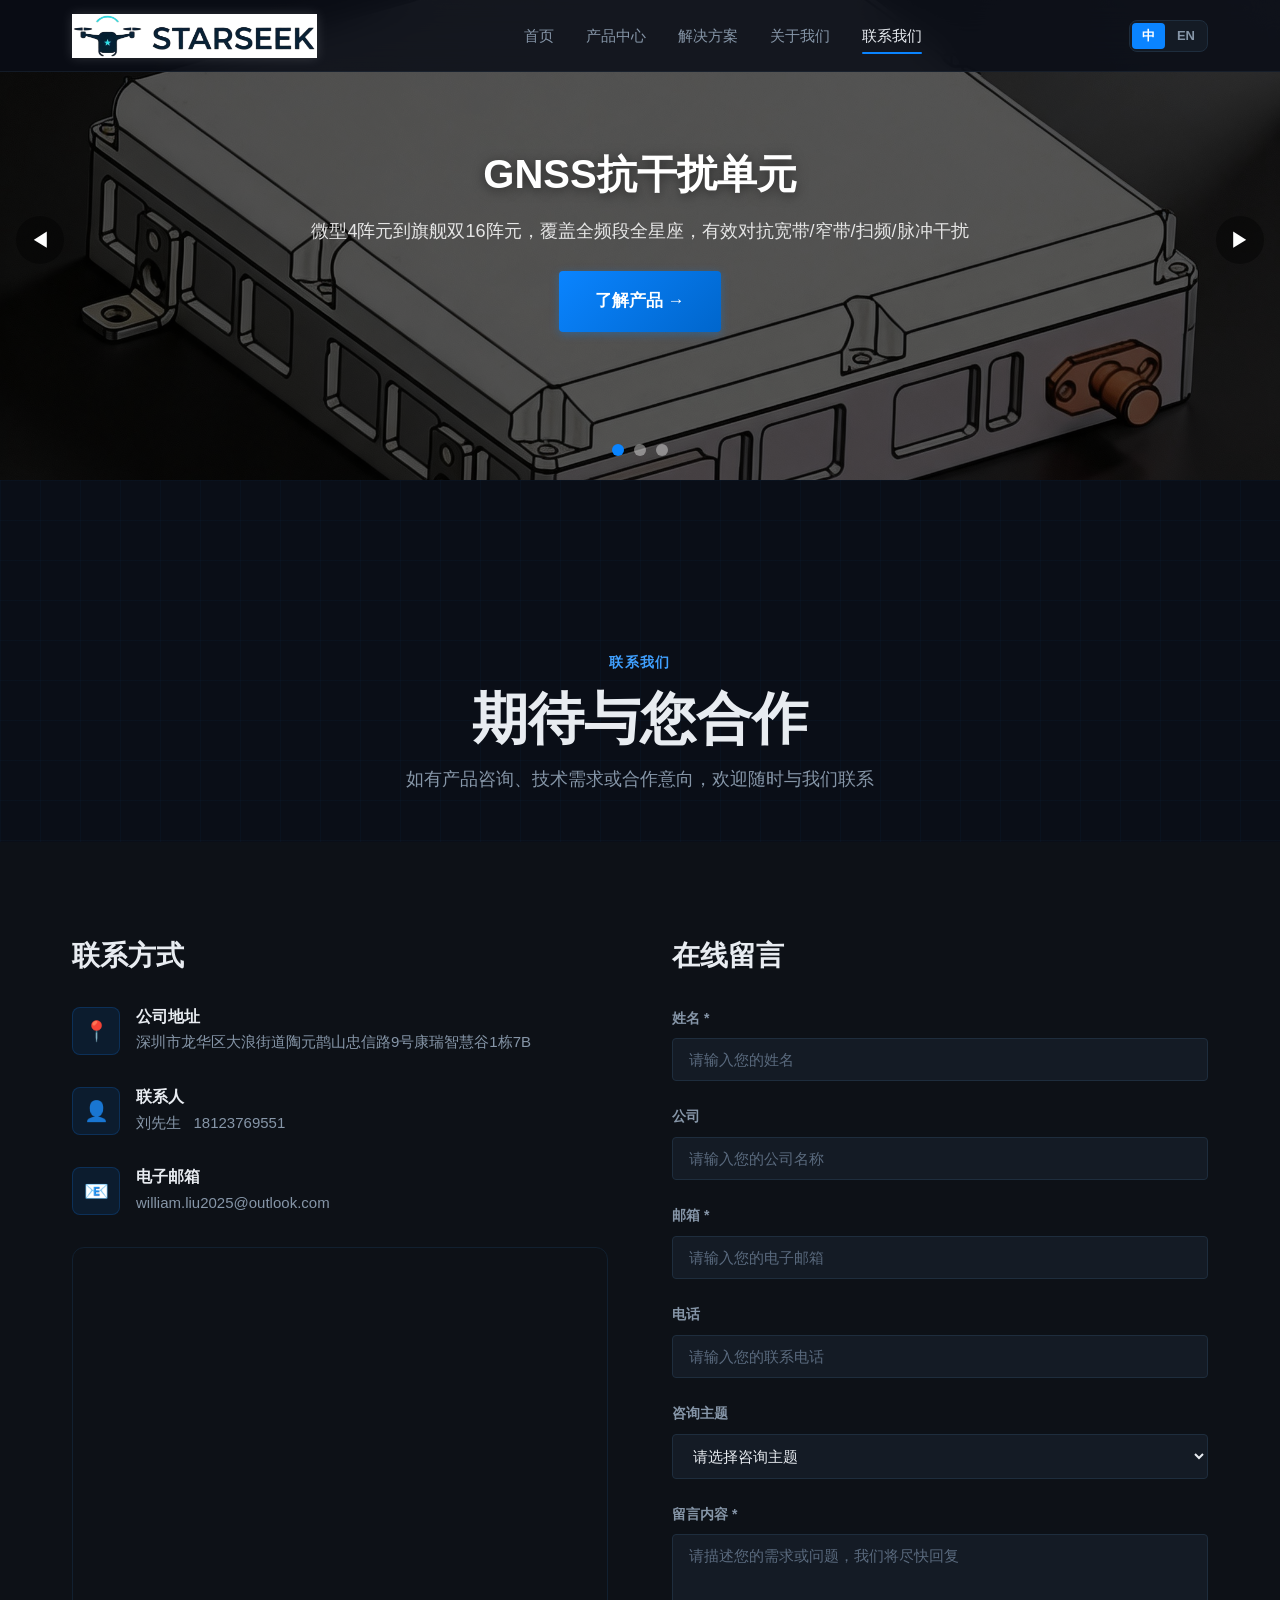
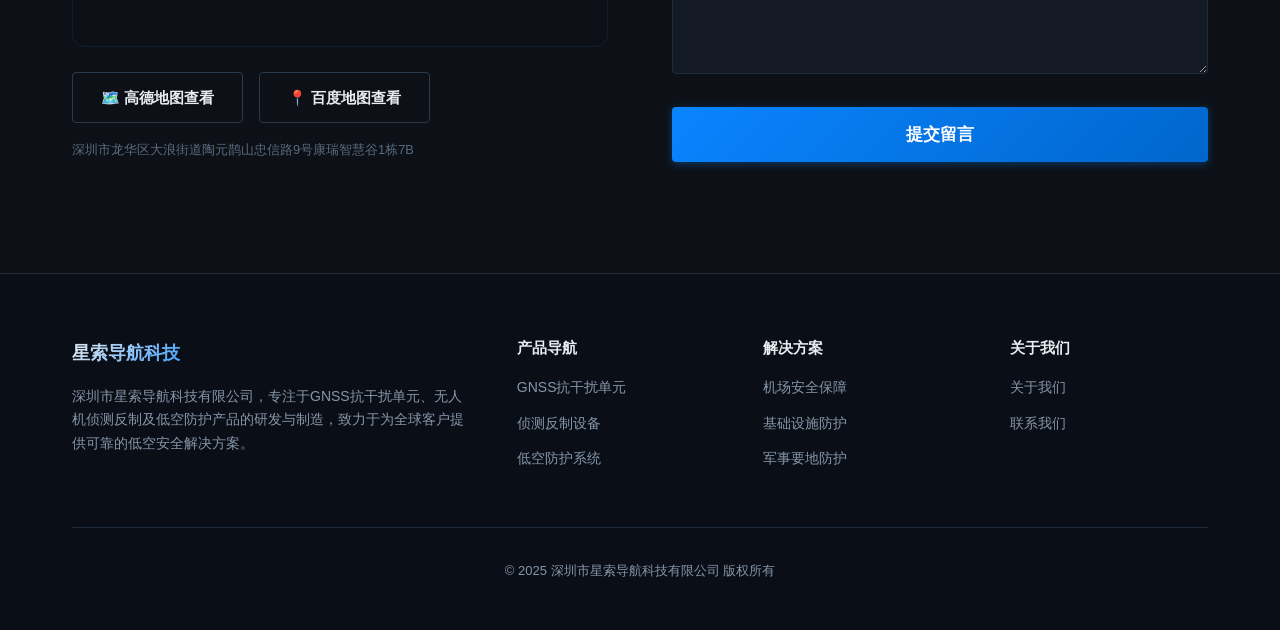
<file: zh/contact.html>
<!DOCTYPE html>
<html lang="zh-CN">
<head>
  <meta charset="UTF-8">
  <meta name="viewport" content="width=device-width, initial-scale=1.0">
  <title>联系我们 - 星索导航科技</title>
  <meta name="description" content="联系深圳市星索导航科技有限公司 - 地址、电话、邮箱、在线咨询表单">
  <link rel="stylesheet" href="../css/style.css">
  <link rel="preconnect" href="https://fonts.googleapis.com">
  <link rel="preconnect" href="https://fonts.gstatic.com" crossorigin>
  <link href="https://fonts.googleapis.com/css2?family=Inter:wght@400;500;600;700;800&display=swap" rel="stylesheet">
</head>
<body>

  <!-- Page Header -->
  <section class="page-header">
    <div class="container text-center">
      <span class="section-label">联系我们</span>
      <h1 class="section-title">期待与您合作</h1>
      <p class="section-desc" style="margin-left:auto;margin-right:auto;">
        如有产品咨询、技术需求或合作意向，欢迎随时与我们联系
      </p>
    </div>
  </section>

  <!-- Contact Section -->
  <section class="section">
    <div class="container">
      <div class="contact-grid">

        <!-- Contact Info -->
        <div class="reveal">
          <h3 style="margin-bottom:var(--space-xl);">联系方式</h3>

          <div class="contact-info-item">
            <div class="contact-info-icon">📍</div>
            <div class="contact-info-text">
              <h4>公司地址</h4>
              <p>深圳市龙华区大浪街道陶元鹊山忠信路9号康瑞智慧谷1栋7B</p>
            </div>
          </div>

          <div class="contact-info-item">
            <div class="contact-info-icon">👤</div>
            <div class="contact-info-text">
              <h4>联系人</h4>
              <p>刘先生 &nbsp; 18123769551</p>
            </div>
          </div>

          <div class="contact-info-item">
            <div class="contact-info-icon">📧</div>
            <div class="contact-info-text">
              <h4>电子邮箱</h4>
              <p>william.liu2025@outlook.com</p>
            </div>
          </div>

          <!-- Map -->
          <div class="map-container reveal">
            <iframe
              width="100%" height="400" frameborder="0" scrolling="no" marginheight="0" marginwidth="0"
              src="https://www.openstreetmap.org/export/embed.html?bbox=113.99%2C22.65%2C114.02%2C22.68&amp;layer=mapnik&amp;marker=22.665229%2C114.006837"
              style="border:1px solid var(--color-border);border-radius:var(--radius-lg);">
            </iframe>
            <div style="display:flex;gap:var(--space-md);margin-top:var(--space-md);flex-wrap:wrap;">
              <a href="https://uri.amap.com/marker?position=114.006837,22.665229&name=深圳市星索导航科技有限公司&callnative=1" target="_blank" rel="noopener" class="btn btn-outline" style="justify-content:center;">🗺️ 高德地图查看</a>
              <a href="https://api.map.baidu.com/marker?location=22.665229,114.006837&title=深圳市星索导航科技有限公司&content=深圳市龙华区大浪街道陶元鹊山忠信路9号康瑞智慧谷1栋7B&output=html" target="_blank" rel="noopener" class="btn btn-outline" style="justify-content:center;">📍 百度地图查看</a>
            </div>
            <p style="font-size:0.8rem;color:var(--color-text-muted);margin-top:var(--space-md);">深圳市龙华区大浪街道陶元鹊山忠信路9号康瑞智慧谷1栋7B</p>
          </div>
        </div>

        <!-- Contact Form -->
        <div class="reveal">
          <h3 style="margin-bottom:var(--space-xl);">在线留言</h3>
          <form id="contactForm" action="https://formsubmit.co/william.liu2025@outlook.com" method="POST">
            <input type="hidden" name="_subject" value="星索官网留言 - 来自网站">
            <input type="hidden" name="_captcha" value="false">
            <input type="hidden" name="_template" value="table">
            <input type="hidden" name="_next" value="https://sxgnss.com/zh/contact.html?sent=1">
            <div class="form-group">
              <label class="form-label" for="name">姓名 *</label>
              <input type="text" id="name" class="form-input" placeholder="请输入您的姓名" required>
            </div>
            <div class="form-group">
              <label class="form-label" for="company">公司</label>
              <input type="text" id="company" class="form-input" placeholder="请输入您的公司名称">
            </div>
            <div class="form-group">
              <label class="form-label" for="email">邮箱 *</label>
              <input type="email" id="email" class="form-input" placeholder="请输入您的电子邮箱" required>
            </div>
            <div class="form-group">
              <label class="form-label" for="phone">电话</label>
              <input type="tel" id="phone" class="form-input" placeholder="请输入您的联系电话">
            </div>
            <div class="form-group">
              <label class="form-label" for="subject">咨询主题</label>
              <select id="subject" class="form-input">
                <option value="">请选择咨询主题</option>
                <option value="product">产品咨询</option>
                <option value="solution">方案咨询</option>
                <option value="cooperation">商务合作</option>
                <option value="other">其他</option>
              </select>
            </div>
            <div class="form-group">
              <label class="form-label" for="message">留言内容 *</label>
              <textarea id="message" class="form-textarea" placeholder="请描述您的需求或问题，我们将尽快回复" required></textarea>
            </div>
            <button type="submit" class="btn btn-primary btn-lg" style="width:100%;justify-content:center;">
              提交留言
            </button>
          </form>
        </div>

      </div>
    </div>
  </section>

  <script src="../js/i18n.js"></script>
  <script src="../js/main.js"></script>
</body>
</html>
</file>
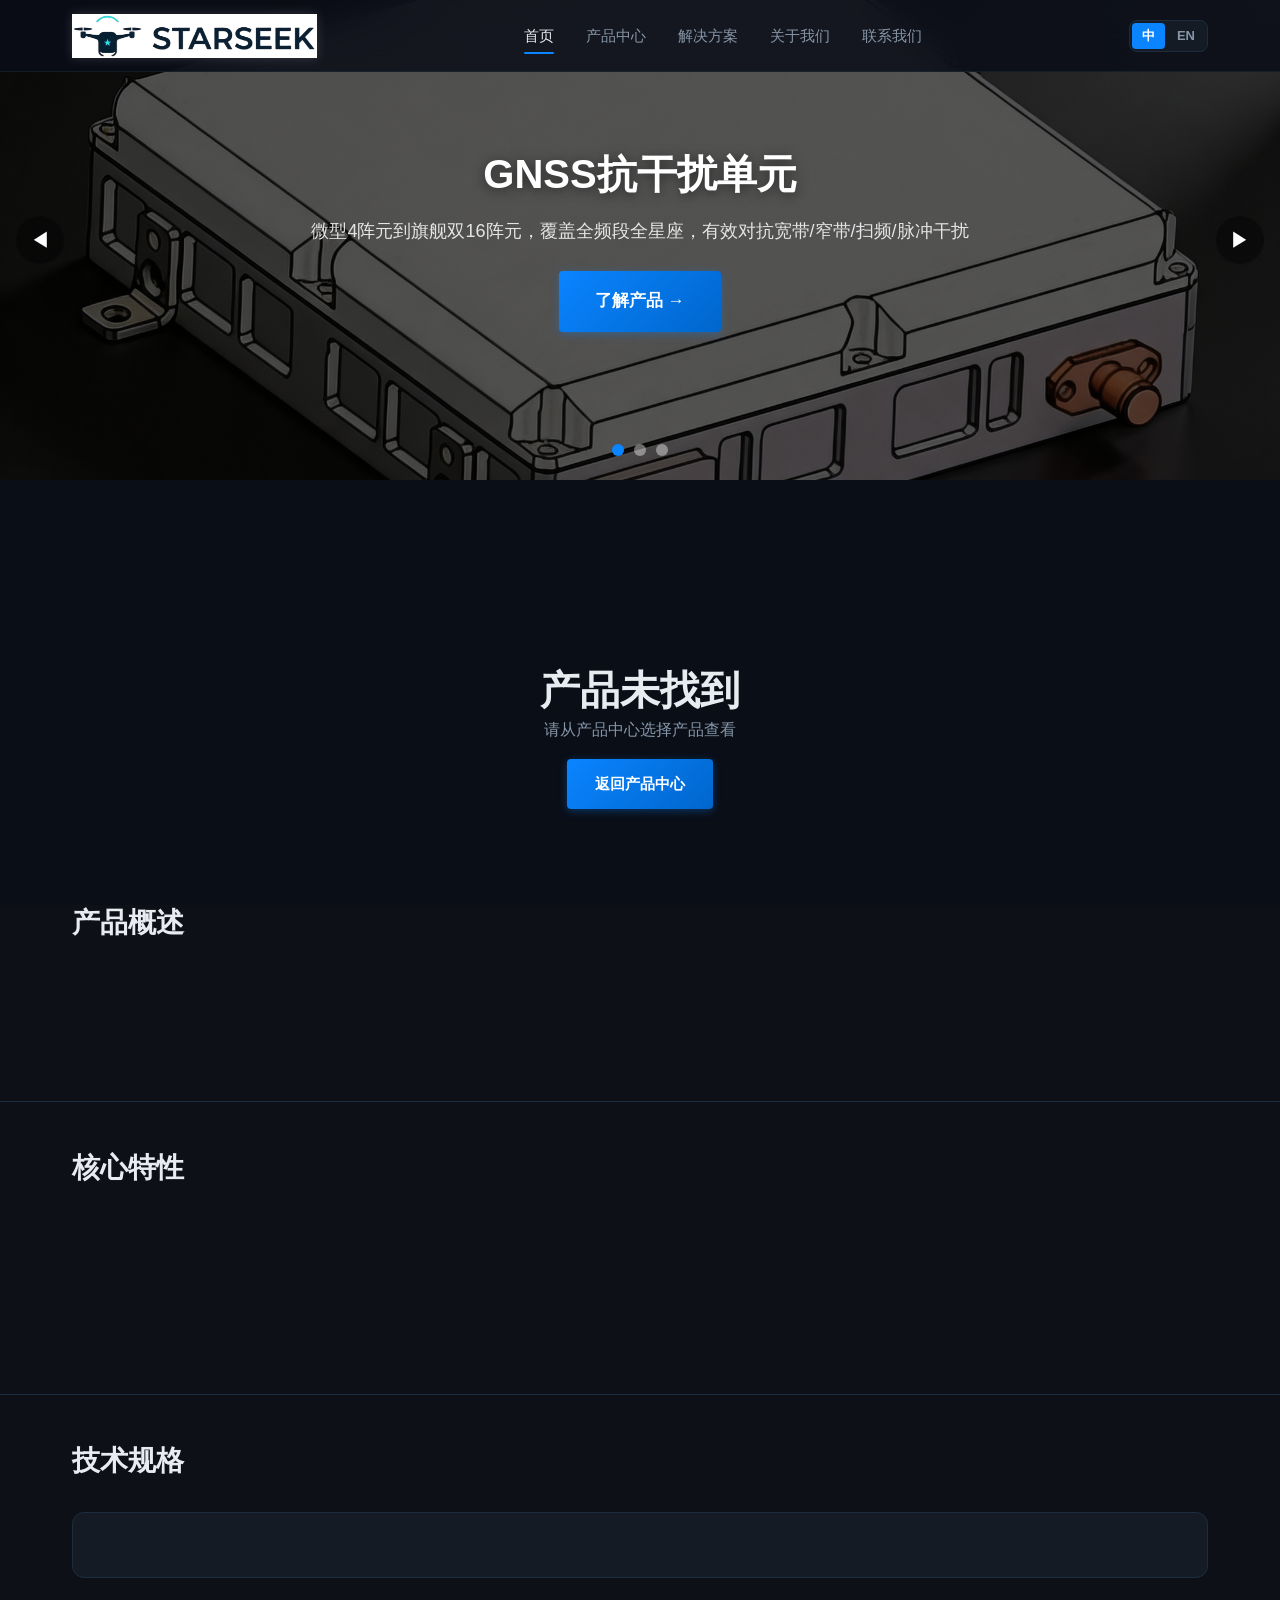
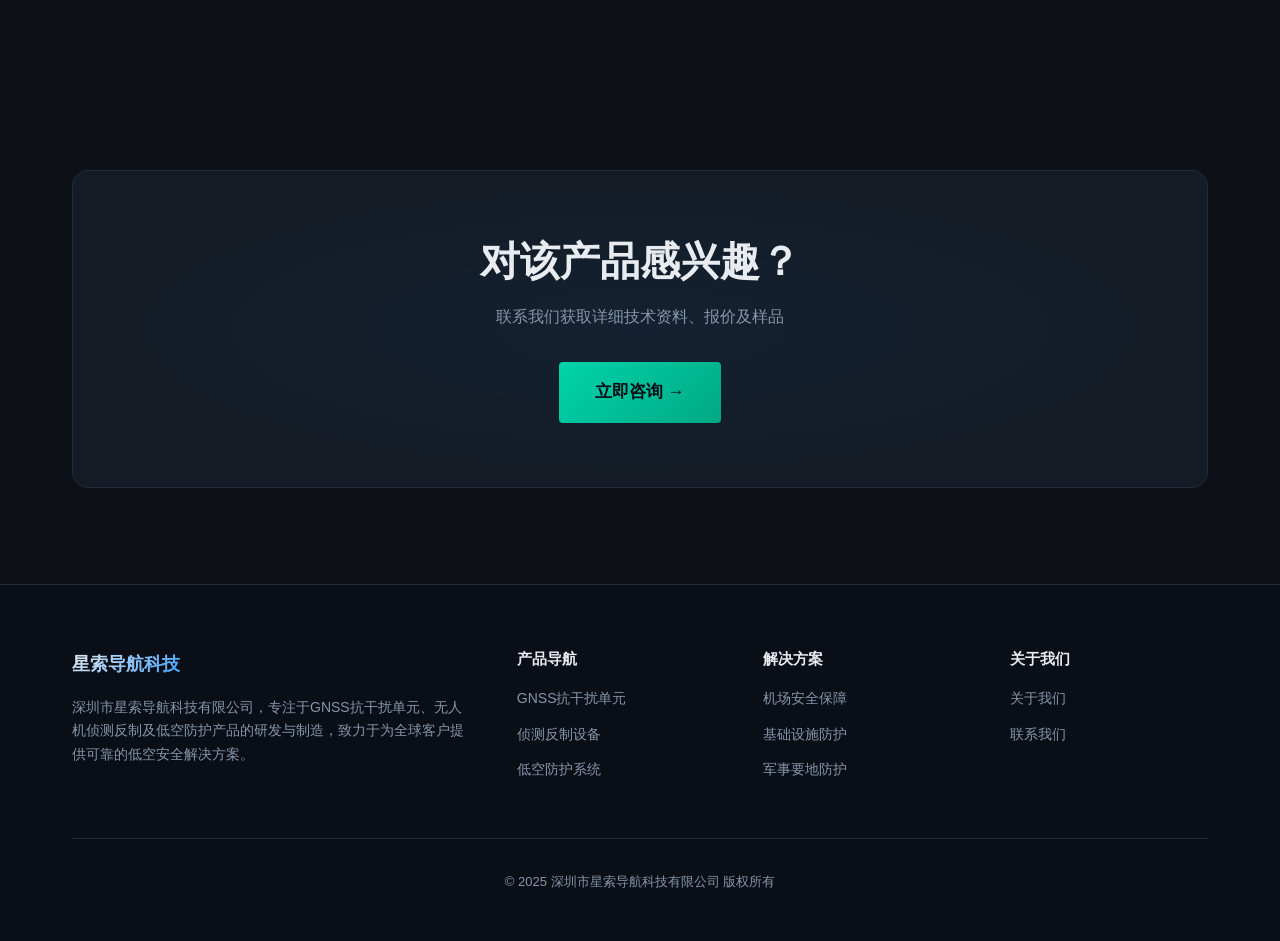
<file: zh/product-detail.html>
<!DOCTYPE html>
<html lang="zh-CN">
<head>
  <meta charset="UTF-8">
  <meta name="viewport" content="width=device-width, initial-scale=1.0">
  <title>产品详情 - 星索导航科技</title>
  <meta name="description" content="星索导航科技 - 抗干扰天线产品详情">
  <link rel="stylesheet" href="../css/style.css">
  <link rel="preconnect" href="https://fonts.googleapis.com">
  <link rel="preconnect" href="https://fonts.gstatic.com" crossorigin>
  <link href="https://fonts.googleapis.com/css2?family=Inter:wght@400;500;600;700;800&display=swap" rel="stylesheet">
  <style>
    .detail-hero { padding-top: calc(var(--nav-height) + var(--space-2xl)); padding-bottom: var(--space-xl); background: var(--color-bg-deep); }
    .detail-gallery { display: flex; gap: var(--space-md); margin-bottom: var(--space-xl); }
    .detail-gallery img { width: 100%; max-height: 480px; object-fit: contain; background: var(--color-bg-elevated); border-radius: var(--radius-lg); border: 1px solid var(--color-border); }
    .detail-gallery-thumbs { display: flex; gap: var(--space-sm); margin-top: var(--space-md); }
    .detail-gallery-thumbs img { width: 80px; height: 80px; object-fit: cover; border-radius: var(--radius-md); border: 2px solid var(--color-border); cursor: pointer; transition: border-color var(--transition-fast); }
    .detail-gallery-thumbs img:hover, .detail-gallery-thumbs img.active { border-color: var(--color-primary); }
    .spec-table { width: 100%; border-collapse: collapse; margin: var(--space-xl) 0; }
    .spec-table tr { border-bottom: 1px solid var(--color-border); }
    .spec-table td { padding: var(--space-md) var(--space-lg); }
    .spec-table td:first-child { color: var(--color-text-muted); font-weight: 500; width: 40%; white-space: nowrap; }
    .spec-table td:last-child { color: var(--color-text-primary); font-weight: 600; }
    .feature-list-detail { display: grid; grid-template-columns: repeat(auto-fit, minmax(280px, 1fr)); gap: var(--space-md); margin: var(--space-xl) 0; }
    .feature-item-detail { display: flex; align-items: flex-start; gap: var(--space-md); padding: var(--space-lg); background: var(--color-bg-card); border: 1px solid var(--color-border); border-radius: var(--radius-md); }
    .feature-item-detail .fi-icon { font-size: 1.5rem; flex-shrink: 0; }
    .feature-item-detail .fi-text { font-size: 0.9375rem; color: var(--color-text-primary); line-height: 1.6; }
    .breadcrumb { display: flex; gap: var(--space-sm); align-items: center; font-size: 0.875rem; color: var(--color-text-muted); margin-bottom: var(--space-lg); }
    .breadcrumb a { color: var(--color-text-secondary); text-decoration: none; }
    .breadcrumb a:hover { color: var(--color-primary-light); }
    .section-divider { border: 0; border-top: 1px solid var(--color-border); margin: var(--space-2xl) 0; }
    @media (max-width: 768px) {
      .spec-table td:first-child { width: 50%; }
      .detail-gallery-thumbs { overflow-x: auto; }
    }
  </style>
</head>
<body>

  <section class="detail-hero">
    <div class="container">
      <div class="breadcrumb">
        <a href="./">首页</a> <span>/</span>
        <a href="products.html">产品中心</a> <span>/</span>
        <a href="products.html?category=antenna" id="bcCat">GNSS抗干扰单元</a> <span>/</span>
        <span id="bcName" style="color:var(--color-text-primary);">产品详情</span>
      </div>

      <div class="reveal">
        <span class="section-label" id="detailSeries">系列</span>
        <h1 class="section-title" id="detailName">产品名称</h1>
        <p class="section-desc" id="detailSubtitle" style="font-size:1.125rem;">产品描述</p>
      </div>

      <!-- Main Gallery -->
      <div class="reveal" id="galleryMain">
        <div class="detail-gallery">
          <img id="mainImage" src="" alt="产品图片" style="width:100%;">
        </div>
        <div class="detail-gallery-thumbs" id="galleryThumbs"></div>
      </div>
    </div>
  </section>

  <!-- Overview -->
  <section class="section" style="padding-top:0;">
    <div class="container">
      <div class="reveal" style="max-width:860px;">
        <h3 style="margin-bottom:var(--space-md);">产品概述</h3>
        <p style="font-size:1.0625rem;line-height:1.85;color:var(--color-text-secondary);" id="detailOverview"></p>
      </div>
    </div>
  </section>

  <hr class="section-divider">

  <!-- Features -->
  <section class="section" style="padding-top:0;">
    <div class="container">
      <h3 style="margin-bottom:var(--space-xl);">核心特性</h3>
      <div class="feature-list-detail reveal" id="detailFeatures"></div>
    </div>
  </section>

  <hr class="section-divider">

  <!-- Specs Table -->
  <section class="section" style="padding-top:0;">
    <div class="container">
      <h3 style="margin-bottom:var(--space-xl);">技术规格</h3>
      <div class="reveal" style="background:var(--color-bg-card);border:1px solid var(--color-border);border-radius:var(--radius-lg);overflow:hidden;">
        <table class="spec-table" id="detailSpecs"></table>
      </div>
    </div>
  </section>

  <!-- CTA -->
  <section class="section">
    <div class="container reveal">
      <div class="cta-section">
        <h2>对该产品感兴趣？</h2>
        <p>联系我们获取详细技术资料、报价及样品</p>
        <a href="contact.html" class="btn btn-accent btn-lg">立即咨询 →</a>
      </div>
    </div>
  </section>

  <script src="../js/i18n.js"></script>
  <script src="../js/product-data.js"></script>
  <script>
    document.addEventListener('DOMContentLoaded', function() {
      // Get model from URL
      var params = new URLSearchParams(window.location.search);
      var model = params.get('model');
      if (!model || !PRODUCT_DETAIL[model]) {
        document.querySelector('.detail-hero .container').innerHTML = '<div class="text-center" style="padding:4rem 0;"><h2>产品未找到</h2><p>请从产品中心选择产品查看</p><a href="products.html" class="btn btn-primary">返回产品中心</a></div>';
        return;
      }

      var d = PRODUCT_DETAIL[model].zh;

      // Set page title
      document.title = d.name + ' - 星索导航科技';

      // Breadcrumb
      document.getElementById('detailSeries').textContent = d.series;
      document.getElementById('detailName').textContent = d.name;
      document.getElementById('detailSubtitle').textContent = d.subtitle;
      document.getElementById('bcName').textContent = d.name;
      // bcCat already linked in HTML

      // Overview
      document.getElementById('detailOverview').textContent = d.overview;

      // Images
      var mainImg = document.getElementById('mainImage');
      var thumbsDiv = document.getElementById('galleryThumbs');
      var basePath = '../images/products/';

      if (d.images && d.images.length > 0) {
        mainImg.src = basePath + d.images[0];
        mainImg.alt = d.name;

        d.images.forEach(function(img, i) {
          var thumb = document.createElement('img');
          thumb.src = basePath + img;
          thumb.alt = d.name + ' - ' + (i+1);
          thumb.className = i === 0 ? 'active' : '';
          thumb.onclick = function() {
            mainImg.src = basePath + img;
            thumbsDiv.querySelectorAll('img').forEach(function(t) { t.className = ''; });
            thumb.className = 'active';
          };
          thumbsDiv.appendChild(thumb);
        });
      }

      // Features
      var featDiv = document.getElementById('detailFeatures');
      var icons = ['🔬','⚙️','🛡️','📡','🚀','💡','🎯','✅'];
      d.features.forEach(function(f, i) {
        var item = document.createElement('div');
        item.className = 'feature-item-detail';
        item.innerHTML = '<span class="fi-icon">' + (icons[i] || '✅') + '</span><span class="fi-text">' + f + '</span>';
        featDiv.appendChild(item);
      });

      // Specs table
      var specTable = document.getElementById('detailSpecs');
      d.specs.forEach(function(row) {
        var tr = document.createElement('tr');
        tr.innerHTML = '<td>' + row[0] + '</td><td>' + row[1] + '</td>';
        specTable.appendChild(tr);
      });
    });
  </script>
  <script src="../js/main.js"></script>
</body>
</html>
</file>
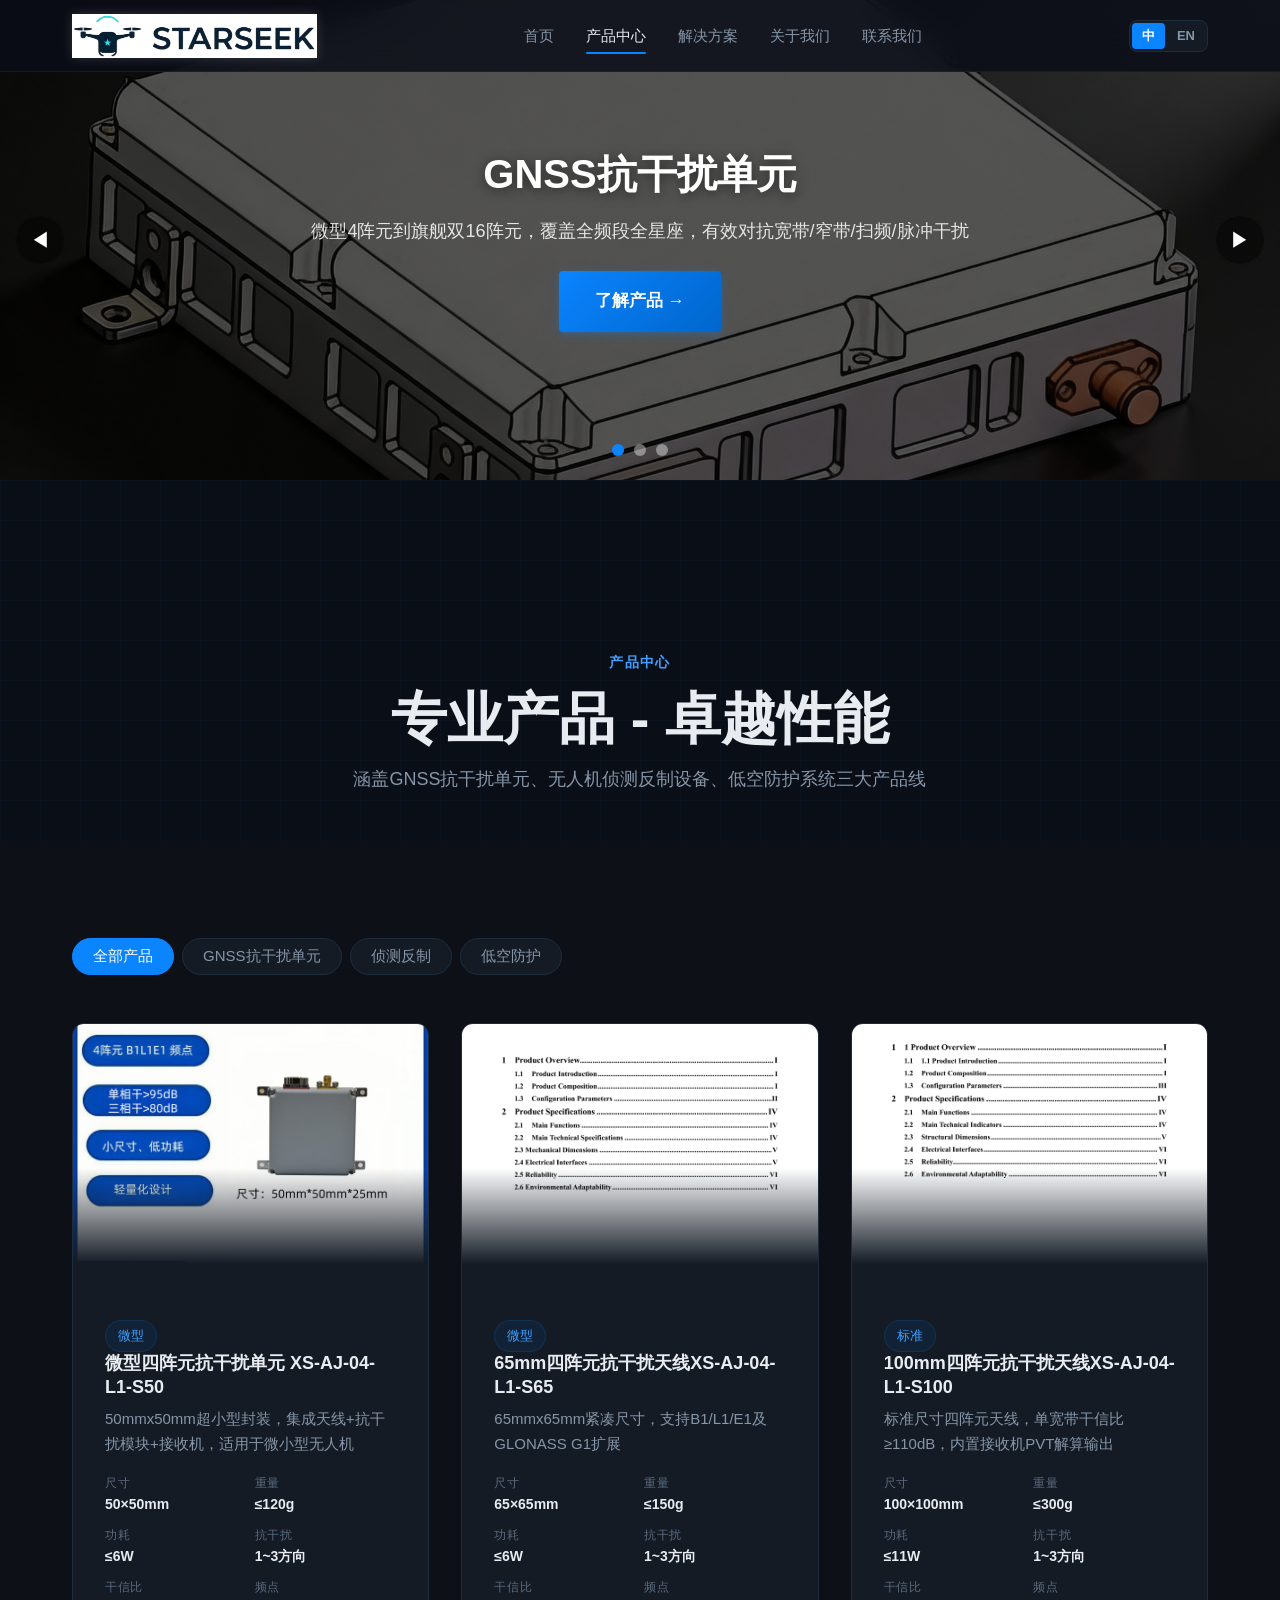
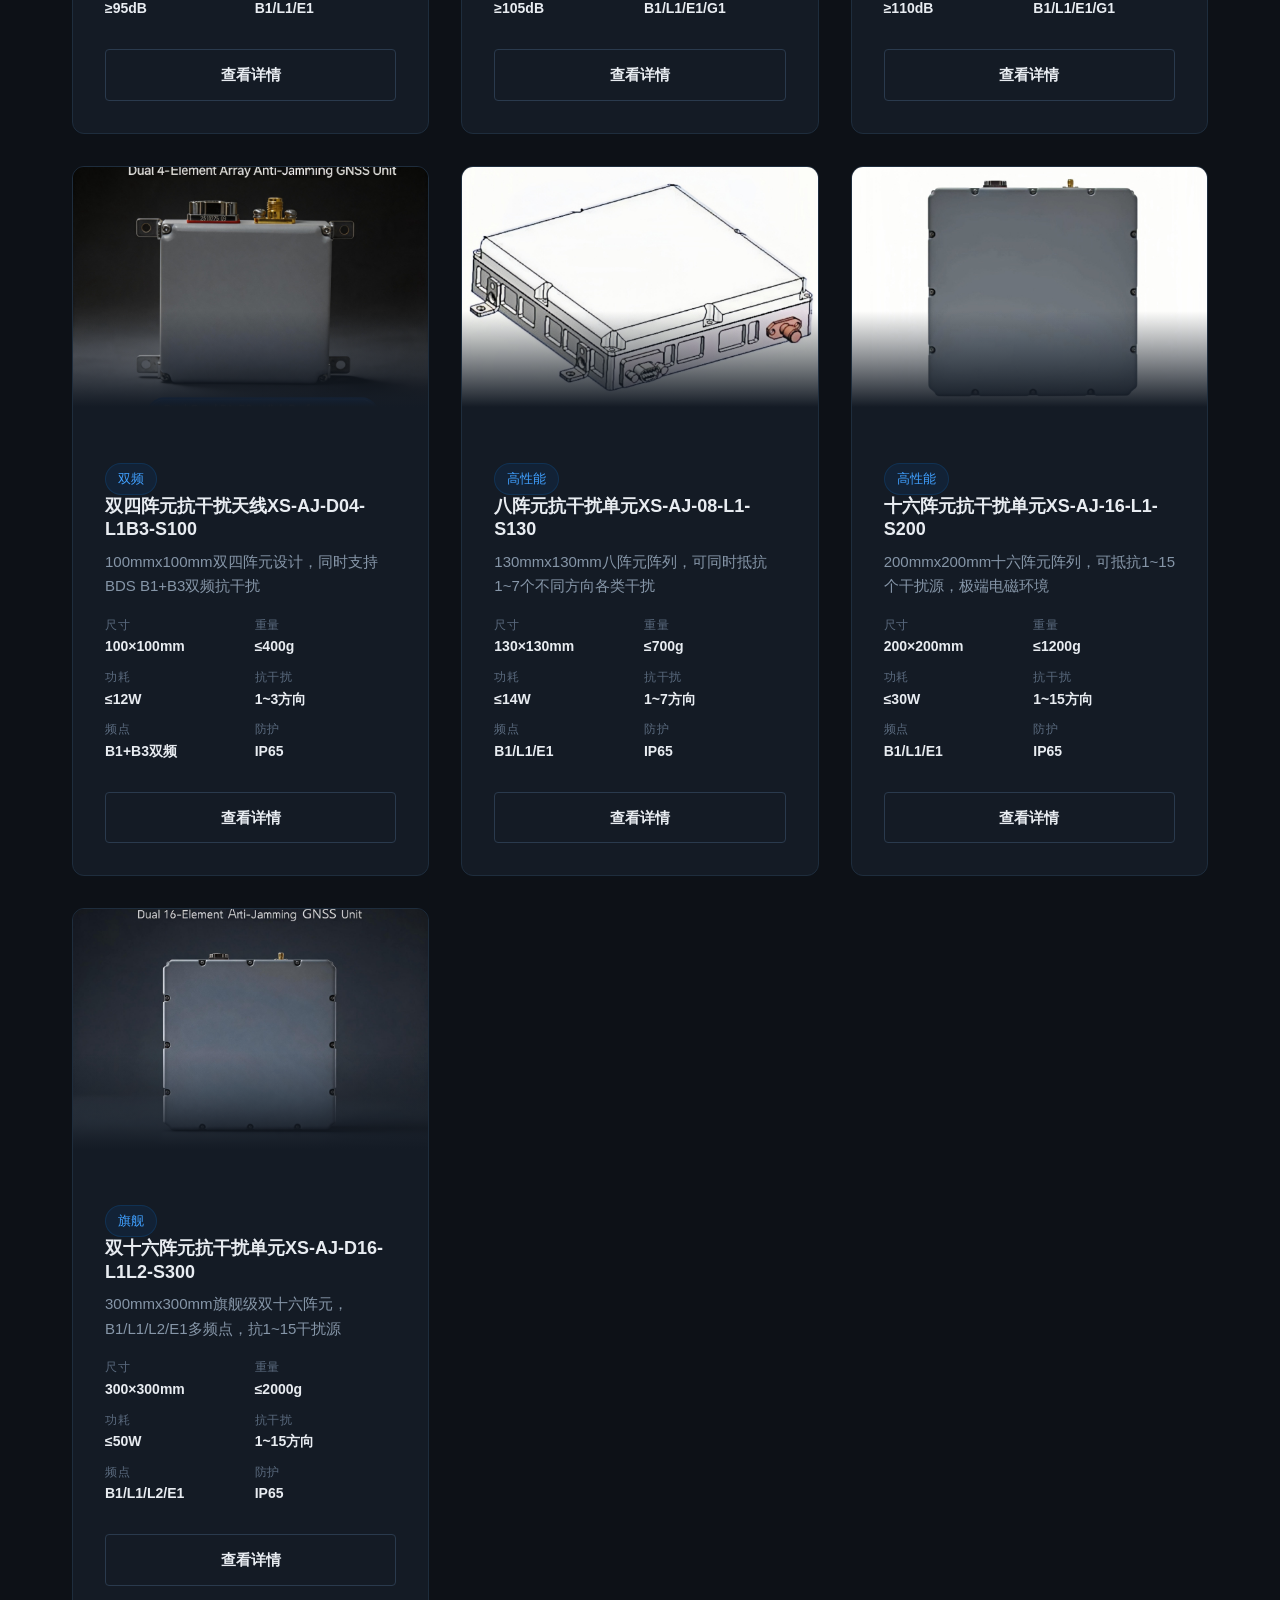
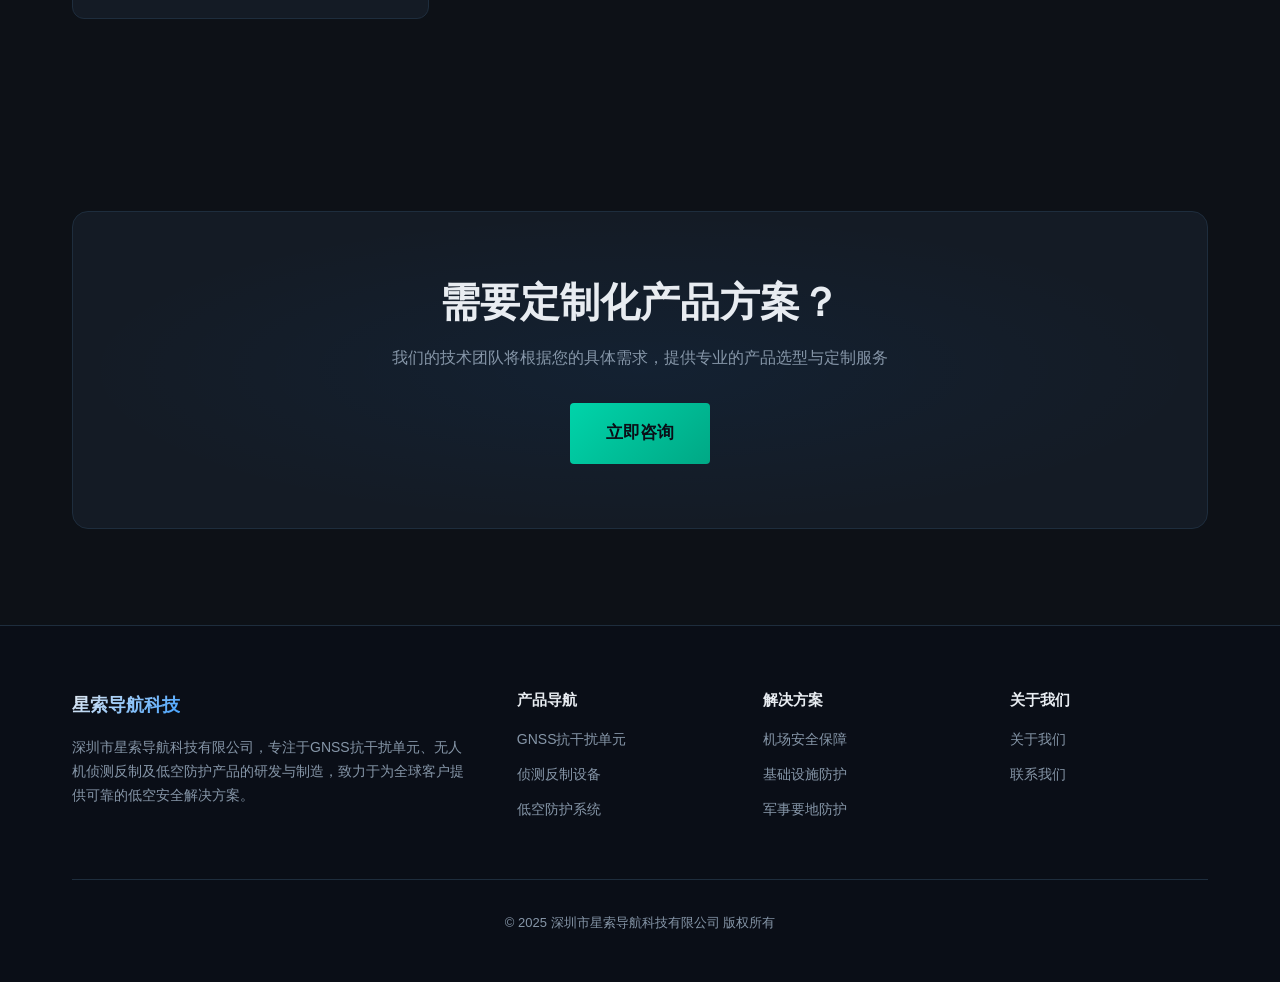
<file: zh/products.html>
<!DOCTYPE html>
<html lang="zh-CN">
<head>
  <meta charset="UTF-8">
  <meta name="viewport" content="width=device-width, initial-scale=1.0">
  <title>产品中心 - 星索导航科技</title>
  <meta name="description" content="星索导航科技产品中心 - GNSS抗干扰单元、侦测反制、低空防护">
  <link rel="stylesheet" href="../css/style.css">
  <link rel="preconnect" href="https://fonts.googleapis.com">
  <link rel="preconnect" href="https://fonts.gstatic.com" crossorigin>
  <link href="https://fonts.googleapis.com/css2?family=Inter:wght@400;500;600;700;800&display=swap" rel="stylesheet">
</head>
<body>

  <section class="page-header">
    <div class="container text-center">
      <span class="section-label">产品中心</span>
      <h1 class="section-title">专业产品 - 卓越性能</h1>
      <p class="section-desc" style="margin-left:auto;margin-right:auto;">涵盖GNSS抗干扰单元、无人机侦测反制设备、低空防护系统三大产品线</p>
    </div>
  </section>

  <section class="section">
    <div class="container">
      <div class="category-tabs reveal">
<button class="category-tab active" onclick="filterProducts(&#39;all&#39;,this)">全部产品</button>
<button class="category-tab " onclick="filterProducts(&#39;antenna&#39;,this)">GNSS抗干扰单元</button>
<button class="category-tab has-sub" onclick="filterProducts(&#39;detection&#39;,this)">侦测反制</button>
<button class="category-tab " onclick="filterProducts(&#39;protection&#39;,this)">低空防护</button>
</div>
<div class="category-subtabs reveal" id="detectionSubtabs" style="display:none;">
<button class="category-tab sub" onclick="filterProducts(&#39;detection-detect&#39;,this)">侦测产品</button>
<button class="category-tab sub" onclick="filterProducts(&#39;detection-jam&#39;,this)">干扰压制</button>
<button class="category-tab sub" onclick="filterProducts(&#39;detection-spoof&#39;,this)">导航诱骗</button>
</div>
<div class="card-grid">
<!-- XS-AJ-04-L1-S50 -->
<div class="product-card" data-category="antenna" onclick="window.location='product-detail.html?model=XS-AJ-04-L1-S50'" style="cursor:pointer">
      <div class="product-image">
        <img src="../images/products/XS-AJ-04-L1-S50_best1.jpg" alt="微型四阵元抗干扰单元 XS-AJ-04-L1-S50">
      </div>
      <div class="product-body">
        <div class="card-tags">
          <span class="tag">微型</span>
        </div>
        <h3 class="product-name">微型四阵元抗干扰单元 XS-AJ-04-L1-S50</h3>
        <p class="card-desc">50mmx50mm超小型封装，集成天线+抗干扰模块+接收机，适用于微小型无人机</p>
        <div class="product-specs">
          <div class="spec-item"><span class="spec-label">尺寸</span><span class="spec-value">50×50mm</span></div>
<div class="spec-item"><span class="spec-label">重量</span><span class="spec-value">≤120g</span></div>
<div class="spec-item"><span class="spec-label">功耗</span><span class="spec-value">≤6W</span></div>
<div class="spec-item"><span class="spec-label">抗干扰</span><span class="spec-value">1~3方向</span></div>
<div class="spec-item"><span class="spec-label">干信比</span><span class="spec-value">≥95dB</span></div>
<div class="spec-item"><span class="spec-label">频点</span><span class="spec-value">B1/L1/E1</span></div>
</div>
        <a href="product-detail.html?model=XS-AJ-04-L1-S50" class="btn btn-outline" style="width:100%;justify-content:center;margin-top:12px;">查看详情</a>
      </div>
    </div>
<!-- XS-AJ-04-L1-S65 -->
<div class="product-card" data-category="antenna" onclick="window.location='product-detail.html?model=XS-AJ-04-L1-S65'" style="cursor:pointer">
      <div class="product-image">
        <img src="../images/products/XS-AJ-04-L1-S65_best1.jpg" alt="65mm四阵元抗干扰天线XS-AJ-04-L1-S65">
      </div>
      <div class="product-body">
        <div class="card-tags">
          <span class="tag">微型</span>
        </div>
        <h3 class="product-name">65mm四阵元抗干扰天线XS-AJ-04-L1-S65</h3>
        <p class="card-desc">65mmx65mm紧凑尺寸，支持B1/L1/E1及GLONASS G1扩展</p>
        <div class="product-specs">
          <div class="spec-item"><span class="spec-label">尺寸</span><span class="spec-value">65×65mm</span></div>
<div class="spec-item"><span class="spec-label">重量</span><span class="spec-value">≤150g</span></div>
<div class="spec-item"><span class="spec-label">功耗</span><span class="spec-value">≤6W</span></div>
<div class="spec-item"><span class="spec-label">抗干扰</span><span class="spec-value">1~3方向</span></div>
<div class="spec-item"><span class="spec-label">干信比</span><span class="spec-value">≥105dB</span></div>
<div class="spec-item"><span class="spec-label">频点</span><span class="spec-value">B1/L1/E1/G1</span></div>
</div>
        <a href="product-detail.html?model=XS-AJ-04-L1-S65" class="btn btn-outline" style="width:100%;justify-content:center;margin-top:12px;">查看详情</a>
      </div>
    </div>
<!-- XS-AJ-04-L1-S100 -->
<div class="product-card" data-category="antenna" onclick="window.location='product-detail.html?model=XS-AJ-04-L1-S100'" style="cursor:pointer">
      <div class="product-image">
        <img src="../images/products/XS-AJ-04-L1-S100_best1.jpg" alt="100mm四阵元抗干扰天线XS-AJ-04-L1-S100">
      </div>
      <div class="product-body">
        <div class="card-tags">
          <span class="tag">标准</span>
        </div>
        <h3 class="product-name">100mm四阵元抗干扰天线XS-AJ-04-L1-S100</h3>
        <p class="card-desc">标准尺寸四阵元天线，单宽带干信比≥110dB，内置接收机PVT解算输出</p>
        <div class="product-specs">
          <div class="spec-item"><span class="spec-label">尺寸</span><span class="spec-value">100×100mm</span></div>
<div class="spec-item"><span class="spec-label">重量</span><span class="spec-value">≤300g</span></div>
<div class="spec-item"><span class="spec-label">功耗</span><span class="spec-value">≤11W</span></div>
<div class="spec-item"><span class="spec-label">抗干扰</span><span class="spec-value">1~3方向</span></div>
<div class="spec-item"><span class="spec-label">干信比</span><span class="spec-value">≥110dB</span></div>
<div class="spec-item"><span class="spec-label">频点</span><span class="spec-value">B1/L1/E1/G1</span></div>
</div>
        <a href="product-detail.html?model=XS-AJ-04-L1-S100" class="btn btn-outline" style="width:100%;justify-content:center;margin-top:12px;">查看详情</a>
      </div>
    </div>
<!-- XS-AJ-D04-L1B3-S100 -->
<div class="product-card" data-category="antenna" onclick="window.location='product-detail.html?model=XS-AJ-D04-L1B3-S100'" style="cursor:pointer">
      <div class="product-image">
        <img src="../images/products/XS-AJ-D04-L1B3-S100_best1.png" alt="双四阵元抗干扰天线XS-AJ-D04-L1B3-S100">
      </div>
      <div class="product-body">
        <div class="card-tags">
          <span class="tag">双频</span>
        </div>
        <h3 class="product-name">双四阵元抗干扰天线XS-AJ-D04-L1B3-S100</h3>
        <p class="card-desc">100mmx100mm双四阵元设计，同时支持BDS B1+B3双频抗干扰</p>
        <div class="product-specs">
          <div class="spec-item"><span class="spec-label">尺寸</span><span class="spec-value">100×100mm</span></div>
<div class="spec-item"><span class="spec-label">重量</span><span class="spec-value">≤400g</span></div>
<div class="spec-item"><span class="spec-label">功耗</span><span class="spec-value">≤12W</span></div>
<div class="spec-item"><span class="spec-label">抗干扰</span><span class="spec-value">1~3方向</span></div>
<div class="spec-item"><span class="spec-label">频点</span><span class="spec-value">B1+B3双频</span></div>
<div class="spec-item"><span class="spec-label">防护</span><span class="spec-value">IP65</span></div>
</div>
        <a href="product-detail.html?model=XS-AJ-D04-L1B3-S100" class="btn btn-outline" style="width:100%;justify-content:center;margin-top:12px;">查看详情</a>
      </div>
    </div>
<!-- XS-AJ-08-L1-S130 -->
<div class="product-card" data-category="antenna" onclick="window.location='product-detail.html?model=XS-AJ-08-L1-S130'" style="cursor:pointer">
      <div class="product-image">
        <img src="../images/products/XS-AJ-08-L1-S130_best1.png" alt="八阵元抗干扰单元XS-AJ-08-L1-S130">
      </div>
      <div class="product-body">
        <div class="card-tags">
          <span class="tag">高性能</span>
        </div>
        <h3 class="product-name">八阵元抗干扰单元XS-AJ-08-L1-S130</h3>
        <p class="card-desc">130mmx130mm八阵元阵列，可同时抵抗1~7个不同方向各类干扰</p>
        <div class="product-specs">
          <div class="spec-item"><span class="spec-label">尺寸</span><span class="spec-value">130×130mm</span></div>
<div class="spec-item"><span class="spec-label">重量</span><span class="spec-value">≤700g</span></div>
<div class="spec-item"><span class="spec-label">功耗</span><span class="spec-value">≤14W</span></div>
<div class="spec-item"><span class="spec-label">抗干扰</span><span class="spec-value">1~7方向</span></div>
<div class="spec-item"><span class="spec-label">频点</span><span class="spec-value">B1/L1/E1</span></div>
<div class="spec-item"><span class="spec-label">防护</span><span class="spec-value">IP65</span></div>
</div>
        <a href="product-detail.html?model=XS-AJ-08-L1-S130" class="btn btn-outline" style="width:100%;justify-content:center;margin-top:12px;">查看详情</a>
      </div>
    </div>
<!-- XS-AJ-16-L1-S200 -->
<div class="product-card" data-category="antenna" onclick="window.location='product-detail.html?model=XS-AJ-16-L1-S200'" style="cursor:pointer">
      <div class="product-image">
        <img src="../images/products/XS-AJ-16-L1-S200_best1.png" alt="十六阵元抗干扰单元XS-AJ-16-L1-S200">
      </div>
      <div class="product-body">
        <div class="card-tags">
          <span class="tag">高性能</span>
        </div>
        <h3 class="product-name">十六阵元抗干扰单元XS-AJ-16-L1-S200</h3>
        <p class="card-desc">200mmx200mm十六阵元阵列，可抵抗1~15个干扰源，极端电磁环境</p>
        <div class="product-specs">
          <div class="spec-item"><span class="spec-label">尺寸</span><span class="spec-value">200×200mm</span></div>
<div class="spec-item"><span class="spec-label">重量</span><span class="spec-value">≤1200g</span></div>
<div class="spec-item"><span class="spec-label">功耗</span><span class="spec-value">≤30W</span></div>
<div class="spec-item"><span class="spec-label">抗干扰</span><span class="spec-value">1~15方向</span></div>
<div class="spec-item"><span class="spec-label">频点</span><span class="spec-value">B1/L1/E1</span></div>
<div class="spec-item"><span class="spec-label">防护</span><span class="spec-value">IP65</span></div>
</div>
        <a href="product-detail.html?model=XS-AJ-16-L1-S200" class="btn btn-outline" style="width:100%;justify-content:center;margin-top:12px;">查看详情</a>
      </div>
    </div>
<!-- XS-AJ-D16-L1L2-S300 -->
<div class="product-card" data-category="antenna" onclick="window.location='product-detail.html?model=XS-AJ-D16-L1L2-S300'" style="cursor:pointer">
      <div class="product-image">
        <img src="../images/products/XS-AJ-D16-L1L2-S300_best1.png" alt="双十六阵元抗干扰单元XS-AJ-D16-L1L2-S300">
      </div>
      <div class="product-body">
        <div class="card-tags">
          <span class="tag">旗舰</span>
        </div>
        <h3 class="product-name">双十六阵元抗干扰单元XS-AJ-D16-L1L2-S300</h3>
        <p class="card-desc">300mmx300mm旗舰级双十六阵元，B1/L1/L2/E1多频点，抗1~15干扰源</p>
        <div class="product-specs">
          <div class="spec-item"><span class="spec-label">尺寸</span><span class="spec-value">300×300mm</span></div>
<div class="spec-item"><span class="spec-label">重量</span><span class="spec-value">≤2000g</span></div>
<div class="spec-item"><span class="spec-label">功耗</span><span class="spec-value">≤50W</span></div>
<div class="spec-item"><span class="spec-label">抗干扰</span><span class="spec-value">1~15方向</span></div>
<div class="spec-item"><span class="spec-label">频点</span><span class="spec-value">B1/L1/L2/E1</span></div>
<div class="spec-item"><span class="spec-label">防护</span><span class="spec-value">IP65</span></div>
</div>
        <a href="product-detail.html?model=XS-AJ-D16-L1L2-S300" class="btn btn-outline" style="width:100%;justify-content:center;margin-top:12px;">查看详情</a>
      </div>
    </div>
      </div>
    </div>
  </section>

  <section class="section">
    <div class="container reveal">
      <div class="cta-section">
        <h2>需要定制化产品方案？</h2>
        <p>我们的技术团队将根据您的具体需求，提供专业的产品选型与定制服务</p>
        <a href="contact.html" class="btn btn-accent btn-lg">立即咨询</a>
      </div>
    </div>
  </section>

  <script src="../js/i18n.js"></script>
  <script src="../js/main.js"></script>
</body>
</html>
</file>
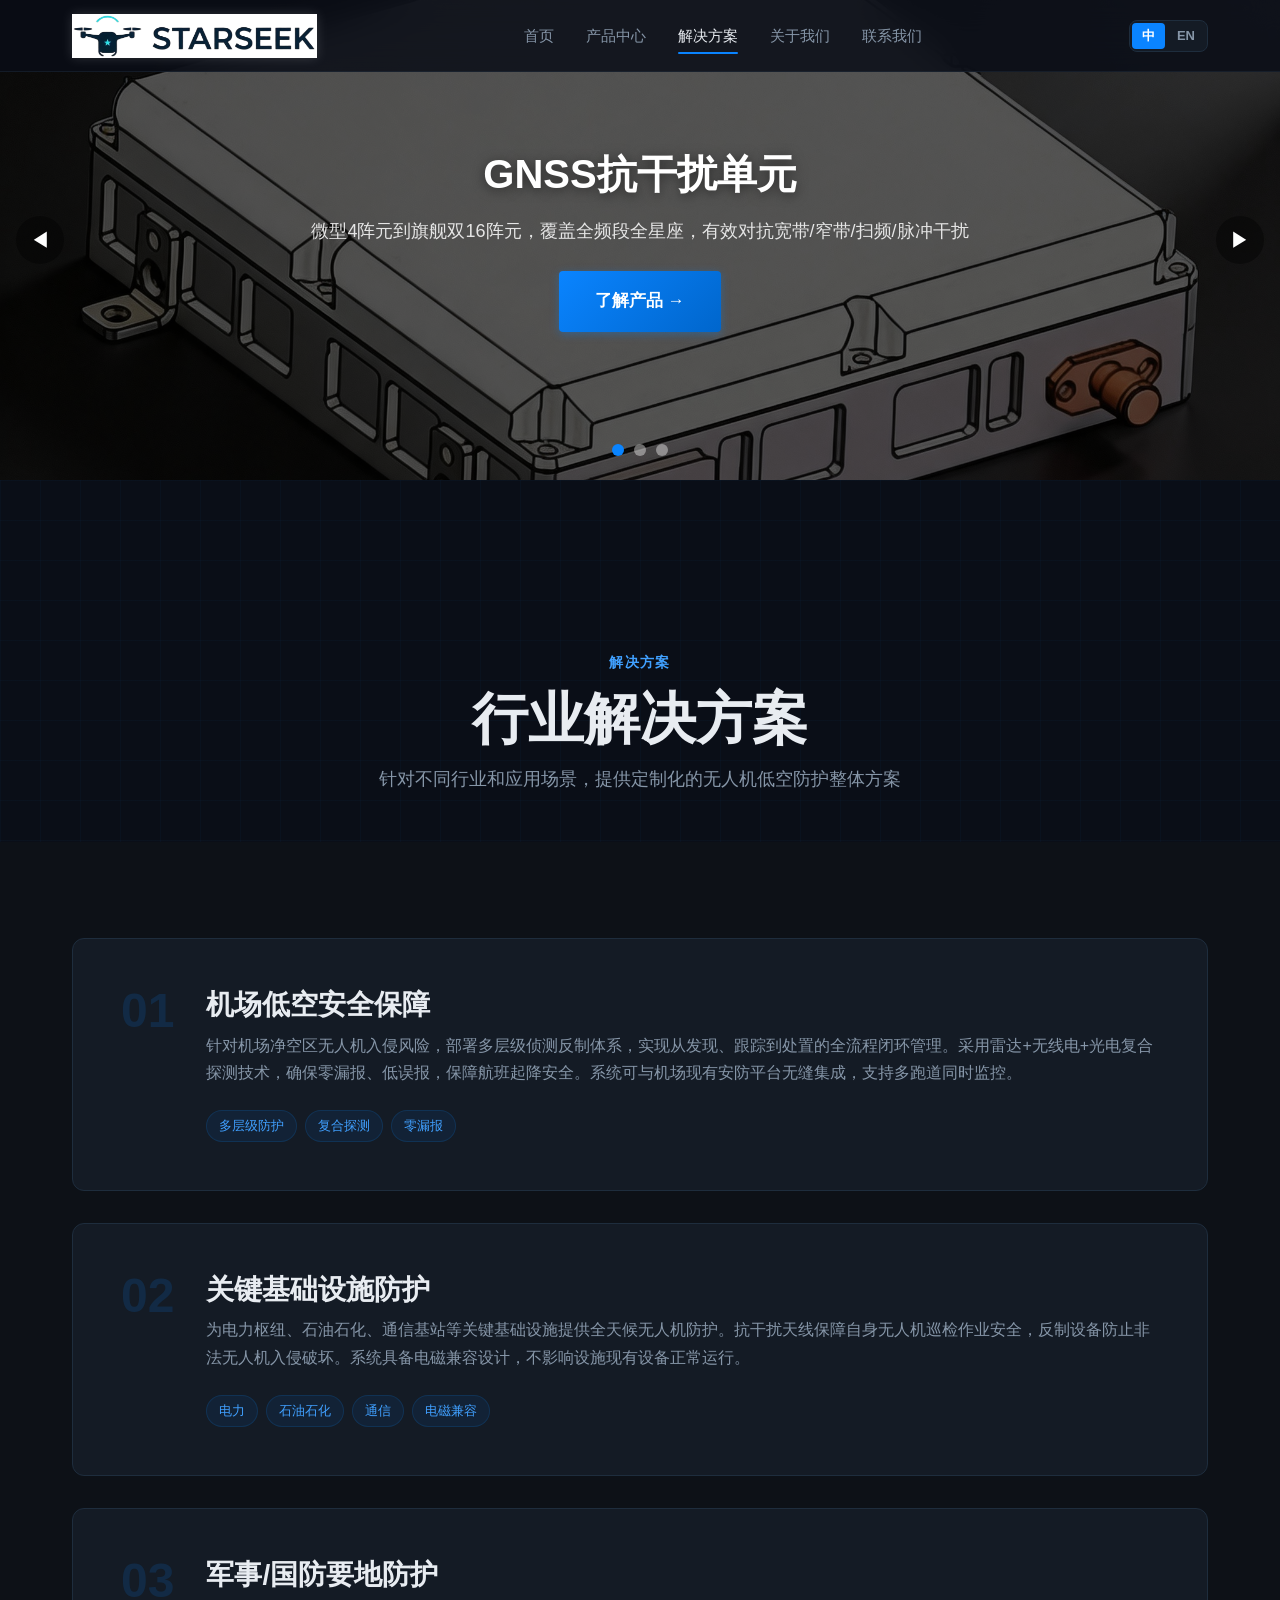
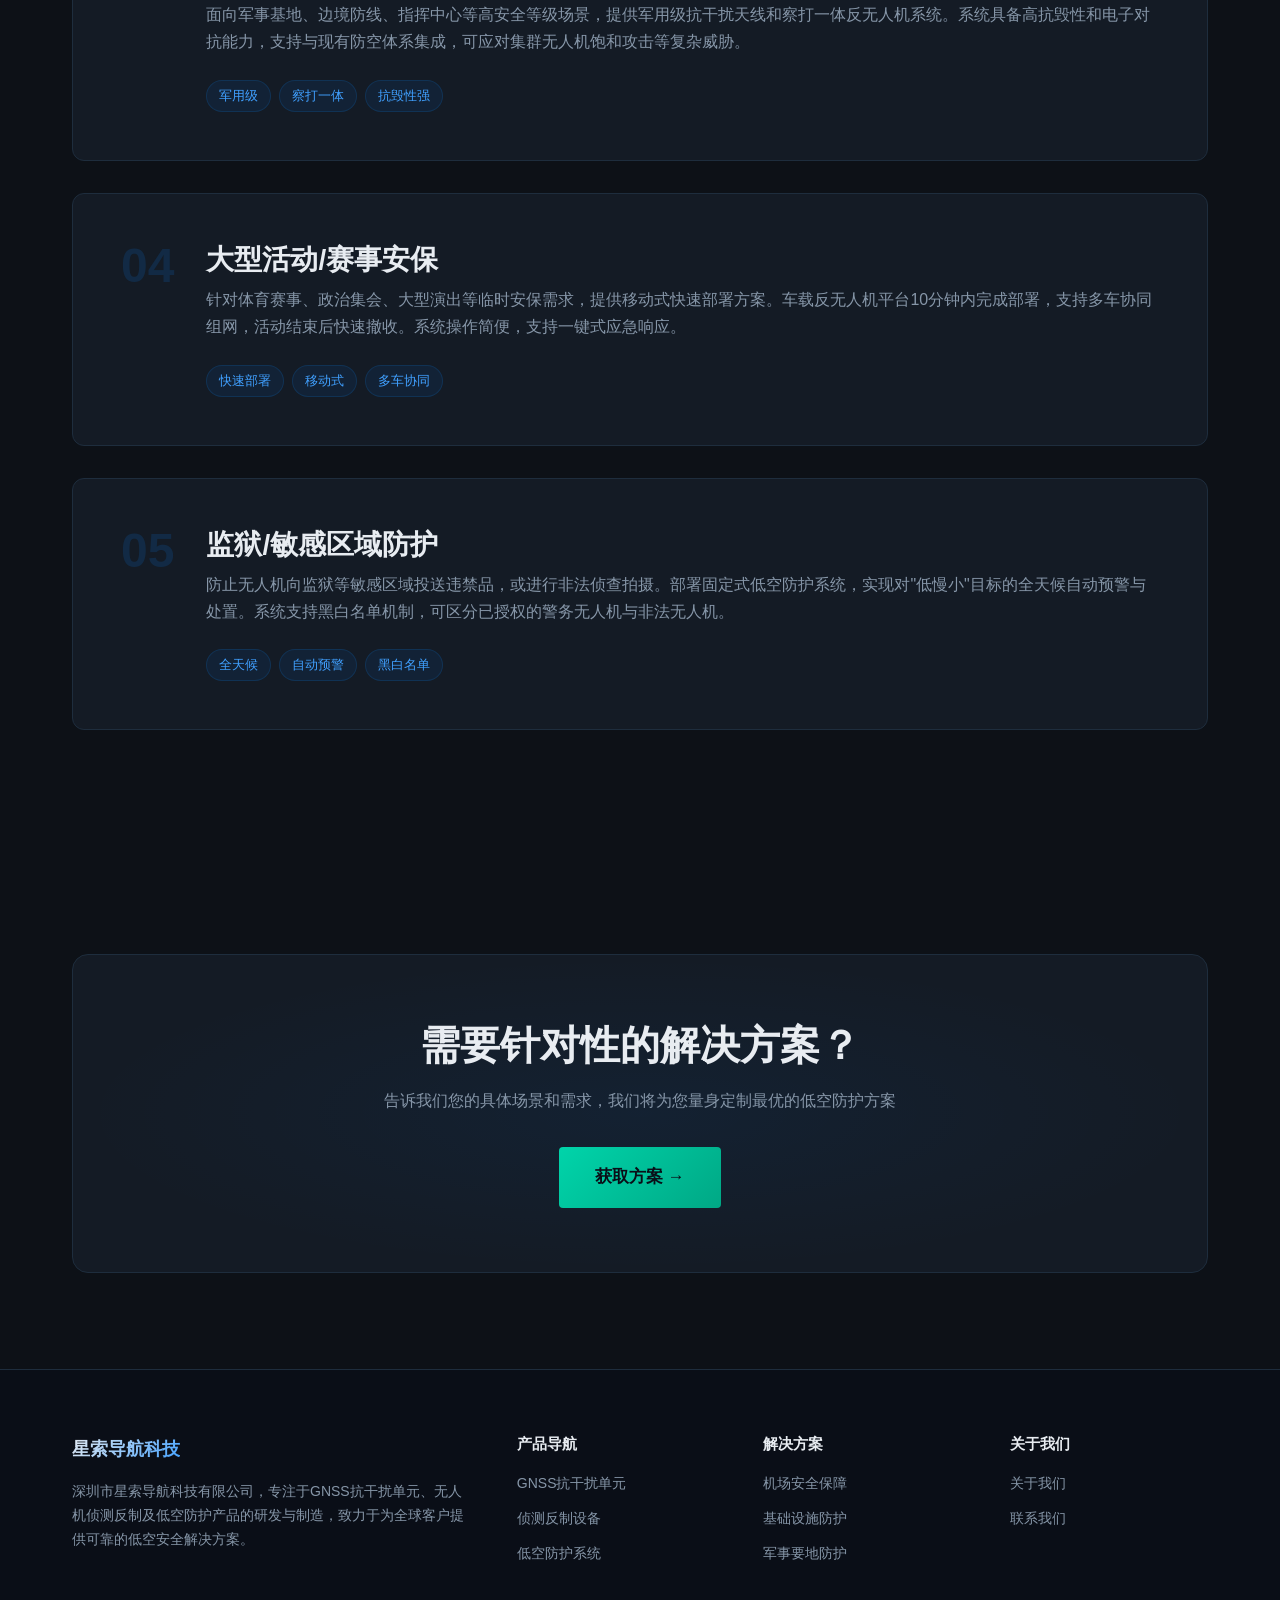
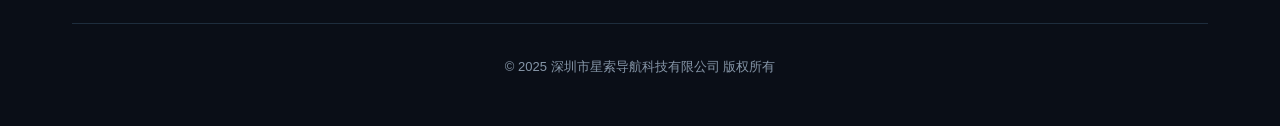
<file: zh/solutions.html>
<!DOCTYPE html>
<html lang="zh-CN">
<head>
  <meta charset="UTF-8">
  <meta name="viewport" content="width=device-width, initial-scale=1.0">
  <title>解决方案 - 星索导航科技</title>
  <meta name="description" content="星索导航科技行业解决方案 - 机场、基础设施、军事、活动安保、监狱等场景的低空防护方案">
  <link rel="stylesheet" href="../css/style.css">
  <link rel="preconnect" href="https://fonts.googleapis.com">
  <link rel="preconnect" href="https://fonts.gstatic.com" crossorigin>
  <link href="https://fonts.googleapis.com/css2?family=Inter:wght@400;500;600;700;800&display=swap" rel="stylesheet">
</head>
<body>

  <!-- Page Header -->
  <section class="page-header">
    <div class="container text-center">
      <span class="section-label">解决方案</span>
      <h1 class="section-title">行业解决方案</h1>
      <p class="section-desc" style="margin-left:auto;margin-right:auto;">
        针对不同行业和应用场景，提供定制化的无人机低空防护整体方案
      </p>
    </div>
  </section>

  <!-- Solutions List -->
  <section class="section">
    <div class="container">

      <div class="solution-card reveal">
        <div class="solution-num">01</div>
        <div class="solution-info">
          <h3>机场低空安全保障</h3>
          <p>针对机场净空区无人机入侵风险，部署多层级侦测反制体系，实现从发现、跟踪到处置的全流程闭环管理。采用雷达+无线电+光电复合探测技术，确保零漏报、低误报，保障航班起降安全。系统可与机场现有安防平台无缝集成，支持多跑道同时监控。</p>
          <div class="card-tags">
            <span class="tag">多层级防护</span>
            <span class="tag">复合探测</span>
            <span class="tag">零漏报</span>
          </div>
        </div>
      </div>

      <div class="solution-card reveal">
        <div class="solution-num">02</div>
        <div class="solution-info">
          <h3>关键基础设施防护</h3>
          <p>为电力枢纽、石油石化、通信基站等关键基础设施提供全天候无人机防护。抗干扰天线保障自身无人机巡检作业安全，反制设备防止非法无人机入侵破坏。系统具备电磁兼容设计，不影响设施现有设备正常运行。</p>
          <div class="card-tags">
            <span class="tag">电力</span>
            <span class="tag">石油石化</span>
            <span class="tag">通信</span>
            <span class="tag">电磁兼容</span>
          </div>
        </div>
      </div>

      <div class="solution-card reveal">
        <div class="solution-num">03</div>
        <div class="solution-info">
          <h3>军事/国防要地防护</h3>
          <p>面向军事基地、边境防线、指挥中心等高安全等级场景，提供军用级抗干扰天线和察打一体反无人机系统。系统具备高抗毁性和电子对抗能力，支持与现有防空体系集成，可应对集群无人机饱和攻击等复杂威胁。</p>
          <div class="card-tags">
            <span class="tag">军用级</span>
            <span class="tag">察打一体</span>
            <span class="tag">抗毁性强</span>
          </div>
        </div>
      </div>

      <div class="solution-card reveal">
        <div class="solution-num">04</div>
        <div class="solution-info">
          <h3>大型活动/赛事安保</h3>
          <p>针对体育赛事、政治集会、大型演出等临时安保需求，提供移动式快速部署方案。车载反无人机平台10分钟内完成部署，支持多车协同组网，活动结束后快速撤收。系统操作简便，支持一键式应急响应。</p>
          <div class="card-tags">
            <span class="tag">快速部署</span>
            <span class="tag">移动式</span>
            <span class="tag">多车协同</span>
          </div>
        </div>
      </div>

      <div class="solution-card reveal">
        <div class="solution-num">05</div>
        <div class="solution-info">
          <h3>监狱/敏感区域防护</h3>
          <p>防止无人机向监狱等敏感区域投送违禁品，或进行非法侦查拍摄。部署固定式低空防护系统，实现对"低慢小"目标的全天候自动预警与处置。系统支持黑白名单机制，可区分已授权的警务无人机与非法无人机。</p>
          <div class="card-tags">
            <span class="tag">全天候</span>
            <span class="tag">自动预警</span>
            <span class="tag">黑白名单</span>
          </div>
        </div>
      </div>

    </div>
  </section>

  <!-- CTA -->
  <section class="section">
    <div class="container reveal">
      <div class="cta-section">
        <h2>需要针对性的解决方案？</h2>
        <p>告诉我们您的具体场景和需求，我们将为您量身定制最优的低空防护方案</p>
        <a href="contact.html" class="btn btn-accent btn-lg">获取方案 →</a>
      </div>
    </div>
  </section>

  <script src="../js/i18n.js"></script>
  <script src="../js/main.js"></script>
</body>
</html>
</file>
<file: css/style.css>
/* ============================================================
   Starseek Navigation Technology - Global Design System
   星索导航科技 - 全局设计系统
   ============================================================ */

/* --- Banner Slider --- */
.banner-slider {
  position: relative;
  width: 100%;
  height: 480px;
  overflow: hidden;
  background: var(--color-bg-deep);
}
.banner-slide {
  position: absolute;
  inset: 0;
  opacity: 0;
  transition: opacity 0.8s ease;
  display: flex;
  align-items: center;
  justify-content: center;
}
.banner-slide.active { opacity: 1; z-index: 1; }
.banner-slide img {
  position: absolute;
  inset: 0;
  width: 100%;
  height: 100%;
  object-fit: cover;
  filter: brightness(0.35);
}
/* Fallback gradient if images don't load */
.banner-slide::before {
  content: '';
  position: absolute;
  inset: 0;
  background: linear-gradient(135deg, #0A1628 0%, #0D2137 40%, #0A1628 100%);
  z-index: 0;
}
.banner-slide-content {
  position: relative;
  z-index: 2;
  text-align: center;
  max-width: 800px;
  padding: 0 var(--space-xl);
}
.banner-slide-content h2 {
  font-size: clamp(1.5rem, 4vw, 2.5rem);
  font-weight: 800;
  color: #fff;
  margin-bottom: var(--space-md);
  text-shadow: 0 2px 12px rgba(0,0,0,0.5);
}
.banner-slide-content p {
  font-size: clamp(0.9375rem, 2vw, 1.125rem);
  color: rgba(255,255,255,0.85);
  line-height: 1.7;
  margin-bottom: var(--space-lg);
}
.banner-nav { position: absolute; bottom: 24px; left: 50%; transform: translateX(-50%); z-index: 10; display: flex; gap: 10px; }
.banner-dot { width: 12px; height: 12px; border-radius: 50%; background: rgba(255,255,255,0.4); border: none; cursor: pointer; transition: background var(--transition-fast); padding: 0; }
.banner-dot.active { background: var(--color-primary); }
.banner-arrow { position: absolute; top: 50%; transform: translateY(-50%); z-index: 10; background: rgba(0,0,0,0.4); color: #fff; border: none; width: 48px; height: 48px; border-radius: 50%; cursor: pointer; font-size: 1.25rem; display: flex; align-items: center; justify-content: center; transition: background var(--transition-fast); }
.banner-arrow:hover { background: rgba(0,0,0,0.7); }
.banner-arrow.prev { left: 16px; }
.banner-arrow.next { right: 16px; }
@media (max-width: 768px) {
  .banner-slider { height: 320px; }
  .banner-arrow { width: 36px; height: 36px; font-size: 1rem; }
  .banner-arrow.prev { left: 8px; }
  .banner-arrow.next { right: 8px; }
}

/* --- Page with Banner --- */
.page-with-banner .page-header { padding-top: var(--space-2xl); }

/* --- CSS Variables / Design Tokens --- */
:root {
  /* Primary palette */
  --color-primary: #0A84FF;
  --color-primary-light: #40A0FF;
  --color-primary-dark: #0066CC;
  --color-primary-glow: rgba(10, 132, 255, 0.35);

  /* Accent */
  --color-accent: #00D4AA;
  --color-accent-glow: rgba(0, 212, 170, 0.3);

  /* Backgrounds */
  --color-bg-deep: #0A0E17;
  --color-bg-body: #0D1117;
  --color-bg-card: #141B25;
  --color-bg-card-hover: #1A2332;
  --color-bg-elevated: #161D2A;

  /* Text */
  --color-text-primary: #E8ECF1;
  --color-text-secondary: #8696A8;
  --color-text-muted: #5A6A7E;

  /* Borders */
  --color-border: #1E2D3D;
  --color-border-light: #2A3A4D;
  --color-border-glow: rgba(10, 132, 255, 0.4);

  /* Spacing */
  --space-xs: 0.25rem;
  --space-sm: 0.5rem;
  --space-md: 1rem;
  --space-lg: 1.5rem;
  --space-xl: 2rem;
  --space-2xl: 3rem;
  --space-3xl: 4rem;
  --space-4xl: 6rem;

  /* Radius */
  --radius-sm: 4px;
  --radius-md: 8px;
  --radius-lg: 12px;
  --radius-xl: 16px;

  /* Shadows */
  --shadow-sm: 0 1px 2px rgba(0, 0, 0, 0.3);
  --shadow-md: 0 4px 12px rgba(0, 0, 0, 0.4);
  --shadow-lg: 0 8px 32px rgba(0, 0, 0, 0.5);
  --shadow-glow: 0 0 20px var(--color-primary-glow);
  --shadow-glow-accent: 0 0 20px var(--color-accent-glow);

  /* Typography */
  --font-cn: "PingFang SC", "Microsoft YaHei", "Noto Sans SC", sans-serif;
  --font-en: "Inter", "Segoe UI", system-ui, -apple-system, sans-serif;
  --font-mono: "JetBrains Mono", "SF Mono", "Fira Code", monospace;

  /* Transitions */
  --transition-fast: 150ms ease;
  --transition-base: 300ms ease;
  --transition-slow: 500ms ease;

  /* Layout */
  --max-width: 1200px;
  --nav-height: 72px;
}

/* --- Reset --- */
*, *::before, *::after {
  margin: 0;
  padding: 0;
  box-sizing: border-box;
}

html {
  scroll-behavior: smooth;
  font-size: 16px;
}

body {
  font-family: var(--font-cn);
  background-color: var(--color-bg-body);
  color: var(--color-text-primary);
  line-height: 1.7;
  overflow-x: hidden;
  -webkit-font-smoothing: antialiased;
  -moz-osx-font-smoothing: grayscale;
}

/* --- Typography --- */
h1, h2, h3, h4, h5, h6 {
  font-weight: 700;
  line-height: 1.3;
  color: var(--color-text-primary);
}

h1 { font-size: clamp(2.25rem, 5vw, 3.5rem); }
h2 { font-size: clamp(1.75rem, 3.5vw, 2.5rem); }
h3 { font-size: clamp(1.25rem, 2.5vw, 1.75rem); }
h4 { font-size: 1.25rem; }

p {
  color: var(--color-text-secondary);
  margin-bottom: var(--space-md);
}

a {
  color: var(--color-primary-light);
  text-decoration: none;
  transition: color var(--transition-fast);
}
a:hover { color: var(--color-primary); }

img {
  max-width: 100%;
  height: auto;
  display: block;
}

/* --- Utility Classes --- */
.container {
  width: 100%;
  max-width: var(--max-width);
  margin: 0 auto;
  padding: 0 var(--space-xl);
}

.section {
  padding: var(--space-4xl) 0;
}

.section-label {
  display: inline-block;
  font-size: 0.875rem;
  font-weight: 600;
  letter-spacing: 0.1em;
  text-transform: uppercase;
  color: var(--color-primary-light);
  margin-bottom: var(--space-md);
}

.section-title {
  margin-bottom: var(--space-lg);
}

.section-desc {
  font-size: 1.125rem;
  color: var(--color-text-secondary);
  max-width: 640px;
  margin-bottom: var(--space-2xl);
}

.text-center { text-align: center; }
.text-gradient {
  background: linear-gradient(135deg, var(--color-primary-light), var(--color-accent));
  -webkit-background-clip: text;
  -webkit-text-fill-color: transparent;
  background-clip: text;
}

/* --- Buttons --- */
.btn {
  display: inline-flex;
  align-items: center;
  gap: var(--space-sm);
  padding: 0.75rem 1.75rem;
  font-size: 0.9375rem;
  font-weight: 600;
  font-family: inherit;
  border-radius: var(--radius-sm);
  border: none;
  cursor: pointer;
  transition: all var(--transition-base);
  text-decoration: none;
  white-space: nowrap;
}

.btn-primary {
  background: linear-gradient(135deg, var(--color-primary), var(--color-primary-dark));
  color: #fff;
  box-shadow: 0 2px 8px var(--color-primary-glow);
}
.btn-primary:hover {
  transform: translateY(-2px);
  box-shadow: 0 4px 20px var(--color-primary-glow);
  color: #fff;
}

.btn-outline {
  background: transparent;
  color: var(--color-text-primary);
  border: 1px solid var(--color-border-light);
}
.btn-outline:hover {
  border-color: var(--color-primary);
  color: var(--color-primary-light);
  background: rgba(10, 132, 255, 0.05);
}

.btn-accent {
  background: linear-gradient(135deg, var(--color-accent), #00A885);
  color: #0A0E17;
  font-weight: 700;
}
.btn-accent:hover {
  transform: translateY(-2px);
  box-shadow: 0 4px 20px var(--color-accent-glow);
  color: #0A0E17;
}

.btn-lg {
  padding: 1rem 2.25rem;
  font-size: 1.0625rem;
}

/* --- Navigation --- */
.navbar {
  position: fixed;
  top: 0;
  left: 0;
  right: 0;
  height: var(--nav-height);
  z-index: 1000;
  background: rgba(10, 14, 23, 0.85);
  backdrop-filter: blur(16px);
  -webkit-backdrop-filter: blur(16px);
  border-bottom: 1px solid rgba(30, 45, 61, 0.5);
  transition: background var(--transition-base);
}

.navbar .container {
  display: flex;
  align-items: center;
  justify-content: space-between;
  height: 100%;
}

.nav-logo {
  display: flex;
  align-items: center;
  gap: var(--space-sm);
  font-size: 1.125rem;
  font-weight: 700;
  color: var(--color-text-primary);
  text-decoration: none;
}
.nav-logo img {
  height: 44px;
  width: auto;
  filter: drop-shadow(0 0 6px rgba(255,255,255,0.15));
}
/* Hide text if logo already contains company name */
.nav-logo img + span {
  display: none;
}
.nav-logo span {
  background: linear-gradient(135deg, var(--color-text-primary), var(--color-primary-light));
  -webkit-background-clip: text;
  -webkit-text-fill-color: transparent;
  background-clip: text;
}

.nav-links {
  display: flex;
  align-items: center;
  gap: var(--space-xl);
  list-style: none;
}

.nav-links a {
  color: var(--color-text-secondary);
  font-size: 0.9375rem;
  font-weight: 500;
  text-decoration: none;
  padding: var(--space-sm) 0;
  position: relative;
  transition: color var(--transition-fast);
}
.nav-links a::after {
  content: '';
  position: absolute;
  bottom: -2px;
  left: 0;
  width: 0;
  height: 2px;
  background: var(--color-primary);
  border-radius: 1px;
  transition: width var(--transition-base);
}
.nav-links a:hover,
.nav-links a.active {
  color: var(--color-text-primary);
}
.nav-links a:hover::after,
.nav-links a.active::after {
  width: 100%;
}

/* Language switch */
.lang-switch {
  display: flex;
  align-items: center;
  gap: 2px;
  background: var(--color-bg-card);
  border: 1px solid var(--color-border);
  border-radius: var(--radius-md);
  padding: 2px;
}
.lang-switch button {
  padding: 4px 10px;
  font-size: 0.8125rem;
  font-weight: 600;
  border: none;
  background: transparent;
  color: var(--color-text-secondary);
  cursor: pointer;
  border-radius: var(--radius-sm);
  transition: all var(--transition-fast);
}
.lang-switch button.active {
  background: var(--color-primary);
  color: #fff;
}
.lang-switch button:hover:not(.active) {
  color: var(--color-text-primary);
}

/* Mobile nav toggle */
.nav-toggle {
  display: none;
  flex-direction: column;
  gap: 5px;
  cursor: pointer;
  background: none;
  border: none;
  padding: 4px;
}
.nav-toggle span {
  display: block;
  width: 24px;
  height: 2px;
  background: var(--color-text-primary);
  border-radius: 1px;
  transition: all var(--transition-base);
}

/* --- Hero Section --- */
.hero {
  position: relative;
  min-height: 100vh;
  display: flex;
  align-items: center;
  justify-content: center;
  padding-top: var(--nav-height);
  overflow: hidden;
  background: var(--color-bg-deep);
}

/* Grid background */
.hero::before {
  content: '';
  position: absolute;
  inset: 0;
  background-image:
    linear-gradient(rgba(10, 132, 255, 0.04) 1px, transparent 1px),
    linear-gradient(90deg, rgba(10, 132, 255, 0.04) 1px, transparent 1px);
  background-size: 60px 60px;
  mask-image: radial-gradient(ellipse 70% 70% at 50% 50%, black 30%, transparent 70%);
  -webkit-mask-image: radial-gradient(ellipse 70% 70% at 50% 50%, black 30%, transparent 70%);
}

/* Glow orb */
.hero::after {
  content: '';
  position: absolute;
  top: 50%;
  left: 50%;
  transform: translate(-50%, -50%);
  width: 600px;
  height: 600px;
  background: radial-gradient(circle, rgba(10, 132, 255, 0.08), transparent 70%);
  border-radius: 50%;
  pointer-events: none;
}

.hero-content {
  position: relative;
  z-index: 1;
  text-align: center;
  max-width: 800px;
  padding: var(--space-2xl);
}

.hero-badge {
  display: inline-block;
  padding: 0.375rem 1rem;
  font-size: 0.875rem;
  font-weight: 600;
  color: var(--color-primary-light);
  background: rgba(10, 132, 255, 0.1);
  border: 1px solid rgba(10, 132, 255, 0.25);
  border-radius: 100px;
  margin-bottom: var(--space-xl);
  letter-spacing: 0.05em;
}

.hero-title {
  font-size: clamp(2.5rem, 6vw, 4rem);
  font-weight: 800;
  line-height: 1.15;
  margin-bottom: var(--space-lg);
}

.hero-subtitle {
  font-size: clamp(1.0625rem, 2vw, 1.25rem);
  color: var(--color-text-secondary);
  margin-bottom: var(--space-2xl);
  max-width: 560px;
  margin-left: auto;
  margin-right: auto;
}

.hero-actions {
  display: flex;
  gap: var(--space-md);
  justify-content: center;
  flex-wrap: wrap;
}

/* --- Cards --- */
.card-grid {
  display: grid;
  grid-template-columns: repeat(auto-fit, minmax(320px, 1fr));
  gap: var(--space-xl);
}

.card {
  background: var(--color-bg-card);
  border: 1px solid var(--color-border);
  border-radius: var(--radius-lg);
  padding: var(--space-2xl);
  transition: all var(--transition-base);
  position: relative;
  overflow: hidden;
}
.card::before {
  content: '';
  position: absolute;
  top: 0;
  left: 0;
  right: 0;
  height: 2px;
  background: linear-gradient(90deg, transparent, var(--color-primary), transparent);
  opacity: 0;
  transition: opacity var(--transition-base);
}
.card:hover {
  background: var(--color-bg-card-hover);
  border-color: var(--color-border-glow);
  transform: translateY(-4px);
  box-shadow: var(--shadow-lg);
}
.card:hover::before {
  opacity: 1;
}

.card-icon {
  width: 56px;
  height: 56px;
  display: flex;
  align-items: center;
  justify-content: center;
  background: rgba(10, 132, 255, 0.1);
  border: 1px solid rgba(10, 132, 255, 0.2);
  border-radius: var(--radius-md);
  margin-bottom: var(--space-lg);
  font-size: 1.5rem;
  color: var(--color-primary-light);
}

.card-title {
  font-size: 1.25rem;
  font-weight: 700;
  margin-bottom: var(--space-sm);
}

.card-desc {
  font-size: 0.9375rem;
  color: var(--color-text-secondary);
  line-height: 1.65;
}

.card-tags {
  display: flex;
  flex-wrap: wrap;
  gap: var(--space-sm);
  margin-top: var(--space-lg);
}

.tag {
  padding: 0.25rem 0.75rem;
  font-size: 0.8125rem;
  font-weight: 500;
  color: var(--color-primary-light);
  background: rgba(10, 132, 255, 0.08);
  border: 1px solid rgba(10, 132, 255, 0.15);
  border-radius: 100px;
}

/* --- Sub-tabs --- */
.category-subtabs {
  display: flex;
  gap: var(--space-sm);
  margin-bottom: var(--space-lg);
  flex-wrap: wrap;
  justify-content: center;
}
.category-tab.sub {
  font-size: 0.8125rem;
  padding: 6px 16px;
  border: 1px solid var(--color-border);
  border-radius: var(--radius-full);
  background: transparent;
  color: var(--color-text-secondary);
}
.category-tab.sub.active {
  background: var(--color-accent);
  color: #000;
  border-color: var(--color-accent);
}

/* --- Product Card Link --- */
.product-card-link {
  display: block;
  text-decoration: none;
  color: inherit;
}
.product-card-link:hover {
  text-decoration: none;
  color: inherit;
}

/* --- Product Card --- */
.product-card {
  background: var(--color-bg-card);
  border: 1px solid var(--color-border);
  border-radius: var(--radius-lg);
  overflow: hidden;
  transition: all var(--transition-base);
}
.product-card:hover {
  border-color: var(--color-border-glow);
  transform: translateY(-4px);
  box-shadow: var(--shadow-lg);
}

.product-image {
  width: 100%;
  height: 240px;
  background: var(--color-bg-elevated);
  display: flex;
  align-items: center;
  justify-content: center;
  position: relative;
  overflow: hidden;
}
.product-image::after {
  content: '';
  position: absolute;
  inset: 0;
  background: linear-gradient(180deg, transparent 60%, var(--color-bg-card));
}
.product-image .placeholder-icon {
  font-size: 4rem;
  opacity: 0.3;
  color: var(--color-text-muted);
}

.product-body {
  padding: var(--space-xl);
}

.product-name {
  font-size: 1.125rem;
  font-weight: 700;
  margin-bottom: var(--space-sm);
}

.product-specs {
  display: grid;
  grid-template-columns: 1fr 1fr;
  gap: var(--space-sm);
  margin: var(--space-md) 0;
}

.spec-item {
  display: flex;
  flex-direction: column;
}

.spec-label {
  font-size: 0.75rem;
  color: var(--color-text-muted);
  text-transform: uppercase;
  letter-spacing: 0.05em;
}

.spec-value {
  font-size: 0.875rem;
  color: var(--color-text-primary);
  font-weight: 600;
}

/* --- Solution Card --- */
.solution-card {
  display: flex;
  gap: var(--space-xl);
  background: var(--color-bg-card);
  border: 1px solid var(--color-border);
  border-radius: var(--radius-lg);
  padding: var(--space-2xl);
  margin-bottom: var(--space-xl);
  transition: all var(--transition-base);
}
.solution-card:hover {
  border-color: var(--color-border-glow);
  background: var(--color-bg-card-hover);
}
.solution-card .solution-num {
  font-size: 3rem;
  font-weight: 800;
  color: rgba(10, 132, 255, 0.15);
  line-height: 1;
  flex-shrink: 0;
}
.solution-card .solution-info h3 {
  margin-bottom: var(--space-sm);
}
.solution-card .solution-info p {
  margin-bottom: 0;
}

/* --- Timeline (About page) --- */
.timeline {
  position: relative;
  padding-left: var(--space-2xl);
}
.timeline::before {
  content: '';
  position: absolute;
  left: 7px;
  top: 8px;
  bottom: 8px;
  width: 2px;
  background: linear-gradient(180deg, var(--color-primary), var(--color-accent), transparent);
}

.timeline-item {
  position: relative;
  padding-bottom: var(--space-2xl);
}
.timeline-item::before {
  content: '';
  position: absolute;
  left: calc(-1 * var(--space-2xl) + 3px);
  top: 6px;
  width: 10px;
  height: 10px;
  background: var(--color-primary);
  border-radius: 50%;
  box-shadow: 0 0 12px var(--color-primary-glow);
}

.timeline-year {
  font-size: 0.875rem;
  font-weight: 700;
  color: var(--color-primary-light);
  margin-bottom: var(--space-xs);
}

.timeline-title {
  font-size: 1.125rem;
  font-weight: 600;
  margin-bottom: var(--space-xs);
}

.timeline-desc {
  font-size: 0.9375rem;
  color: var(--color-text-secondary);
}

/* --- Stats Row --- */
.stats-row {
  display: grid;
  grid-template-columns: repeat(4, 1fr);
  gap: var(--space-xl);
  text-align: center;
}

.stat-value {
  font-size: 2.5rem;
  font-weight: 800;
  background: linear-gradient(135deg, var(--color-primary-light), var(--color-accent));
  -webkit-background-clip: text;
  -webkit-text-fill-color: transparent;
  background-clip: text;
}

.stat-label {
  font-size: 0.9375rem;
  color: var(--color-text-secondary);
  margin-top: var(--space-xs);
}

/* --- Contact Form --- */
.contact-grid {
  display: grid;
  grid-template-columns: 1fr 1fr;
  gap: var(--space-3xl);
}

.contact-info-item {
  display: flex;
  gap: var(--space-md);
  margin-bottom: var(--space-xl);
}

.contact-info-icon {
  width: 48px;
  height: 48px;
  flex-shrink: 0;
  display: flex;
  align-items: center;
  justify-content: center;
  background: rgba(10, 132, 255, 0.1);
  border: 1px solid rgba(10, 132, 255, 0.2);
  border-radius: var(--radius-md);
  font-size: 1.25rem;
}

.contact-info-text h4 {
  font-size: 1rem;
  margin-bottom: 2px;
}
.contact-info-text p {
  font-size: 0.9375rem;
  margin-bottom: 0;
}

.form-group {
  margin-bottom: var(--space-lg);
}

.form-label {
  display: block;
  font-size: 0.875rem;
  font-weight: 600;
  color: var(--color-text-secondary);
  margin-bottom: var(--space-sm);
}

.form-input,
.form-textarea {
  width: 100%;
  padding: 0.75rem 1rem;
  font-size: 0.9375rem;
  font-family: inherit;
  color: var(--color-text-primary);
  background: var(--color-bg-card);
  border: 1px solid var(--color-border);
  border-radius: var(--radius-sm);
  transition: border-color var(--transition-fast);
  outline: none;
}
.form-input:focus,
.form-textarea:focus {
  border-color: var(--color-primary);
  box-shadow: 0 0 0 3px rgba(10, 132, 255, 0.1);
}

.form-textarea {
  min-height: 140px;
  resize: vertical;
}

.form-input::placeholder,
.form-textarea::placeholder {
  color: var(--color-text-muted);
}

/* --- Footer --- */
.footer {
  background: var(--color-bg-deep);
  border-top: 1px solid var(--color-border);
  padding: var(--space-3xl) 0 var(--space-xl);
}

.footer-grid {
  display: grid;
  grid-template-columns: 2fr 1fr 1fr 1fr;
  gap: var(--space-2xl);
  margin-bottom: var(--space-2xl);
}

.footer-brand .nav-logo {
  margin-bottom: var(--space-md);
}
.footer-brand p {
  font-size: 0.875rem;
}

.footer-col h4 {
  font-size: 0.9375rem;
  margin-bottom: var(--space-md);
}

.footer-col ul {
  list-style: none;
}
.footer-col ul li {
  margin-bottom: var(--space-sm);
}
.footer-col ul li a {
  font-size: 0.875rem;
  color: var(--color-text-secondary);
  text-decoration: none;
  transition: color var(--transition-fast);
}
.footer-col ul li a:hover {
  color: var(--color-primary-light);
}

.footer-bottom {
  border-top: 1px solid var(--color-border);
  padding-top: var(--space-xl);
  text-align: center;
  font-size: 0.8125rem;
  color: var(--color-text-muted);
}

/* --- Page Header (subpages) --- */
.page-header {
  padding-top: calc(var(--nav-height) + var(--space-4xl));
  padding-bottom: var(--space-2xl);
  background: var(--color-bg-deep);
  position: relative;
  overflow: hidden;
}
.page-header::before {
  content: '';
  position: absolute;
  inset: 0;
  background-image:
    linear-gradient(rgba(10, 132, 255, 0.03) 1px, transparent 1px),
    linear-gradient(90deg, rgba(10, 132, 255, 0.03) 1px, transparent 1px);
  background-size: 40px 40px;
}
.page-header .container {
  position: relative;
  z-index: 1;
}
.page-header .section-label {
  margin-bottom: var(--space-sm);
}
.page-header .section-title {
  margin-bottom: var(--space-sm);
}
.page-header .section-desc {
  margin-bottom: 0;
}

/* --- Category Tabs (Products) --- */
.category-tabs {
  display: flex;
  gap: var(--space-sm);
  flex-wrap: wrap;
  margin-bottom: var(--space-2xl);
}

.category-tab {
  padding: 0.5rem 1.25rem;
  font-size: 0.9375rem;
  font-weight: 500;
  font-family: inherit;
  color: var(--color-text-secondary);
  background: var(--color-bg-card);
  border: 1px solid var(--color-border);
  border-radius: 100px;
  cursor: pointer;
  transition: all var(--transition-fast);
}
.category-tab:hover {
  color: var(--color-text-primary);
  border-color: var(--color-border-light);
}
.category-tab.active {
  color: #fff;
  background: var(--color-primary);
  border-color: var(--color-primary);
}

/* --- Feature list --- */
.feature-list {
  display: grid;
  grid-template-columns: repeat(auto-fit, minmax(250px, 1fr));
  gap: var(--space-xl);
}

.feature-item {
  display: flex;
  gap: var(--space-md);
  align-items: flex-start;
}

.feature-icon {
  width: 44px;
  height: 44px;
  flex-shrink: 0;
  display: flex;
  align-items: center;
  justify-content: center;
  background: rgba(0, 212, 170, 0.1);
  border: 1px solid rgba(0, 212, 170, 0.2);
  border-radius: var(--radius-sm);
  font-size: 1.25rem;
}

.feature-text h4 {
  font-size: 1rem;
  margin-bottom: 2px;
}
.feature-text p {
  font-size: 0.875rem;
  margin-bottom: 0;
}

/* --- CTA Section --- */
.cta-section {
  position: relative;
  background: var(--color-bg-card);
  border: 1px solid var(--color-border);
  border-radius: var(--radius-xl);
  padding: var(--space-3xl);
  text-align: center;
  overflow: hidden;
}
.cta-section::before {
  content: '';
  position: absolute;
  inset: 0;
  background: radial-gradient(ellipse at center, rgba(10, 132, 255, 0.06), transparent 70%);
}

.cta-section h2 {
  margin-bottom: var(--space-md);
  position: relative;
  z-index: 1;
}
.cta-section p {
  margin-bottom: var(--space-xl);
  position: relative;
  z-index: 1;
}
.cta-section .btn {
  position: relative;
  z-index: 1;
}

/* --- Animations --- */
@keyframes fadeInUp {
  from {
    opacity: 0;
    transform: translateY(24px);
  }
  to {
    opacity: 1;
    transform: translateY(0);
  }
}

@keyframes fadeIn {
  from { opacity: 0; }
  to { opacity: 1; }
}

@keyframes pulse {
  0%, 100% { opacity: 1; }
  50% { opacity: 0.6; }
}

.animate-in {
  animation: fadeInUp 0.6s ease forwards;
}

/* Scroll reveal */
.reveal {
  opacity: 0;
  transform: translateY(24px);
  transition: all 0.6s ease;
}
.reveal.visible {
  opacity: 1;
  transform: translateY(0);
}

/* --- Empty State / Placeholder --- */
.placeholder-img {
  width: 100%;
  height: 100%;
  display: flex;
  flex-direction: column;
  align-items: center;
  justify-content: center;
  gap: var(--space-md);
  color: var(--color-text-muted);
}
.placeholder-img .icon {
  font-size: 2.5rem;
  opacity: 0.4;
}
.placeholder-img .text {
  font-size: 0.8125rem;
  opacity: 0.5;
}

/* --- Map --- */
.map-container iframe {
  width: 100%;
  min-height: 320px;
  filter: brightness(0.9) contrast(1.1);
}
@media (max-width: 768px) {
  .map-container iframe { min-height: 260px; }
}

/* --- Map Placeholder (legacy) --- */
.map-placeholder {
  width: 100%;
  height: 300px;
  background: var(--color-bg-card);
  border: 1px solid var(--color-border);
  border-radius: var(--radius-lg);
  display: flex;
  align-items: center;
  justify-content: center;
  color: var(--color-text-muted);
  font-size: 0.9375rem;
}

/* ============================================================
   RESPONSIVE
   ============================================================ */

/* Tablet (<1024px) */
@media (max-width: 1024px) {
  .contact-grid {
    grid-template-columns: 1fr;
  }
  .footer-grid {
    grid-template-columns: 1fr 1fr;
  }
  .stats-row {
    grid-template-columns: repeat(2, 1fr);
  }
  .solution-card {
    flex-direction: column;
    gap: var(--space-md);
  }
}

/* Mobile (<768px) */
@media (max-width: 768px) {
  :root {
    --nav-height: 60px;
  }

  .nav-links {
    position: fixed;
    top: var(--nav-height);
    left: 0;
    right: 0;
    bottom: 0;
    flex-direction: column;
    align-items: center;
    justify-content: center;
    background: rgba(10, 14, 23, 0.97);
    backdrop-filter: blur(20px);
    -webkit-backdrop-filter: blur(20px);
    gap: var(--space-2xl);
    opacity: 0;
    pointer-events: none;
    transition: opacity var(--transition-base);
  }
  .nav-links.open {
    opacity: 1;
    pointer-events: auto;
  }
  .nav-links a {
    font-size: 1.25rem;
  }

  .nav-toggle {
    display: flex;
  }

  .card-grid {
    grid-template-columns: 1fr;
  }

  .product-specs {
    grid-template-columns: 1fr;
  }

  .feature-list {
    grid-template-columns: 1fr;
  }

  .footer-grid {
    grid-template-columns: 1fr;
    gap: var(--space-xl);
  }

  .hero-actions {
    flex-direction: column;
    align-items: center;
  }

  .hero-actions .btn {
    width: 100%;
    max-width: 280px;
    justify-content: center;
  }

  .section {
    padding: var(--space-3xl) 0;
  }

  .container {
    padding: 0 var(--space-lg);
  }

  .cta-section {
    padding: var(--space-xl);
    margin: 0 var(--space-md);
  }

  .category-tabs {
    gap: var(--space-xs);
  }

  .category-tab {
    padding: 0.375rem 0.875rem;
    font-size: 0.8125rem;
  }
}

/* Small mobile (<480px) */
@media (max-width: 480px) {
  .hero-content {
    padding: var(--space-xl) var(--space-md);
  }
  .hero-badge {
    font-size: 0.75rem;
    padding: 0.25rem 0.75rem;
  }
}
</file>
